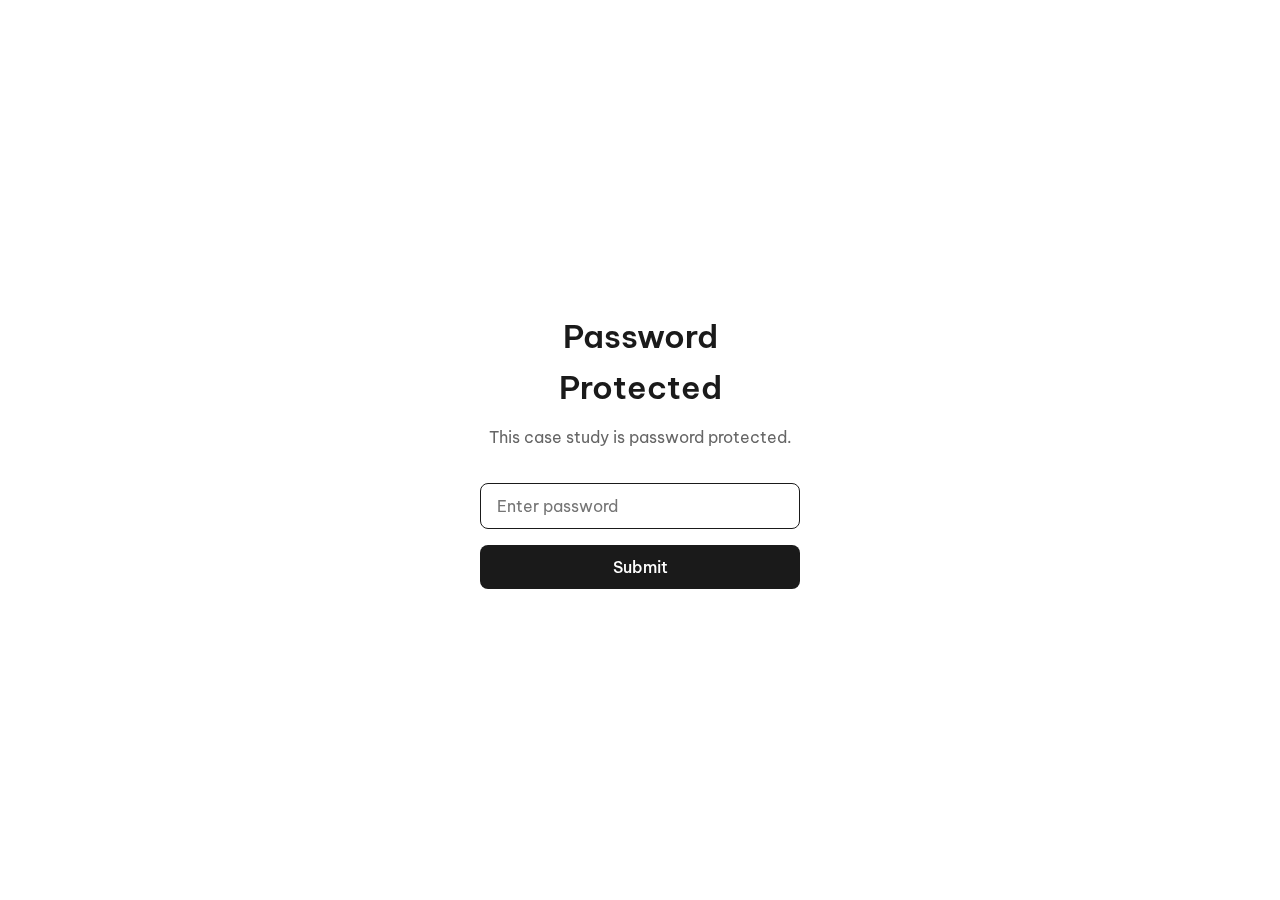
<file: branching-conditions.html>
<!DOCTYPE html>
<html lang="en">
<head>
    <meta charset="UTF-8">
    <meta name="viewport" content="width=device-width, initial-scale=1.0">
    <title>Branching conditions </title>
    <link rel="icon" type="image/png" href="ed-flavicon.png">
    <link rel="preconnect" href="https://fonts.googleapis.com">
    <link rel="preconnect" href="https://fonts.gstatic.com" crossorigin>
    <link href="https://fonts.googleapis.com/css2?family=Averia+Gruesa+Libre&family=Be+Vietnam+Pro:wght@400;500;600;700&family=Libre+Baskerville:ital,wght@1,500&family=Noto+Sans+HK:wght@300;400;500;700&display=swap" rel="stylesheet">
    <link rel="stylesheet" href="styles.css">
    <link rel="stylesheet" href="case-study.css">
</head>
<body>
    <nav class="navigation case-study-nav">
        <div class="nav-container">
            <a href="index.html" class="nav-link back-link-nav">
                <span class="back-arrow">←</span> Back
            </a>
        </div>
    </nav>

    <main class="case-study-main">
        <!-- Hero Container -->
        <div class="case-hero-container">
            <div class="case-hero-image-wrapper">
                <img src="images/Branching conditions images/triggers-hero.png" alt="Branching Conditions">
            </div>
            <div class="case-hero-content">
                <div class="case-study-meta">Outreach • 2023</div>
                <h1 class="case-study-title">Branching conditions</h1>
                <p class="case-study-body">Making automation-building more streamlined by helping admins consolidate related triggers.</p>
            </div>
        </div>

        <!-- Hero Section -->
        <section class="case-hero-section">
            <div class="case-container">
                <div class="case-overview-section">
                    <h2 class="case-section-label">Overview</h2>
                    
                    <h3 class="case-main-headline">Helping admins automate repetitive tasks more efficiently.</h3>
                    
                    <p class="case-intro-text">
                        Within sales orgs, there are many manual processes that sales reps have to juggle. Sometimes, an important step will slip through the cracks, which can have negative downstream effects for the entire sales team. Outreach.io offers a tool, called Triggers, that allows admins to automate these repetitive tasks through building automation rules. This assures that steps will not be forgotten and also allows sales reps to focus more on the important tasks that close deals.
                    </p>
                </div>
            </div>
        </section>

        <!-- Image -->
        <section class="case-image-section">
            <img src="images/Branching conditions images/triggers-background.png" alt="Triggers Background" style="width: 100%; height: auto; display: block;">
        </section>

        <!-- Problem Space Section -->
        <section class="case-problem-section">
            <div class="case-container">
                <h2 class="case-section-label">Problem space</h2>
                <h3 class="case-section-headline">Duplicative triggers</h3>
                
                <p class="case-section-text">
                    Admins have many triggers that are exact copies of each other except for one or two conditions. This results in very long lists of triggers that make it difficult for admins to track, update, or debug issues. The behavior of creating duplicative triggers is due to one-off conditions that determine segment-specific actions, such as:
                </p>
                
                <ul class="case-section-text" style="list-style: none; padding-left: 0; margin-bottom: 40px;">
                    <li style="margin-bottom: 15px;">• Tagging customer details based on a meeting's outcome</li>
                    <li style="margin-bottom: 15px;">• Putting prospective customers into language or region-specific campaigns</li>
                    <li style="margin-bottom: 15px;">• Assigning prospective customers to specific sales teams</li>
                </ul>
                
                <img src="images/Branching conditions images/triggers-background-2.png" alt="Triggers Background 2" style="width: 100%; height: auto; display: block; margin-top: 40px; border: none; border-radius: 24px;">
            </div>
        </section>

        <!-- Design Goals Section -->
        <section class="case-discovery-section">
            <div class="case-container">
                <h2 class="case-section-label">Design goals</h2>
                <h3 class="case-section-headline">Three main design goals</h3>
                
                <div class="case-insights-grid case-insights-grid-3col">
                    <div class="case-insight-item">
                        <div class="case-insight-number">1</div>
                        <div class="case-insight-text"><strong>Trigger consolidation:</strong> We want to help admins consolidate related triggers, so that they only have to manage 1 trigger rather than managing 7 different triggers.</div>
                    </div>
                    
                    <div class="case-insight-item">
                        <div class="case-insight-number">2</div>
                        <div class="case-insight-text"><strong>Make updating triggers simple:</strong> Making it easy for admins to scan information and find what they need to fix or update.</div>
                    </div>
                    
                    <div class="case-insight-item">
                        <div class="case-insight-number">3</div>
                        <div class="case-insight-text"><strong>Addition without confusion:</strong> We want the trigger-building experience to be easier manage, without conflicting with our users' current mental model of how to build triggers.</div>
                    </div>
                </div>
            </div>
        </section>

        <!-- Discovery Section -->
        <section class="case-problem-section">
            <div class="case-container">
                <h2 class="case-section-label">Discovery</h2>
                <h3 class="case-section-headline">Defining what trigger consolidation entails</h3>
                
                <p class="case-section-text">
                    Today, our trigger builder requires you to define the overarching conditions needed for automated actions to activate. Our approach for consolidating triggers was to introduce the concept of branching conditions: allowing you to define additional conditions needed for certain actions to activate.
                </p>
            </div>
        </section>

        <!-- Image -->
        <section class="case-image-section" style="margin-bottom: 28px;">
            <img src="images/Branching conditions images/triggers-background-3.png" alt="Triggers Background 3" style="width: 100%; height: auto; display: block;">
        </section>

        <!-- Discovering Mental Models Section -->
        <section class="case-problem-section">
            <div class="case-container">
                <h4 class="case-subsection-headline">Discovering admins' mental models when building automations</h4>
                
                <p class="case-section-text">
                    We did a discovery round of research with 6 of our current customers, learning about how triggers are built at their organizations today. We also walked our customers through a cognitive mapping exercise.
                </p>
                
                <img src="images/Branching conditions images/triggers-background-4.png" alt="Triggers Background 4" style="width: 100%; height: auto; display: block; margin: 40px 0; border: 1px solid #E1E1E3; border-radius: 24px;">
                
                <div class="case-question-card">
                    <div class="case-question-label">Biggest takeaway</div>
                    <div class="case-question-text">Most users expect to define conditions first, and then define the actions that result from the conditions being met.</div>
                    <p class="case-question-text" style="font-size: 16px; margin-top: 16px;">Doing it in reverse (defining actions and then defining conditions) took longer for users to work through.</p>
                </div>
                
                <p class="case-section-text">
                    However, with how our trigger builder was currently built, users would have to define the branching action first before defining the branching condition. Moving forward, we needed to understand which path would be less disruptive to users:
                </p>
                
                <ul class="case-section-text" style="list-style: none; padding-left: 0; margin-bottom: 40px;">
                    <li style="margin-bottom: 15px;">• Drastically changing the way triggers are built in order to match expectations</li>
                    <li style="margin-bottom: 15px;">• Or, adding new functionality to a familiar-but-counterintuitive way of trigger-building</li>
                </ul>
            </div>
        </section>

        <!-- Exploring Options Section -->
        <section class="case-discovery-section">
            <div class="case-container">
                <h2 class="case-section-label">Exploring options</h2>
                <h3 class="case-section-headline">First version</h3>
                
                <p class="case-section-text">
                    This exploration attempted to keep today's UI as intact as possible, which resulted in allowing users to attach conditions after they create an action.
                </p>
            </div>
        </section>

        <!-- Image -->
        <section class="case-image-section">
            <img src="images/Branching conditions images/triggers-original-1.gif" alt="First Version Exploration" style="width: 100%; height: auto; display: block;">
        </section>

        <!-- Second Version Section -->
        <section class="case-problem-section">
            <div class="case-container">
                <h3 class="case-section-headline">Second version</h3>
                
                <p class="case-section-text">
                    This exploration took into account users' trigger-building mental models by creating a clear input-output visual between Conditions and Actions. I also communicated the concept of branching via indentation and connection lines.
                </p>
            </div>
        </section>

        <!-- Image -->
        <section class="case-image-section">
            <img src="images/Branching conditions images/triggers-original-2.gif" alt="Second Version Exploration" style="width: 100%; height: auto; display: block;">
        </section>

        <!-- Merging Conditions Section -->
        <section class="case-discovery-section">
            <div class="case-container">
                <h3 class="case-section-headline">Merging all condition types underneath one list</h3>
                
                <p class="case-section-text">
                    Another issue surfaced during the first iteration: conditions were split into multiple sections by type, forcing users to scan 2–3 separate menus to find the right option. This was both time-consuming and vertically heavy—problems that would only compound when supporting multiple condition sets.
                </p>
                
                <p class="case-section-text">
                    To streamline trigger creation, we explored unifying all condition types into a single list. <strong>We ultimately moved forward with a context-menu approach, which minimizes clicks and allows users to view more options at once.</strong>
                </p>
                
                <div class="before-after-slider" style="margin-top: 40px; position: relative; width: 100%; border-radius: 24px; overflow: hidden; border: 1px solid #E1E1E3;">
                    <div class="before-after-container" style="position: relative; width: 100%;">
                        <div class="before-image-wrapper" style="position: relative; width: 100%; overflow: hidden;">
                            <img src="images/Branching conditions images/triggers-original-5.png" alt="Before" class="before-image" style="display: block; width: 100%; height: auto;">
                        </div>
                        <div class="after-image-wrapper" style="position: absolute; top: 0; left: 0; width: 50%; overflow: hidden;">
                            <img src="images/Branching conditions images/triggers-original-3.png" alt="After" class="after-image" style="position: absolute; top: 0; left: 0; width: 100%; height: auto;">
                        </div>
                        <div class="slider-handle" style="position: absolute; top: 0; bottom: 0; left: 50%; width: 4px; background: #1a1a1a; cursor: ew-resize; transform: translateX(-50%); z-index: 10;">
                            <div class="slider-handle-circle" style="position: absolute; top: 50%; left: 50%; transform: translate(-50%, -50%); width: 40px; height: 40px; background: #1a1a1a; border-radius: 50%; border: 3px solid #fff; box-shadow: 0 2px 8px rgba(0,0,0,0.3);"></div>
                        </div>
                        <div class="before-label" style="position: absolute; bottom: 20px; left: 20px; padding: 8px 16px; background: rgba(255, 255, 255, 0.8); backdrop-filter: blur(10px); border-radius: 8px; font-family: 'Be Vietnam Pro', sans-serif; font-size: 14px; font-weight: 600; color: #1a1a1a; z-index: 5; opacity: 1; transition: opacity 0.3s ease;">Before</div>
                        <div class="after-label" style="position: absolute; bottom: 20px; right: 20px; padding: 8px 16px; background: rgba(255, 255, 255, 0.8); backdrop-filter: blur(10px); border-radius: 8px; font-family: 'Be Vietnam Pro', sans-serif; font-size: 14px; font-weight: 600; color: #1a1a1a; z-index: 5; opacity: 1; transition: opacity 0.3s ease;">After</div>
                    </div>
                </div>
            </div>
        </section>

        <!-- Testing Section -->
        <section class="case-testing-section">
            <div class="case-container">
                <h2 class="case-section-label">Testing</h2>
                <h3 class="case-section-headline">Main insights from prototype testing</h3>
                
                <p class="case-section-text">
                    We conducted comparative usability testing with the same 6 customers and 2 additional customers. I was fully expecting users to find Version 1 easier to build. However…
                </p>
                
                <div class="case-findings-grid case-findings-grid-3col">
                    <div class="case-finding-item">
                        <div class="case-finding-title">6 out of 8 participants struggled with Version 1</div>
                        <div class="case-finding-description">"But I already set [overarching] conditions up above…why are there more 'add condition' buttons here?" — Customer #2</div>
                    </div>
                    
                    <div class="case-finding-item">
                        <div class="case-finding-title">2 out of 8 participants struggled with Version 2</div>
                        <div class="case-finding-description">Users appreciated seeing the direct relationship between conditions and actions. They also comprehended the concept of "branching actions" easier.</div>
                    </div>
                    
                    <div class="case-finding-item">
                        <div class="case-finding-title">The new conditions menu caused little friction</div>
                        <div class="case-finding-description">In fact, most did not notice the change. When brought to their attention, the change was unanimously viewed as an improvement.</div>
                    </div>
                </div>
            </div>
        </section>

        <!-- Implementing Feedback Section -->
        <section class="case-problem-section">
            <div class="case-container">
                <h2 class="case-section-label">Implementing feedback</h2>
                <h3 class="case-section-headline">Refining the designs</h3>
                
                <p class="case-section-text">
                    Nonetheless, Version 2, while more successful and preferred, was not perfect. We still wanted to address why some were struggling with this version and take into account the feedback we got from customers. For this reason, we wanted to:
                </p>
                
                <div class="case-insights-grid" style="margin-top: 40px;">
                    <div class="case-insight-item">
                        <h4 class="case-subsection-headline" style="margin-top: 0; margin-bottom: 15px;">Cut down on repetitive copy</h4>
                        <p class="case-section-text" style="margin-bottom: 0;">
                            In order to reduce cognitive load, I focused on removing the long explanations of conditions and actions in each section and replaced them with simple If/Then labeling.
                        </p>
                    </div>
                    
                    <div class="case-insight-item">
                        <h4 class="case-subsection-headline" style="margin-top: 0; margin-bottom: 15px;">Reduce unnecessary padding</h4>
                        <p class="case-section-text" style="margin-bottom: 0;">
                            These triggers can get quite lengthy and require a lot of scrolling. In order to make the experience tighter, I reduced the padding and tweaked the spacing between elements.
                        </p>
                    </div>
                </div>
            </div>
        </section>

        <!-- Image -->
        <section class="case-image-section" style="margin-bottom: 40px;">
            <img src="images/Branching conditions images/triggers-final-1.png" alt="Refined Design - Reduced Padding" style="width: 100%; height: auto; display: block;">
        </section>

        <!-- Duplication Feature Section -->
        <section class="case-discovery-section">
            <div class="case-container">
                <h4 class="case-subsection-headline">Allow for duplication of branching actions</h4>
                
                <p class="case-section-text">
                    We learned that some customers can have upwards of 20 branching actions with this new framework. In order to make building so many branches easier, we added the ability to duplicate. This reduces the number of clicks from 12 to 6 per branching action.
                </p>
            </div>
        </section>

        <!-- Image -->
        <section class="case-image-section" style="margin-bottom: 40px;">
            <img src="images/Branching conditions images/triggers-final-2.png" alt="Duplication Feature" style="width: 100%; height: auto; display: block;">
        </section>

        <!-- Collapsible Sections Section -->
        <section class="case-problem-section">
            <div class="case-container">
                <h4 class="case-subsection-headline">Collapsible sections</h4>
                
                <p class="case-section-text">
                    For similar reasons of allowing for duplication and wanting to reduce padding, we also introduced collapsing sections for easier scanning. Collapsing translates the inputted conditions and actions into readable sentences, so that admins can quickly find a section they need to update.
                </p>
            </div>
        </section>

        <!-- Image -->
        <section class="case-image-section">
            <img src="images/Branching conditions images/triggers-final-3.gif" alt="Collapsible Sections" style="width: 100%; height: auto; display: block;">
        </section>

        <!-- Final Design Section -->
        <section class="case-final-section">
            <div class="case-container">
                <h2 class="case-section-label">Final design</h2>
                <h3 class="case-section-headline">Streamlined trigger-building experience</h3>
                
                <p class="case-section-text">
                    The final design successfully addresses the problem of duplicative triggers by allowing admins to consolidate related triggers into a single, manageable trigger with branching conditions. The clear visual relationship between conditions and actions, combined with streamlined interactions, makes it easier for admins to build and maintain their automation rules.
                </p>
            </div>
        </section>

        <!-- Final Image -->
        <section class="case-image-section">
            <img src="images/Branching conditions images/triggers-final-4.png" alt="Final Design / Product Showcase" style="width: 100%; height: auto; display: block;">
        </section>

        <!-- Results Section -->
        <section class="case-problem-section">
            <div class="case-container">
                <h2 class="case-section-label">Results</h2>
                <h3 class="case-section-headline">What's next?</h3>
                
                <p class="case-section-text">
                    We have recently shipped a beta version of this feature. We'll be using this to gather further feedback on how to improve the experience before making it generally available. Since it is common for admins to create new triggers at the start/end of a fiscal quarter, we will be tracking the overall usage and adoption of branching actions for newly built triggers.
                </p>
            </div>
        </section>
    </main>

    <footer class="footer">
        <div class="container">
            <div class="footer-links">
                <a href="elisabeth-dunn-resume-2026.pdf" class="footer-link">Resume</a>
                <a href="https://linkedin.com/in/elisadunn" target="_blank" class="footer-link">LinkedIn</a>
                <a href="mailto:elisa.tdunn@gmail.com" class="footer-link">elisa.tdunn@gmail.com</a>
            </div>
            <p class="footer-copyright">&copy; 2024 Elisa Dunn. All rights reserved.</p>
        </div>
    </footer>

    <script src="password-protection.js"></script>
    <script src="script.js"></script>
</body>
</html>
</file>
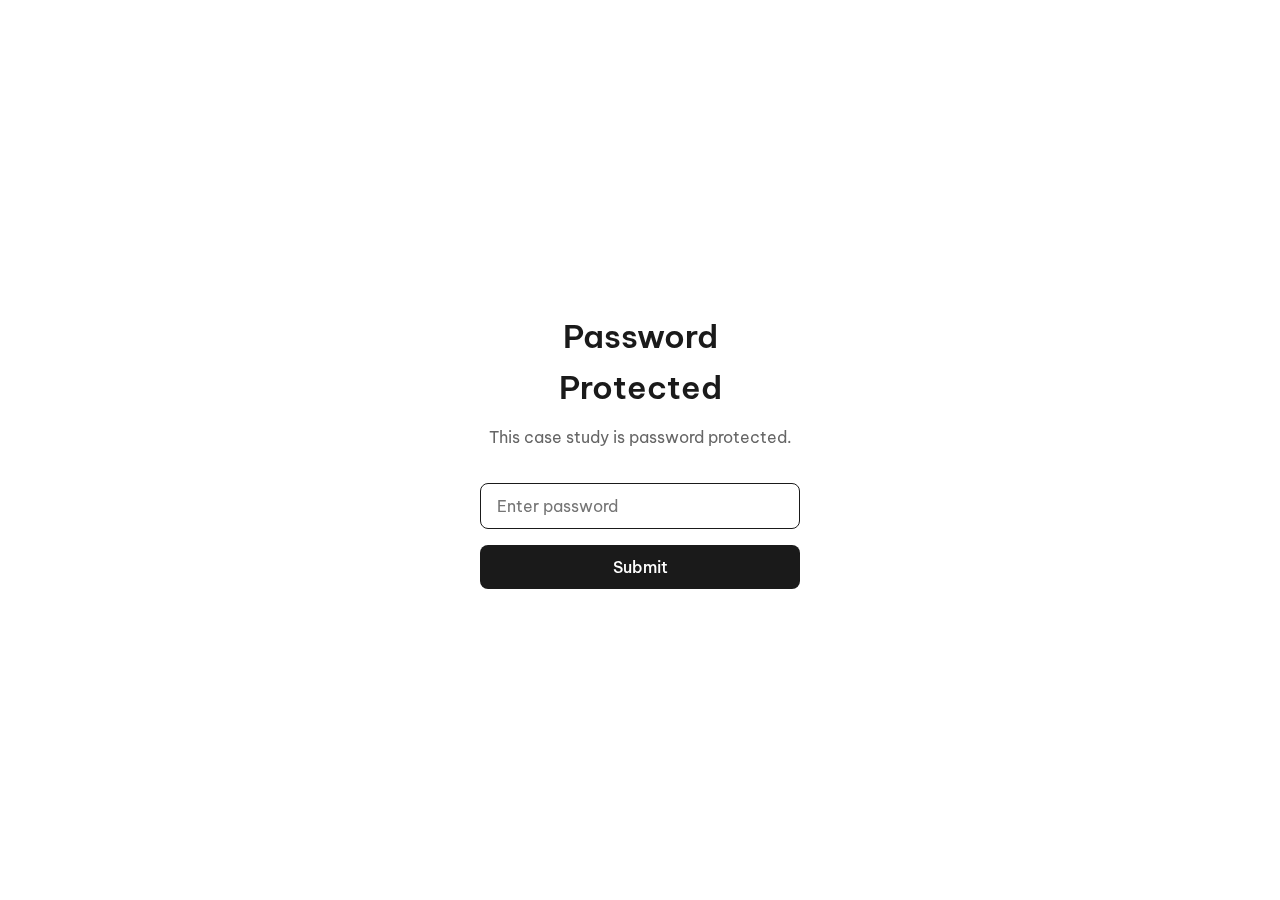
<file: case-study-1.html>
<!DOCTYPE html>
<html lang="en">
<head>
    <meta charset="UTF-8">
    <meta name="viewport" content="width=device-width, initial-scale=1.0">
    <title>Creating pay bands | Elisa Dunn</title>
    <link rel="preconnect" href="https://fonts.googleapis.com">
    <link rel="preconnect" href="https://fonts.gstatic.com" crossorigin>
    <link href="https://fonts.googleapis.com/css2?family=Averia+Gruesa+Libre&family=Be+Vietnam+Pro:wght@400;500;600;700&family=Libre+Baskerville:ital,wght@1,500&family=Noto+Sans+HK:wght@300;400;500;700&display=swap" rel="stylesheet">
    <link rel="stylesheet" href="styles.css">
    <link rel="stylesheet" href="case-study.css">
</head>
<body>
    <nav class="navigation case-study-nav">
        <div class="nav-container">
            <a href="index.html" class="nav-link back-link-nav">
                <span class="back-arrow">←</span> Back
            </a>
        </div>
    </nav>

    <main class="case-study-main">
        <!-- Hero Container -->
        <div class="case-hero-container">
            <div class="case-hero-image-wrapper">
                <div class="case-image-placeholder" style="width: 420px; height: 324px; border: 2px dashed #ddd; border-radius: 8px; display: flex; align-items: center; justify-content: center; color: #999; font-size: 16px;">
                    <span>Hero Image</span>
                </div>
            </div>
            <div class="case-hero-content">
                <div class="case-study-meta">Lattice • 2024</div>
                <h1 class="case-study-title">Creating pay bands</h1>
                <p class="case-study-body">Simplifying the creation of compensation structures for small businesses.</p>
            </div>
        </div>

        <!-- Hero Section -->
        <section class="case-hero-section">
            <div class="case-container">
                <div class="case-overview-section">
                    <h2 class="case-section-label">Overview</h2>
                    
                    <h3 class="case-main-headline">Bringing Predictive Intelligence to Sales Teams.</h3>
                    
                    <p class="case-intro-text">
                        I led the design and development of a pipeline forecasting system designed to bring data-driven insights into sales operations and support teams navigating complex deal cycles. The work helped transform how sales teams predict revenue and has received recognition by industry leaders.
                    </p>
                    
                    <p class="case-intro-text">
                        I led the design and development of a pipeline forecasting system designed to bring data-driven insights into sales operations and support teams navigating complex deal cycles. The work helped transform how sales teams predict revenue and has received recognition by industry leaders.
                    </p>
                    
                    <p class="case-intro-text">
                        I led the design and development of a pipeline forecasting system designed to bring data-driven insights into sales operations and support teams navigating complex deal cycles. The work helped transform how sales teams predict revenue and has received recognition by industry leaders.
                    </p>
                </div>
            </div>
        </section>

        <!-- Image Placeholder -->
        <section class="case-image-section">
            <div class="case-container">
                <div class="case-image-placeholder large">
                    <span>Hero Image / Project Overview</span>
                </div>
            </div>
        </section>

        <!-- Recognition Section -->
        <section class="case-recognition-section">
            <div class="case-container">
                <h2 class="case-section-label">Recognition</h2>
                <div class="case-recognition-grid">
                    <div class="case-recognition-item">Industry Awards</div>
                    <div class="case-recognition-item">Data Science Winner</div>
                    <div class="case-recognition-item">Vision Video</div>
                </div>
            </div>
        </section>

        <!-- Metrics Section -->
        <section class="case-metrics-section">
            <div class="case-container">
                <div class="case-metric-card">
                    <h4 class="case-metric-label">model accuracy</h4>
                    <h2 class="case-metric-value">85%</h2>
                    <p class="case-metric-description">of forecasts achieved target accuracy within 5% margin of error</p>
                </div>
                
                <div class="case-metric-card">
                    <h4 class="case-metric-label">time saved</h4>
                    <h2 class="case-metric-value">5+</h2>
                    <p class="case-metric-description">hours per week saved per sales team member</p>
                </div>
                
                <div class="case-metric-card">
                    <h4 class="case-metric-label">adoption rate</h4>
                    <h2 class="case-metric-value">90%</h2>
                    <p class="case-metric-description">of sales teams successfully integrated the forecasting system</p>
                </div>
                
                <div class="case-metric-card">
                    <h4 class="case-metric-label">revenue impact</h4>
                    <h2 class="case-metric-value">~35%</h2>
                    <p class="case-metric-description">improvement in forecast accuracy compared to manual methods</p>
                </div>
            </div>
        </section>

        <!-- Image Placeholder -->
        <section class="case-image-section">
            <div class="case-container">
                <div class="case-image-placeholder medium">
                    <span>Dashboard Screenshot / UI Design</span>
                </div>
            </div>
        </section>

        <!-- Problem Space -->
        <section class="case-problem-section">
            <div class="case-container">
                <h2 class="case-section-label">Problem space</h2>
                <h3 class="case-section-headline">Sales Teams and Revenue Predictions</h3>
                
                <p class="case-section-text">
                    In today's competitive markets, complex deal cycles and manual forecasting become common challenges for sales teams navigating revenue planning. In a data-driven business environment, how can sales organizations improve their forecasting accuracy? Or better yet, <strong>is it the process that should adapt to leverage modern data science capabilities.</strong>
                </p>
                
                <p class="case-section-text">
                    In today's competitive markets, complex deal cycles and manual forecasting become common challenges for sales teams navigating revenue planning. In a data-driven business environment, how can sales organizations improve their forecasting accuracy? Or better yet, <strong>is it the process that should adapt to leverage modern data science capabilities.</strong>
                </p>
                
                <p class="case-section-text">
                    Shifting my role from Data Analyst to Design Lead, I helped lead our discovery meetings, translating and communicating technical models into user-friendly interfaces.
                </p>
                
                <p class="case-section-text">
                    This stage within our process was extremely iterative, being careful to explore data science approaches while still incorporating business requirements and user feedback.
                </p>
            </div>
        </section>

        <!-- Image Placeholder -->
        <section class="case-image-section">
            <div class="case-container">
                <div class="case-image-placeholder medium">
                    <span>Research / User Interviews</span>
                </div>
            </div>
        </section>

        <!-- Discovery Section -->
        <section class="case-discovery-section">
            <div class="case-container">
                <h2 class="case-section-label">DISCOVERY</h2>
                <h3 class="case-section-headline">Data Science for Sales Teams.</h3>
                
                <p class="case-section-text">
                    We found potential in leveraging machine learning and statistical modeling to transform how sales teams approach pipeline forecasting, combining historical data patterns with real-time deal information to create accurate predictions.
                </p>
                
                <p class="case-section-text">
                    We found potential in leveraging machine learning and statistical modeling to transform how sales teams approach pipeline forecasting, combining historical data patterns with real-time deal information to create accurate predictions.
                </p>
                
                <p class="case-section-text">
                    We found potential in leveraging machine learning and statistical modeling to transform how sales teams approach pipeline forecasting, combining historical data patterns with real-time deal information to create accurate predictions.
                </p>
                
                <h4 class="case-subsection-headline">Designed for Sales Teams, <em>with</em> Sales Teams.</h4>
                
                <p class="case-section-text">
                    By <strong>collaborating with sales representatives to help ideate a data-driven solution</strong>, we better understood their workflow needs and opinions, and considered perspectives and new features we might have overlooked as data scientists.
                </p>
                
                <p class="case-section-text">
                    By <strong>collaborating with sales representatives to help ideate a data-driven solution</strong>, we better understood their workflow needs and opinions, and considered perspectives and new features we might have overlooked as data scientists.
                </p>
            </div>
        </section>

        <!-- Image Placeholder -->
        <section class="case-image-section">
            <div class="case-container">
                <div class="case-image-placeholder large">
                    <span>Design Process / Wireframes</span>
                </div>
            </div>
        </section>

        <!-- User Testing Section -->
        <section class="case-testing-section">
            <div class="case-container">
                <h2 class="case-section-label">USER TESTING</h2>
                <h3 class="case-section-headline">How we tested users by bringing Pipeline Forecasting to life.</h3>
                
                <div class="case-testing-methods">
                    <div class="case-testing-method">
                        <h4 class="case-method-title">A/B Testing</h4>
                        <p class="case-method-description">Users pilot tested our dashboard designs against different information architectures.</p>
                    </div>
                    
                    <div class="case-testing-method">
                        <h4 class="case-method-title">Prototype Simulation</h4>
                        <p class="case-method-description">Users simulated the actual workflow and experience of the system through interactive mockups.</p>
                    </div>
                    
                    <div class="case-testing-method">
                        <h4 class="case-method-title">Heuristic Survey</h4>
                        <p class="case-method-description">After experiencing our prototype, users gave honest feedback through non-moderated surveys.</p>
                    </div>
                </div>
                
                <p class="case-section-text">
                    In order to test Pipeline Forecasting's features, <strong>we simulated a 'minimal' prototype</strong> to evaluate the usability of the product's interface and workflow with user feedback.
                </p>
            </div>
        </section>

        <!-- Image Placeholder -->
        <section class="case-image-section">
            <div class="case-container">
                <div class="case-image-placeholder medium">
                    <span>Testing Results / User Feedback</span>
                </div>
            </div>
        </section>

        <!-- Final Delivery Section -->
        <section class="case-final-section">
            <div class="case-container">
                <h2 class="case-section-label">FINAL DELIVERY</h2>
                <h3 class="case-section-headline">Allowing sales teams predictive intelligence for Pipeline Forecasting.</h3>
                
                <p class="case-section-text">
                    At the end of the project timeline, we were extremely excited to wrap our solution and present it to the stakeholders and sales teams who supported us during Pipeline Forecasting's creation.
                </p>
                
                <p class="case-section-text">
                    At the end of the project timeline, we were extremely excited to wrap our solution and present it to the stakeholders and sales teams who supported us during Pipeline Forecasting's creation.
                </p>
                
                <p class="case-section-text">
                    At the end of the project timeline, we were extremely excited to wrap our solution and present it to the stakeholders and sales teams who supported us during Pipeline Forecasting's creation.
                </p>
            </div>
        </section>

        <!-- Final Image Placeholder -->
        <section class="case-image-section">
            <div class="case-container">
                <div class="case-image-placeholder large">
                    <span>Final Design / Product Showcase</span>
                </div>
            </div>
        </section>
    </main>

    <footer class="footer">
        <div class="container">
            <div class="footer-links">
                <a href="elisabeth-dunn-resume-2026.pdf" class="footer-link">Resume</a>
                <a href="https://linkedin.com/in/elisadunn" target="_blank" class="footer-link">LinkedIn</a>
                <a href="mailto:elisa.tdunn@gmail.com" class="footer-link">elisa.tdunn@gmail.com</a>
            </div>
            <p class="footer-copyright">&copy; 2024 Elisa Dunn. All rights reserved.</p>
        </div>
    </footer>

    <script src="password-protection.js"></script>
    <script src="script.js"></script>
</body>
</html>
</file>
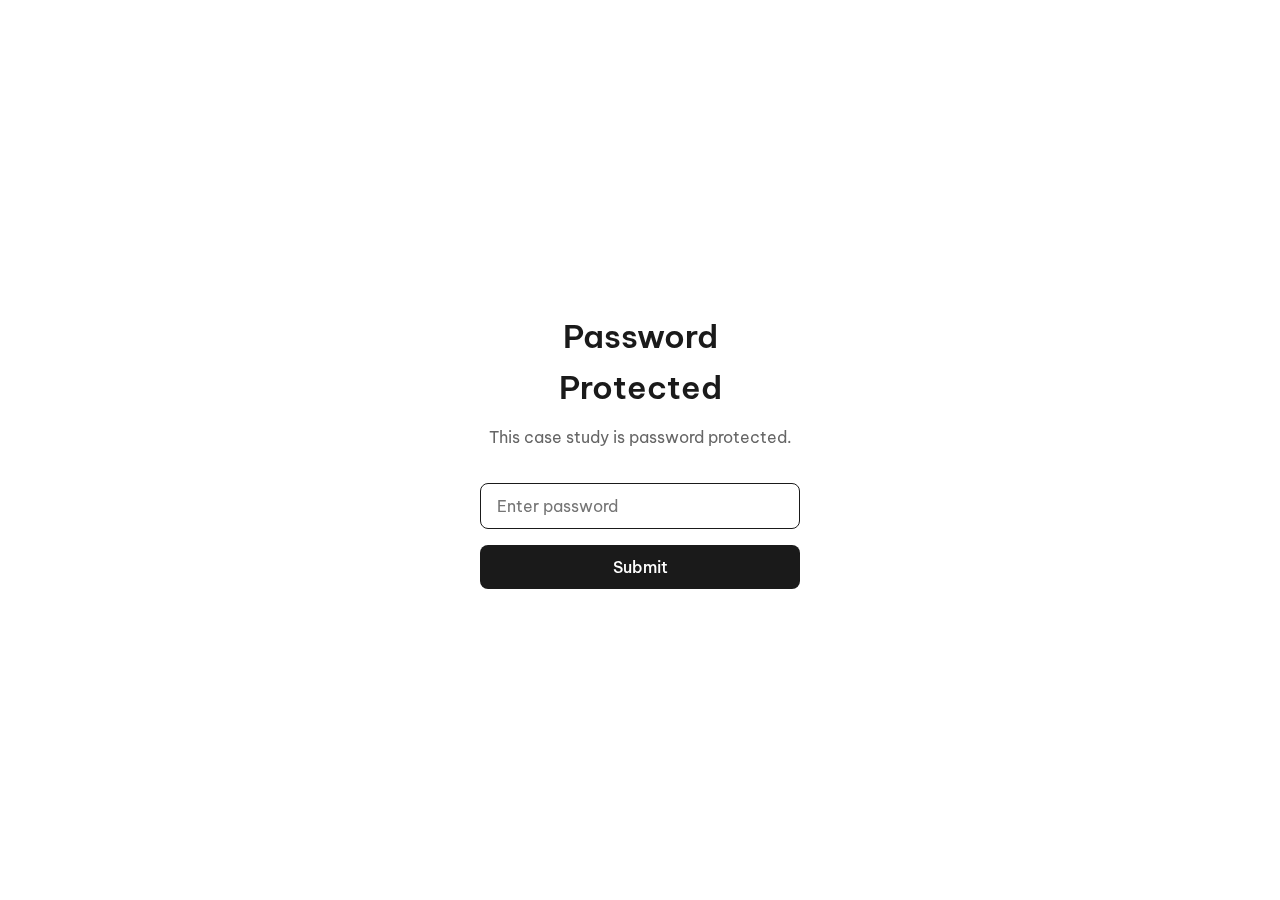
<file: case-study-3.html>
<!DOCTYPE html>
<html lang="en">
<head>
    <meta charset="UTF-8">
    <meta name="viewport" content="width=device-width, initial-scale=1.0">
    <title>Pipeline Forecasting | Elisa Dunn</title>
    <link rel="preconnect" href="https://fonts.googleapis.com">
    <link rel="preconnect" href="https://fonts.gstatic.com" crossorigin>
    <link href="https://fonts.googleapis.com/css2?family=Averia+Gruesa+Libre&family=Be+Vietnam+Pro:wght@400;500;600;700&family=Libre+Baskerville:ital,wght@1,500&family=Noto+Sans+HK:wght@300;400;500;700&display=swap" rel="stylesheet">
    <link rel="stylesheet" href="styles.css">
    <link rel="stylesheet" href="case-study.css">
</head>
<body>
    <nav class="navigation case-study-nav">
        <div class="nav-container">
            <a href="index.html" class="nav-link back-link-nav">
                <span class="back-arrow">←</span> Back
            </a>
        </div>
    </nav>

    <main class="case-study-main">
        <!-- Hero Container -->
        <div class="case-hero-container">
            <div class="case-hero-image-wrapper">
                <img src="images/pipeline-forecast-intro.png" alt="Pipeline Forecasting">
            </div>
            <div class="case-hero-content">
                <div class="case-study-meta">Lattice • 2023</div>
                <h1 class="case-study-title">Pipeline forecasting</h1>
                <p class="case-study-body">Designing an experience that gives sales leaders real-time visibility into team quotas and clear actions to help teams hit their numbers.</p>
            </div>
        </div>

        <!-- Hero Section -->
        <section class="case-hero-section">
            <div class="case-container">
                
                <div class="case-overview-section">
                    <h2 class="case-section-label">Overview</h2>
                    

                    
                    <h3 class="case-main-headline">Bridging the gap between prospecting and deal management.</h3>
                    
                    <p class="case-intro-text">
                        Outreach, a platform historically focused on sales prospecting workflows, faced a significant challenge. While the company had traditionally supported sales reps with prospecting tasks (cold calling, emailing, scheduling meetings), there was a new initiative to support deal management (prioritizing, tracking, and monitoring deals in the pipeline). However, these two critical aspects of the sales process were managed in isolation, which hindered the overall efficiency of our users.
                    </p>
                        <div class="case-question-card">
                            <div class="case-question-label">The primary question</div>
                            <div class="case-question-text">How might we inform sales teams on how to modify their prospecting efforts to reach their deal management goals?</div>
                        </div>
                </div>
            </div>
        </section>

        <!-- Selling a Vision Section -->
        <section class="case-problem-section">
            <div class="case-container">
                <h2 class="case-section-label">Selling a vision</h2>
                <h3 class="case-section-headline">Conceptual designs</h3>
                
                <p class="case-section-text">
                    Recognizing the need for a holistic solution, I collaborated with product management and other designers to envision a new feature. This feature envisioned a "sales pipeline funnel" calculator that would use historical data and AI algorithms to project the number of deals won for a given quarter. This innovation aimed to help sales managers estimate the additional prospecting efforts required to meet their sales quotas.
                </p>
                
                <p class="case-section-text">
                    These early designs were shared with the entire Product-Design-Engineering (PDE) organization and directly with the Chief Product Officer (CPO) to gather preliminary feedback and generate excitement around the concept.
                </p>
            </div>
        </section>

        <!-- Image Placeholder -->
        <section class="case-image-section">
            <img src="images/case study 4 images/pipeline-concept-car.gif" alt="Conceptual Design Mockups" style="width: 100%; height: auto; display: block;">
        </section>

        <!-- Convincing Stakeholders Section -->
        <section class="case-discovery-section">
            <div class="case-container">
                <h2 class="case-section-label">Selling a vision</h2>
                <h3 class="case-section-headline">Convincing stakeholders to spend time on discovery work</h3>
                
                <p class="case-section-text">
                    Product leadership at Outreach was enthusiastic about the project, eager to start development as soon as possible. However, little validation had been conducted to ensure the design met user expectations. Furthermore, no plans existed for integrating this feature into the existing ecosystem.
                </p>
                
                <p class="case-section-text">
                    To address these concerns, I collaborated with Product Management, Engineering, and Data Science to create a project timeline. This timeline allowed for Engineering and Data Science work to be completed a month before the annual sales conference, which was the target for beta readiness. It also incorporated time for discovery and evaluative research.
                </p>
            </div>
        </section>

        <!-- Image Placeholder -->
        <section class="case-image-section">
            <img src="images/case study 4 images/pipeline-timeline.png" alt="Project Timeline" style="width: 100%; height: auto; display: block;">
        </section>

        <!-- Cross-functional Collaboration Section -->
        <section class="case-problem-section">
            <div class="case-container">
                <h2 class="case-section-label">Cross-functional collaboration</h2>
                <h3 class="case-section-headline">Figuring out where this concept should live</h3>
                
                <p class="case-section-text">
                    In collaboration with my Product Manager, I explored synergies with another product vertical known as Deal Intelligence. This team was planning to create a Deal Insights dashboard for sales managers, which appeared to be a suitable home for our new feature. However, since my team was ahead in terms of development, we faced questions about how the new dashboard would look and function and how our feature would fit. To provide the Deal Intelligence team time to catch up, I initiated the discovery research phase.
                </p>
            </div>
        </section>

        <!-- Discovery Research Section -->
        <section class="case-discovery-section">
            <div class="case-container">
                <h2 class="case-section-label">Discovery research</h2>
                <h3 class="case-section-headline">Main insights from talking to sales managers</h3>
                
                <p class="case-section-text">
                    To gain deeper insights, I engaged with three customers and three internal sales managers. Their goal was to understand current workflows, tools, and behaviors. Four main insights emerged from this research:
                </p>
                
                <div class="case-insights-grid">
                    <div class="case-insight-item">
                        <div class="case-insight-number">1</div>
                        <div class="case-insight-text">The traditional inverted triangle-based funnel framework did not always accurately represent sales stages. Also, displaying the entire create-to-close funnel was distracting.</div>
                    </div>
                    
                    <div class="case-insight-item">
                        <div class="case-insight-number">2</div>
                        <div class="case-insight-text">"Accounts contacted" is the prospecting metric that is easiest to correlate with the creation of additional sales pipeline.</div>
                    </div>
                    
                    <div class="case-insight-item">
                        <div class="case-insight-number">3</div>
                        <div class="case-insight-text">Sales managers preferred straightforward recommendations for immediate action. Not as concerned over simulating scenarios.</div>
                    </div>
                    
                    <div class="case-insight-item">
                        <div class="case-insight-number">4</div>
                        <div class="case-insight-text">Sales managers typically plan a quarter or two ahead, with sales pipeline in one quarter primarily built during the previous quarter.</div>
                    </div>
                </div>
                
                <h4 class="case-subsection-headline">Design requirements</h4>
                
                <p class="case-section-text">
                    After defining the top takeaways from the research, I crafted the design requirements I wanted to keep in mind when designing this new experience:
                </p>
                
                <ul class="case-design-requirements">
                    <li>Move away from funnel visualization to represent sales stages more accurately.</li>
                    <li>Shift the focus towards pipeline creation rather than the full create-to-close funnel.</li>
                    <li>Highlight the relationship between work in one quarter and its impact on an upcoming quarter.</li>
                    <li>De-emphasize the calculator and focus on pipeline creation recommendations and impact.</li>
                </ul>
            </div>
        </section>

        <!-- First Iterations Section -->
        <section class="case-problem-section">
            <div class="case-container">
                <h2 class="case-section-label">First iterations</h2>
                <h3 class="case-section-headline">Large card on the dashboard</h3>
                
                <p class="case-section-text">
                    The initial design iteration made some assumptions about the upcoming Deal Insights dashboard. It featured tabs for different sales quarters, with the current quarter marked as "active." Users could view up to three quarters into the future, with a countdown to the next quarter. Recommendations for increasing pipeline via prospecting were provided.
                </p>
            </div>
        </section>

        <!-- Image Placeholder -->
        <section class="case-image-section">
            <img src="images/case study 4 images/pipeline-concepts-1.gif" alt="Initial Dashboard Design" style="width: 100%; height: auto; display: block;">
        </section>

        <!-- Drill Down Section -->
        <section class="case-discovery-section">
            <div class="case-container">
                <h3 class="case-section-headline">Drill down to reveal insights</h3>
                
                <p class="case-section-text">
                    A drilldown option allowed users to toggle between their current trajectory and the recommended trajectory, with a visual connection showing the relationship between the number of accounts contacted and pipeline created.
                </p>
            </div>
        </section>

        <!-- Image Placeholder -->
        <section class="case-image-section">
            <img src="images/case study 4 images/pipeline-concepts-2.gif" alt="Drill Down Interaction" style="width: 100%; height: auto; display: block;">
        </section>

        <!-- Calculator Section -->
        <section class="case-problem-section">
            <div class="case-container">
                <h3 class="case-section-headline">De-emphasizing the calculator functionality</h3>
                
                <p class="case-section-text">
                    I transformed the calculator functionality to be a pop-up from a button, de-emphasizing it but still remaining prominent on the screen.
                </p>
            </div>
        </section>

        <!-- Image Placeholder -->
        <section class="case-image-section">
            <img src="images/case study 4 images/pipeline-concepts-3.png" alt="Calculator Pop-up Design" style="width: 100%; height: auto; display: block;">
        </section>

        <!-- Testing Prototypes Section -->
        <section class="case-testing-section">
            <div class="case-container">
                <h2 class="case-section-label">Testing prototypes</h2>
                <h3 class="case-section-headline">Approach and insights</h3>
                
                <p class="case-section-text">
                    To validate the design, I partnered with User Experience Researchers (UXR) and conducted prototype testing with eight participants. The key questions addressed were:
                </p>
                
                <ul class="case-section-text" style="list-style: none; padding-left: 0; margin-bottom: 40px;">
                    <li style="margin-bottom: 15px;">• Are the interactions discoverable and usable?</li>
                    <li style="margin-bottom: 15px;">• Are the data and data visualizations interpretable?</li>
                    <li style="margin-bottom: 15px;">• What opportunities for improvement exist?</li>
                </ul>
                
                <p class="case-section-text">
                    Feedback from the testing revealed the following insights:
                </p>
                
                <div class="case-findings-grid">
                    <div class="case-finding-item">
                        <div class="case-finding-title">Line chart not ideal</div>
                        <div class="case-finding-description">A quarter-based line chart makes less sense when the timeline is too far into the future (i.e. if we're looking two or three quarters ahead rather than just one quarter ahead).</div>
                    </div>
                    
                    <div class="case-finding-item">
                        <div class="case-finding-title">Some information wasn't valuable</div>
                        <div class="case-finding-description">There were a lot of metrics and numbers displayed in this experience. Some were helpful to sales managers, others were more noisy than helpful.</div>
                    </div>
                    
                    <div class="case-finding-item">
                        <div class="case-finding-title">Need to improve clickability cues</div>
                        <div class="case-finding-description">The prospecting-to-pipeline conversion card seemed clickable even when it was not. This was due to divider lines making the component look like clickable sections.</div>
                    </div>
                    
                    <div class="case-finding-item">
                        <div class="case-finding-title">Desire to see team contributions</div>
                        <div class="case-finding-description">Customers voiced a desire to see a breakdown of team members' contribution to the pipeline. While this was a valuable feature, in order to stick to our deadline, we decided to have this be a post-MVP exploration.</div>
                    </div>
                </div>
            </div>
        </section>

        <!-- Iterating Section -->
        <section class="case-problem-section">
            <div class="case-container">
                <h2 class="case-section-label">Iterating</h2>
                <h3 class="case-section-headline">Fitting into the new Deal Insights Dashboard</h3>
                
                <p class="case-section-text">
                    By this time, the Deal Intelligence team had defined the main pieces of the Deal Insights Dashboard. Since they decided that the overarching content of the page needed to be grounded in one quarter, I needed to brainstorm how to include multi-quarter viewability for our specific feature.
                </p>
            </div>
        </section>

        <!-- Image Placeholder -->
        <section class="case-image-section">
            <img src="images/case study 4 images/pipeline-final-1.png" alt="Deal Insights Dashboard Integration" style="width: 100%; height: auto; display: block;">
        </section>

        <!-- Individual Cards Section -->
        <section class="case-discovery-section">
            <div class="case-container">
                <h3 class="case-section-headline">Individual cards for each future quarter</h3>
                
                <p class="case-section-text">
                    I considered creating a card that allows people to select a future quarter via a dropdown menu. However, I decided to make each future quarter a card of its own. This allows for easy scanning and less clicks to see important information.
                </p>
                
                <p class="case-section-text">
                    I placed them right beneath the current active quarter, so that the information of "quarterly pipeline" is grouped together on the dashboard.
                </p>
            </div>
        </section>

        <!-- Image Placeholder -->
        <section class="case-image-section">
            <img src="images/case study 4 images/pipeline-final-2.png" alt="Quarter Cards Design" style="width: 100%; height: auto; display: block;">
        </section>

        <!-- Progress Bar Section -->
        <section class="case-problem-section">
            <div class="case-container">
                <h3 class="case-section-headline">Switching from line chart to progress bar</h3>
                
                <p class="case-section-text">
                    Utilized a progress bar so that progress towards a goal is clear without having to deal with strange time-based x-axes. Made the legend items vertical so that the numbers are easy to scan.
                </p>
            </div>
        </section>

        <!-- Image Placeholder -->
        <section class="case-image-section">
            <img src="images/case study 4 images/pipeline-breakdown.png" alt="Progress Bar Visualization" style="width: 100%; height: auto; display: block;">
        </section>

        <!-- Recommended Prospecting Section -->
        <section class="case-discovery-section">
            <div class="case-container">
                <h3 class="case-section-headline">Recommended prospecting efforts</h3>
                
                <p class="case-section-text">
                    Each card has a static banner at the bottom that displays a high-level insight. To dig deeper, clicking the info tooltip exposes a popup that explains what prospecting efforts a team needs to close their pipeline gap.
                </p>
                
                <p class="case-section-text">
                    For sales managers that want to simulate different prospecting needs, they can access the calculator via the "View metrics" button.
                </p>
            </div>
        </section>

        <!-- Image Placeholder -->
        <section class="case-image-section">
            <img src="images/case study 4 images/pipeline-final-3.png" alt="Recommendation Banner Design" style="width: 100%; height: auto; display: block;">
        </section>

        <!-- Insight Banner States Section -->
        <section class="case-problem-section">
            <div class="case-container">
                <h3 class="case-section-headline">Designing different states for the insight banner</h3>
                
                <p class="case-section-text">
                    I defined three main types of insights: recommendation on how to improve, acknowledgment of being on track, and acknowledgement of exceeding your goal.
                </p>
                
                <p class="case-section-text">
                    The "recommendation" purposely uses a "light bulb" icon and a filled background to draw the eye to that area. Conversely, the latter two insight banners do not have a filled background. This is so that color is used deliberately for important information that needs action.
                </p>
            </div>
        </section>

        <!-- Image Placeholder -->
        <section class="case-image-section">
            <img src="images/case study 4 images/pipeline-final-4.gif" alt="Insight Banner States" style="width: 100%; height: auto; display: block;">
        </section>

        <!-- AI Signaling Section -->
        <section class="case-problem-section">
            <div class="case-container">
                <h3 class="case-section-headline">Visually signaling the existence of AI</h3>
                
                <p class="case-section-text">
                    To denote that these projections are AI-based, the projected pipeline legend item is adorned with a "magic" icon.
                </p>
            </div>
        </section>

        <!-- Image Placeholder -->
        <section class="case-image-section">
            <img src="images/case study 4 images/pipeline-final-5.png" alt="AI Icon Design" style="width: 100%; height: auto; display: block;">
        </section>

        <!-- Wrapping Up Section -->
        <section class="case-final-section">
            <div class="case-container">
                <h2 class="case-section-label">Wrapping up</h2>
                <h3 class="case-section-headline">What's next</h3>
                
                <p class="case-section-text">
                    The project's timeline was extended due to organizational changes. Thus, Data Science and Engineering were set to complete their work a month after the initial deadline. After releasing to private beta, our next step is to implement the functionality of allowing managers to see their team member's contributions to the sales pipeline. We'll also be monitoring overall usage and potentially usability issues we'll need to address.
                </p>
            </div>
        </section>
    </main>

    <footer class="footer">
        <div class="container">
            <div class="footer-links">
                <a href="elisabeth-dunn-resume-2026.pdf" class="footer-link">Resume</a>
                <a href="https://linkedin.com/in/elisadunn" target="_blank" class="footer-link">LinkedIn</a>
                <a href="mailto:elisa.tdunn@gmail.com" class="footer-link">elisa.tdunn@gmail.com</a>
            </div>
            <p class="footer-copyright">&copy; 2024 Elisa Dunn. All rights reserved.</p>
        </div>
    </footer>

    <script src="password-protection.js"></script>
    <script src="script.js"></script>
</body>
</html>
</file>
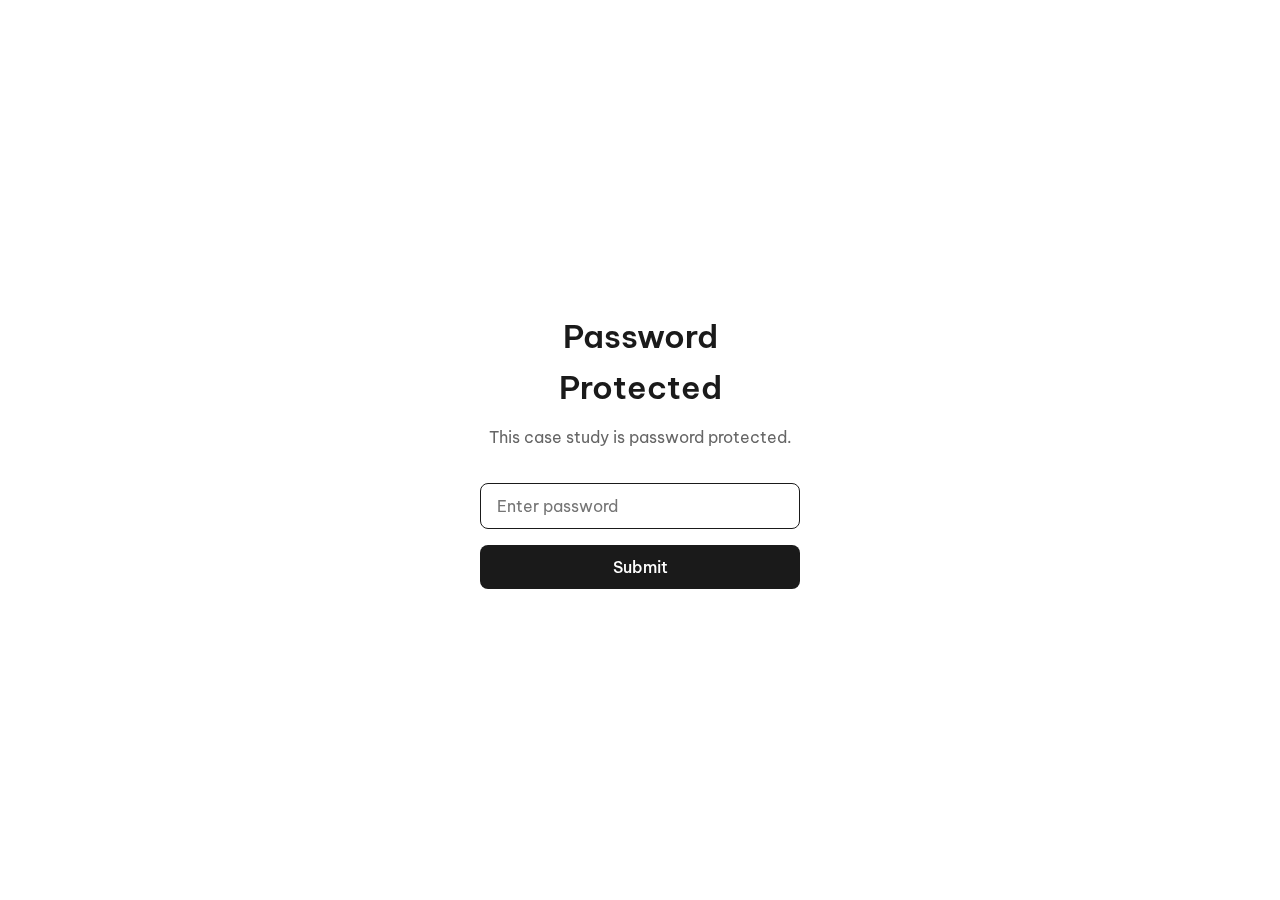
<file: case-study-4.html>
<!DOCTYPE html>
<html lang="en">
<head>
    <meta charset="UTF-8">
    <meta name="viewport" content="width=device-width, initial-scale=1.0">
    <title>Branching conditions | Elisa Dunn</title>
    <link rel="preconnect" href="https://fonts.googleapis.com">
    <link rel="preconnect" href="https://fonts.gstatic.com" crossorigin>
    <link href="https://fonts.googleapis.com/css2?family=Averia+Gruesa+Libre&family=Be+Vietnam+Pro:wght@400;500;600;700&family=Libre+Baskerville:ital,wght@1,500&family=Noto+Sans+HK:wght@300;400;500;700&display=swap" rel="stylesheet">
    <link rel="stylesheet" href="styles.css">
    <link rel="stylesheet" href="case-study.css">
</head>
<body>
    <nav class="navigation case-study-nav">
        <div class="nav-container">
            <a href="index.html" class="nav-link back-link-nav">
                <span class="back-arrow">←</span> Back
            </a>
        </div>
    </nav>

    <main class="case-study-main">
        <!-- Hero Container -->
        <div class="case-hero-container">
            <div class="case-hero-image-wrapper">
                <img src="images/Branching conditions images/triggers-hero.png" alt="Branching Conditions">
            </div>
            <div class="case-hero-content">
                <div class="case-study-meta">Outreach • 2023</div>
                <h1 class="case-study-title">Branching conditions</h1>
                <p class="case-study-body">Making automation-building more streamlined by helping admins consolidate related triggers.</p>
            </div>
        </div>

        <!-- Hero Section -->
        <section class="case-hero-section">
            <div class="case-container">
                <div class="case-overview-section">
                    <h2 class="case-section-label">Overview</h2>
                    
                    <h3 class="case-main-headline">Helping admins automate repetitive tasks more efficiently.</h3>
                    
                    <p class="case-intro-text">
                        Within sales orgs, there are many manual processes that sales reps have to juggle. Sometimes, an important step will slip through the cracks, which can have negative downstream effects for the entire sales team. Outreach.io offers a tool, called Triggers, that allows admins to automate these repetitive tasks through building automation rules. This assures that steps will not be forgotten and also allows sales reps to focus more on the important tasks that close deals.
                    </p>
                </div>
            </div>
        </section>

        <!-- Image -->
        <section class="case-image-section">
            <img src="images/Branching conditions images/triggers-background.png" alt="Triggers Background" style="width: 100%; height: auto; display: block;">
        </section>

        <!-- Problem Space Section -->
        <section class="case-problem-section">
            <div class="case-container">
                <h2 class="case-section-label">Problem space</h2>
                <h3 class="case-section-headline">Duplicative triggers</h3>
                
                <p class="case-section-text">
                    Admins have many triggers that are exact copies of each other except for one or two conditions. This results in very long lists of triggers that make it difficult for admins to track, update, or debug issues. The behavior of creating duplicative triggers is due to one-off conditions that determine segment-specific actions, such as:
                </p>
                
                <ul class="case-section-text" style="list-style: none; padding-left: 0; margin-bottom: 40px;">
                    <li style="margin-bottom: 15px;">• Tagging customer details based on a meeting's outcome</li>
                    <li style="margin-bottom: 15px;">• Putting prospective customers into language or region-specific campaigns</li>
                    <li style="margin-bottom: 15px;">• Assigning prospective customers to specific sales teams</li>
                </ul>
                
                <img src="images/Branching conditions images/triggers-background-2.png" alt="Triggers Background 2" style="width: 100%; height: auto; display: block; margin-top: 40px; border: none; border-radius: 24px;">
            </div>
        </section>

        <!-- Design Goals Section -->
        <section class="case-discovery-section">
            <div class="case-container">
                <h2 class="case-section-label">Design goals</h2>
                <h3 class="case-section-headline">Three main design goals</h3>
                
                <div class="case-insights-grid case-insights-grid-3col">
                    <div class="case-insight-item">
                        <div class="case-insight-number">1</div>
                        <div class="case-insight-text"><strong>Trigger consolidation:</strong> We want to help admins consolidate related triggers, so that they only have to manage 1 trigger rather than managing 7 different triggers.</div>
                    </div>
                    
                    <div class="case-insight-item">
                        <div class="case-insight-number">2</div>
                        <div class="case-insight-text"><strong>Make updating triggers simple:</strong> Making it easy for admins to scan information and find what they need to fix or update.</div>
                    </div>
                    
                    <div class="case-insight-item">
                        <div class="case-insight-number">3</div>
                        <div class="case-insight-text"><strong>Addition without confusion:</strong> We want the trigger-building experience to be easier manage, without conflicting with our users' current mental model of how to build triggers.</div>
                    </div>
                </div>
            </div>
        </section>

        <!-- Discovery Section -->
        <section class="case-problem-section">
            <div class="case-container">
                <h2 class="case-section-label">Discovery</h2>
                <h3 class="case-section-headline">Defining what trigger consolidation entails</h3>
                
                <p class="case-section-text">
                    Today, our trigger builder requires you to define the overarching conditions needed for automated actions to activate. Our approach for consolidating triggers was to introduce the concept of branching conditions: allowing you to define additional conditions needed for certain actions to activate.
                </p>
            </div>
        </section>

        <!-- Image -->
        <section class="case-image-section" style="margin-bottom: 28px;">
            <img src="images/Branching conditions images/triggers-background-3.png" alt="Triggers Background 3" style="width: 100%; height: auto; display: block;">
        </section>

        <!-- Discovering Mental Models Section -->
        <section class="case-problem-section">
            <div class="case-container">
                <h4 class="case-subsection-headline">Discovering admins' mental models when building automations</h4>
                
                <p class="case-section-text">
                    We did a discovery round of research with 6 of our current customers, learning about how triggers are built at their organizations today. We also walked our customers through a cognitive mapping exercise.
                </p>
                
                <img src="images/Branching conditions images/triggers-background-4.png" alt="Triggers Background 4" style="width: 100%; height: auto; display: block; margin: 40px 0; border: 1px solid #E1E1E3; border-radius: 24px;">
                
                <div class="case-question-card">
                    <div class="case-question-label">Biggest takeaway</div>
                    <div class="case-question-text">Most users expect to define conditions first, and then define the actions that result from the conditions being met.</div>
                    <p class="case-question-text" style="font-size: 16px; margin-top: 16px;">Doing it in reverse (defining actions and then defining conditions) took longer for users to work through.</p>
                </div>
                
                <p class="case-section-text">
                    However, with how our trigger builder was currently built, users would have to define the branching action first before defining the branching condition. Moving forward, we needed to understand which path would be less disruptive to users:
                </p>
                
                <ul class="case-section-text" style="list-style: none; padding-left: 0; margin-bottom: 40px;">
                    <li style="margin-bottom: 15px;">• Drastically changing the way triggers are built in order to match expectations</li>
                    <li style="margin-bottom: 15px;">• Or, adding new functionality to a familiar-but-counterintuitive way of trigger-building</li>
                </ul>
            </div>
        </section>

        <!-- Exploring Options Section -->
        <section class="case-discovery-section">
            <div class="case-container">
                <h2 class="case-section-label">Exploring options</h2>
                <h3 class="case-section-headline">First version</h3>
                
                <p class="case-section-text">
                    This exploration attempted to keep today's UI as intact as possible, which resulted in allowing users to attach conditions after they create an action.
                </p>
            </div>
        </section>

        <!-- Image -->
        <section class="case-image-section">
            <img src="images/Branching conditions images/triggers-original-1.gif" alt="First Version Exploration" style="width: 100%; height: auto; display: block;">
        </section>

        <!-- Second Version Section -->
        <section class="case-problem-section">
            <div class="case-container">
                <h3 class="case-section-headline">Second version</h3>
                
                <p class="case-section-text">
                    This exploration took into account users' trigger-building mental models by creating a clear input-output visual between Conditions and Actions. I also communicated the concept of branching via indentation and connection lines.
                </p>
            </div>
        </section>

        <!-- Image -->
        <section class="case-image-section">
            <img src="images/Branching conditions images/triggers-original-2.gif" alt="Second Version Exploration" style="width: 100%; height: auto; display: block;">
        </section>

        <!-- Merging Conditions Section -->
        <section class="case-discovery-section">
            <div class="case-container">
                <h3 class="case-section-headline">Merging all condition types underneath one list</h3>
                
                <p class="case-section-text">
                    Another issue surfaced during the first iteration: conditions were split into multiple sections by type, forcing users to scan 2–3 separate menus to find the right option. This was both time-consuming and vertically heavy—problems that would only compound when supporting multiple condition sets.
                </p>
                
                <p class="case-section-text">
                    To streamline trigger creation, we explored unifying all condition types into a single list. <strong>We ultimately moved forward with a context-menu approach, which minimizes clicks and allows users to view more options at once.</strong>
                </p>
                
                <div class="before-after-slider" style="margin-top: 40px; position: relative; width: 100%; border-radius: 24px; overflow: hidden; border: 1px solid #E1E1E3;">
                    <div class="before-after-container" style="position: relative; width: 100%;">
                        <div class="before-image-wrapper" style="position: relative; width: 100%; overflow: hidden;">
                            <img src="images/Branching conditions images/triggers-original-5.png" alt="Before" class="before-image" style="display: block; width: 100%; height: auto;">
                        </div>
                        <div class="after-image-wrapper" style="position: absolute; top: 0; left: 0; width: 50%; overflow: hidden;">
                            <img src="images/Branching conditions images/triggers-original-3.png" alt="After" class="after-image" style="position: absolute; top: 0; left: 0; width: 100%; height: auto;">
                        </div>
                        <div class="slider-handle" style="position: absolute; top: 0; bottom: 0; left: 50%; width: 4px; background: #1a1a1a; cursor: ew-resize; transform: translateX(-50%); z-index: 10;">
                            <div class="slider-handle-circle" style="position: absolute; top: 50%; left: 50%; transform: translate(-50%, -50%); width: 40px; height: 40px; background: #1a1a1a; border-radius: 50%; border: 3px solid #fff; box-shadow: 0 2px 8px rgba(0,0,0,0.3);"></div>
                        </div>
                        <div class="before-label" style="position: absolute; bottom: 20px; left: 20px; padding: 8px 16px; background: rgba(255, 255, 255, 0.8); backdrop-filter: blur(10px); border-radius: 8px; font-family: 'Be Vietnam Pro', sans-serif; font-size: 14px; font-weight: 600; color: #1a1a1a; z-index: 5; opacity: 1; transition: opacity 0.3s ease;">Before</div>
                        <div class="after-label" style="position: absolute; bottom: 20px; right: 20px; padding: 8px 16px; background: rgba(255, 255, 255, 0.8); backdrop-filter: blur(10px); border-radius: 8px; font-family: 'Be Vietnam Pro', sans-serif; font-size: 14px; font-weight: 600; color: #1a1a1a; z-index: 5; opacity: 1; transition: opacity 0.3s ease;">After</div>
                    </div>
                </div>
            </div>
        </section>

        <!-- Testing Section -->
        <section class="case-testing-section">
            <div class="case-container">
                <h2 class="case-section-label">Testing</h2>
                <h3 class="case-section-headline">Main insights from prototype testing</h3>
                
                <p class="case-section-text">
                    We conducted comparative usability testing with the same 6 customers and 2 additional customers. I was fully expecting users to find Version 1 easier to build. However…
                </p>
                
                <div class="case-findings-grid case-findings-grid-3col">
                    <div class="case-finding-item">
                        <div class="case-finding-title">6 out of 8 participants struggled with Version 1</div>
                        <div class="case-finding-description">"But I already set [overarching] conditions up above…why are there more 'add condition' buttons here?" — Customer #2</div>
                    </div>
                    
                    <div class="case-finding-item">
                        <div class="case-finding-title">2 out of 8 participants struggled with Version 2</div>
                        <div class="case-finding-description">Users appreciated seeing the direct relationship between conditions and actions. They also comprehended the concept of "branching actions" easier.</div>
                    </div>
                    
                    <div class="case-finding-item">
                        <div class="case-finding-title">The new conditions menu caused little friction</div>
                        <div class="case-finding-description">In fact, most did not notice the change. When brought to their attention, the change was unanimously viewed as an improvement.</div>
                    </div>
                </div>
            </div>
        </section>

        <!-- Implementing Feedback Section -->
        <section class="case-problem-section">
            <div class="case-container">
                <h2 class="case-section-label">Implementing feedback</h2>
                <h3 class="case-section-headline">Refining the designs</h3>
                
                <p class="case-section-text">
                    Nonetheless, Version 2, while more successful and preferred, was not perfect. We still wanted to address why some were struggling with this version and take into account the feedback we got from customers. For this reason, we wanted to:
                </p>
                
                <div class="case-insights-grid" style="margin-top: 40px;">
                    <div class="case-insight-item">
                        <h4 class="case-subsection-headline" style="margin-top: 0; margin-bottom: 15px;">Cut down on repetitive copy</h4>
                        <p class="case-section-text" style="margin-bottom: 0;">
                            In order to reduce cognitive load, I focused on removing the long explanations of conditions and actions in each section and replaced them with simple If/Then labeling.
                        </p>
                    </div>
                    
                    <div class="case-insight-item">
                        <h4 class="case-subsection-headline" style="margin-top: 0; margin-bottom: 15px;">Reduce unnecessary padding</h4>
                        <p class="case-section-text" style="margin-bottom: 0;">
                            These triggers can get quite lengthy and require a lot of scrolling. In order to make the experience tighter, I reduced the padding and tweaked the spacing between elements.
                        </p>
                    </div>
                </div>
            </div>
        </section>

        <!-- Image -->
        <section class="case-image-section" style="margin-bottom: 40px;">
            <img src="images/Branching conditions images/triggers-final-1.png" alt="Refined Design - Reduced Padding" style="width: 100%; height: auto; display: block;">
        </section>

        <!-- Duplication Feature Section -->
        <section class="case-discovery-section">
            <div class="case-container">
                <h4 class="case-subsection-headline">Allow for duplication of branching actions</h4>
                
                <p class="case-section-text">
                    We learned that some customers can have upwards of 20 branching actions with this new framework. In order to make building so many branches easier, we added the ability to duplicate. This reduces the number of clicks from 12 to 6 per branching action.
                </p>
            </div>
        </section>

        <!-- Image -->
        <section class="case-image-section" style="margin-bottom: 40px;">
            <img src="images/Branching conditions images/triggers-final-2.png" alt="Duplication Feature" style="width: 100%; height: auto; display: block;">
        </section>

        <!-- Collapsible Sections Section -->
        <section class="case-problem-section">
            <div class="case-container">
                <h4 class="case-subsection-headline">Collapsible sections</h4>
                
                <p class="case-section-text">
                    For similar reasons of allowing for duplication and wanting to reduce padding, we also introduced collapsing sections for easier scanning. Collapsing translates the inputted conditions and actions into readable sentences, so that admins can quickly find a section they need to update.
                </p>
            </div>
        </section>

        <!-- Image -->
        <section class="case-image-section">
            <img src="images/Branching conditions images/triggers-final-3.gif" alt="Collapsible Sections" style="width: 100%; height: auto; display: block;">
        </section>

        <!-- Final Design Section -->
        <section class="case-final-section">
            <div class="case-container">
                <h2 class="case-section-label">Final design</h2>
                <h3 class="case-section-headline">Streamlined trigger-building experience</h3>
                
                <p class="case-section-text">
                    The final design successfully addresses the problem of duplicative triggers by allowing admins to consolidate related triggers into a single, manageable trigger with branching conditions. The clear visual relationship between conditions and actions, combined with streamlined interactions, makes it easier for admins to build and maintain their automation rules.
                </p>
            </div>
        </section>

        <!-- Final Image -->
        <section class="case-image-section">
            <img src="images/Branching conditions images/triggers-final-4.png" alt="Final Design / Product Showcase" style="width: 100%; height: auto; display: block;">
        </section>

        <!-- Results Section -->
        <section class="case-problem-section">
            <div class="case-container">
                <h2 class="case-section-label">Results</h2>
                <h3 class="case-section-headline">What's next?</h3>
                
                <p class="case-section-text">
                    We have recently shipped a beta version of this feature. We'll be using this to gather further feedback on how to improve the experience before making it generally available. Since it is common for admins to create new triggers at the start/end of a fiscal quarter, we will be tracking the overall usage and adoption of branching actions for newly built triggers.
                </p>
            </div>
        </section>
    </main>

    <footer class="footer">
        <div class="container">
            <div class="footer-links">
                <a href="elisabeth-dunn-resume-2026.pdf" class="footer-link">Resume</a>
                <a href="https://linkedin.com/in/elisadunn" target="_blank" class="footer-link">LinkedIn</a>
                <a href="mailto:elisa.tdunn@gmail.com" class="footer-link">elisa.tdunn@gmail.com</a>
            </div>
            <p class="footer-copyright">&copy; 2024 Elisa Dunn. All rights reserved.</p>
        </div>
    </footer>

    <script src="password-protection.js"></script>
    <script src="script.js"></script>
</body>
</html>
</file>
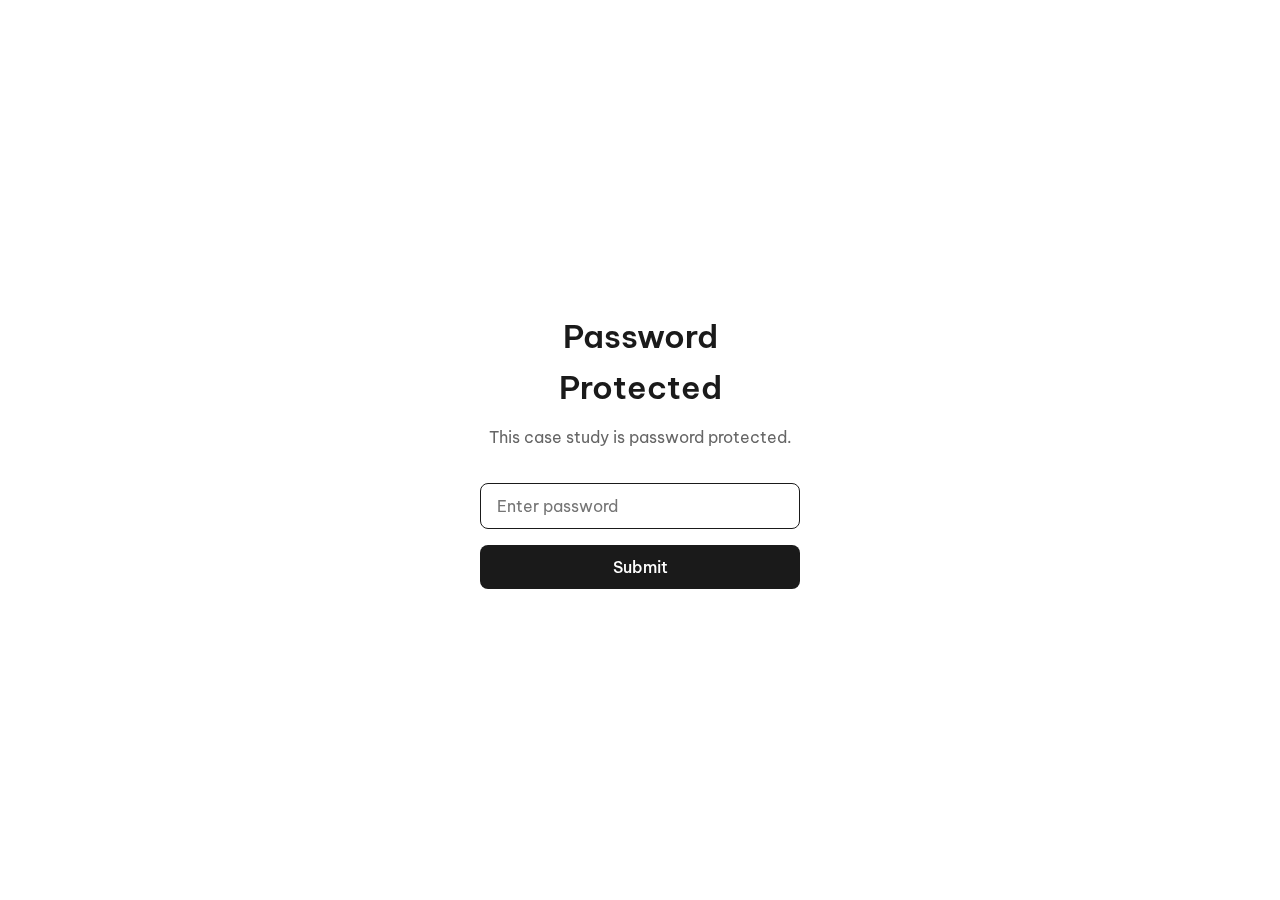
<file: case-study-5.html>
<!DOCTYPE html>
<html lang="en">
<head>
    <meta charset="UTF-8">
    <meta name="viewport" content="width=device-width, initial-scale=1.0">
    <title>SMS Migration | Elisa Dunn</title>
    <link rel="preconnect" href="https://fonts.googleapis.com">
    <link rel="preconnect" href="https://fonts.gstatic.com" crossorigin>
    <link href="https://fonts.googleapis.com/css2?family=Averia+Gruesa+Libre&family=Be+Vietnam+Pro:wght@400;500;600;700&family=Libre+Baskerville:ital,wght@1,500&family=Noto+Sans+HK:wght@300;400;500;700&display=swap" rel="stylesheet">
    <link rel="stylesheet" href="styles.css">
    <link rel="stylesheet" href="case-study.css">
</head>
<body>
    <nav class="navigation case-study-nav">
        <div class="nav-container">
            <a href="index.html" class="nav-link back-link-nav">
                <span class="back-arrow">←</span> Back
            </a>
        </div>
    </nav>

    <main class="case-study-main">
        <!-- Hero Container -->
        <div class="case-hero-container">
            <div class="case-hero-image-wrapper">
                <div class="case-image-placeholder" style="width: 420px; height: 324px; border: 2px dashed #ddd; border-radius: 8px; display: flex; align-items: center; justify-content: center; color: #999; font-size: 16px;">
                    <span>Hero Image</span>
                </div>
            </div>
            <div class="case-hero-content">
                <div class="case-study-meta">Outreach • 2022</div>
                <h1 class="case-study-title">SMS migration</h1>
                <p class="case-study-body">Updating features to match new visual direction while fixing usability issues in the flagship version.</p>
            </div>
        </div>

        <!-- Hero Section -->
        <section class="case-hero-section">
            <div class="case-container">
                <div class="case-overview-section">
                    <h2 class="case-section-label">Overview</h2>
                    
                    <h3 class="case-main-headline">Need to update features to match new visual direction</h3>
                    
                    <p class="case-intro-text">
                        Outreach's Design Systems team completed a complete visual rehaul of the product's components in order to move into a more modern look. Designers were tasked with updating their surfaces with the new "restyled" components. My work spanned multiple surfaces, one of which was the SMS feature. Since we were already in the mindset of "update and improve", this project was focused both on 1:1 migration and fixing any usability issues that lingered in the flagship version.
                    </p>
                </div>
            </div>
        </section>

        <!-- Auditing Section -->
        <section class="case-problem-section">
            <div class="case-container">
                <h2 class="case-section-label">Auditing the platform</h2>
                <h3 class="case-section-headline">Three surfaces to migrate</h3>
                
                <div class="case-insights-grid">
                    <div class="case-insight-item">
                        <div class="case-insight-number">1</div>
                        <div class="case-insight-text"><strong>The main SMS page:</strong> This is where users can see all of their previous text exchanges and create new text exchanges.</div>
                    </div>
                    
                    <div class="case-insight-item">
                        <div class="case-insight-number">2</div>
                        <div class="case-insight-text"><strong>A one-off SMS experience:</strong> This is for users who want to send a quick message while they are elsewhere in the product.</div>
                    </div>
                    
                    <div class="case-insight-item">
                        <div class="case-insight-number">3</div>
                        <div class="case-insight-text"><strong>SMS tasks:</strong> An experience where users can create and schedule a task to send an SMS message to their customers. Outreach's tasks can be pulled up anywhere throughout the product and outside the product via our Google Chrome extension.</div>
                    </div>
                </div>
            </div>
        </section>

        <!-- Identifying Issues Section -->
        <section class="case-discovery-section">
            <div class="case-container">
                <h2 class="case-section-label">Auditing the platform</h2>
                <h3 class="case-section-headline">Identifying issues with our SMS offering</h3>
                
                <div class="case-findings-grid">
                    <div class="case-finding-item">
                        <div class="case-finding-title">Issue 1: Search bar spacing</div>
                        <div class="case-finding-description">The search bar on the main SMS page lacked proper padding and spacing.</div>
                    </div>
                    
                    <div class="case-finding-item">
                        <div class="case-finding-title">Issue 2: Subject line requires memorization</div>
                        <div class="case-finding-description">Subject line requires users to memorize customer's phone numbers in order to remember who the text exchange is with.</div>
                    </div>
                    
                    <div class="case-finding-item">
                        <div class="case-finding-title">Issue 3: Visual differentiation</div>
                        <div class="case-finding-description">Now that our new design system had rounded buttons, the rounded text bubbles do not have any visual differentiation from our buttons.</div>
                    </div>
                    
                    <div class="case-finding-item">
                        <div class="case-finding-title">Issue 4: Avatar component</div>
                        <div class="case-finding-description">The avatar component next to the sender's messages added no additional information or clarity to the user's experience. It also wasted horizontal space, particularly in SMS tasks.</div>
                    </div>
                    
                    <div class="case-finding-item">
                        <div class="case-finding-title">Issue 5: Send button copy</div>
                        <div class="case-finding-description">The send button explicitly said "Send," taking up valuable typing space for users. This was especially problematic for SMS tasks with limited horizontal space.</div>
                    </div>
                    
                    <div class="case-finding-item">
                        <div class="case-finding-title">Issue 6: Color palette</div>
                        <div class="case-finding-description">The flagship version of the one-off SMS dialog used improper color palettes. We needed to correct this by using an off-white background color for the dialog.</div>
                    </div>
                    
                    <div class="case-finding-item">
                        <div class="case-finding-title">Issue 7: Scrolling to typing interface</div>
                        <div class="case-finding-description">Users had to scroll down to the bottom of the text exchange to access the typing interface while using SMS tasks. This could be disorienting for first-time users and frustrating for those wanting to quickly respond to a message they already saw on another surface.</div>
                    </div>
                </div>
            </div>
        </section>

        <!-- First Iteration Section -->
        <section class="case-problem-section">
            <div class="case-container">
                <h2 class="case-section-label">First iteration</h2>
                <h3 class="case-section-headline">Tackling how to update text bubbles</h3>
                
                <p class="case-section-text">
                    The first iteration resulted in us creating text bubbles that an 8px rounded corner, so that they look more like rectangles rather than full ovals. We also made the sender's text bubble color a dark gray and the receiver's text bubble white, so that there would be no overlap from the colors used for buttons or interactive objects. To synergize with this change, I changed the texting background be a light shade of gray supported by our new design system.
                </p>
                
                <p class="case-section-text">
                    However, there was also concerns from the Design Systems team that the usage of such dark colors for a prominent, recurring component would not match the new visual style of the product.
                </p>
            </div>
        </section>

        <!-- Image Placeholder -->
        <section class="case-image-section">
            <div class="case-image-placeholder large">
                <span>First Iteration - Text Bubbles</span>
            </div>
        </section>

        <!-- Final Iteration Section -->
        <section class="case-discovery-section">
            <div class="case-container">
                <h2 class="case-section-label">Final iteration</h2>
                <h3 class="case-section-headline">Adjusting the designs of text bubbles</h3>
                
                <p class="case-section-text">
                    Thus, we moved forward with a different version where the sender's text bubble was a shade of purple that was more complimentary to our product's new look. With our new colors for the text bubbles, we needed a white background in order to be compliant with color contrast standards. To solve for this issue in the one-off SMS dialog, I opted for a border around the texting interface.
                </p>
            </div>
        </section>

        <!-- Image Placeholder -->
        <section class="case-image-section">
            <div class="case-image-placeholder large">
                <span>Final Iteration - Text Bubbles</span>
            </div>
        </section>

        <!-- Subject Line Section -->
        <section class="case-problem-section">
            <div class="case-container">
                <h3 class="case-section-headline">Subject line</h3>
                
                <p class="case-section-text">
                    Updated the subject line so that once the first message has been sent, the subject line changes the receiver's phone number into their contact name.
                </p>
            </div>
        </section>

        <!-- Optimizing Section -->
        <section class="case-discovery-section">
            <div class="case-container">
                <h3 class="case-section-headline">Optimizing for typing space and reading space</h3>
                
                <p class="case-section-text">
                    We removed the avatar component for the sender. We also stickied the typing interface to the bottom of the screen, so that users always have access to it.
                </p>
            </div>
        </section>

        <!-- Send Button Section -->
        <section class="case-problem-section">
            <div class="case-container">
                <h3 class="case-section-headline">Updating the Send button</h3>
                
                <p class="case-section-text">
                    Replaced the "Send" copy with an icon, with the ability to see the title of the button on hover for additional context and accessibility purposes.
                </p>
            </div>
        </section>

        <!-- Text Bubble Resizing Section -->
        <section class="case-discovery-section">
            <div class="case-container">
                <h3 class="case-section-headline">Defining how text bubbles should be resized</h3>
                
                <p class="case-section-text">
                    The flagship version of the SMS platform also had the issue of line lengths spanning way past the point of optimal readability. Therefore, I defined when text bubbles should wrap across the 3 different widths we supported.
                </p>
                
                <ul class="case-section-text" style="list-style: none; padding-left: 0; margin-bottom: 40px;">
                    <li style="margin-bottom: 15px;">• For surfaces with narrower widths (640px and narrower), the max line length was 45 characters</li>
                    <li style="margin-bottom: 15px;">• For surfaces with wider widths (641px and higher), text bubbles wrapped after 75 characters.</li>
                </ul>
            </div>
        </section>

        <!-- Results Section -->
        <section class="case-final-section">
            <div class="case-container">
                <h2 class="case-section-label">Results</h2>
                <h3 class="case-section-headline">What's next?</h3>
                
                <p class="case-section-text">
                    The updates to SMS were shipped to our customers in March 2023. Through some of our customer feedback channels, we've heard about customer appreciating the new SMS experience especially in the Tasks surface, due to giving them more space to both view and type messages. The design of the "Send" button has also been utilized in different parts of the product, such as our new AI Assist feature.
                </p>
                
                <p class="case-section-text">
                    Next, we'll be testing if we should incorporate a "Scroll-away" functionality for the Subject Line in Tasks, to further increase the amount of reading space for our users.
                </p>
            </div>
        </section>
    </main>

    <footer class="footer">
        <div class="container">
            <div class="footer-links">
                <a href="elisabeth-dunn-resume-2026.pdf" class="footer-link">Resume</a>
                <a href="https://linkedin.com/in/elisadunn" target="_blank" class="footer-link">LinkedIn</a>
                <a href="mailto:elisa.tdunn@gmail.com" class="footer-link">elisa.tdunn@gmail.com</a>
            </div>
            <p class="footer-copyright">&copy; 2024 Elisa Dunn. All rights reserved.</p>
        </div>
    </footer>

    <script src="password-protection.js"></script>
    <script src="script.js"></script>
</body>
</html>
</file>
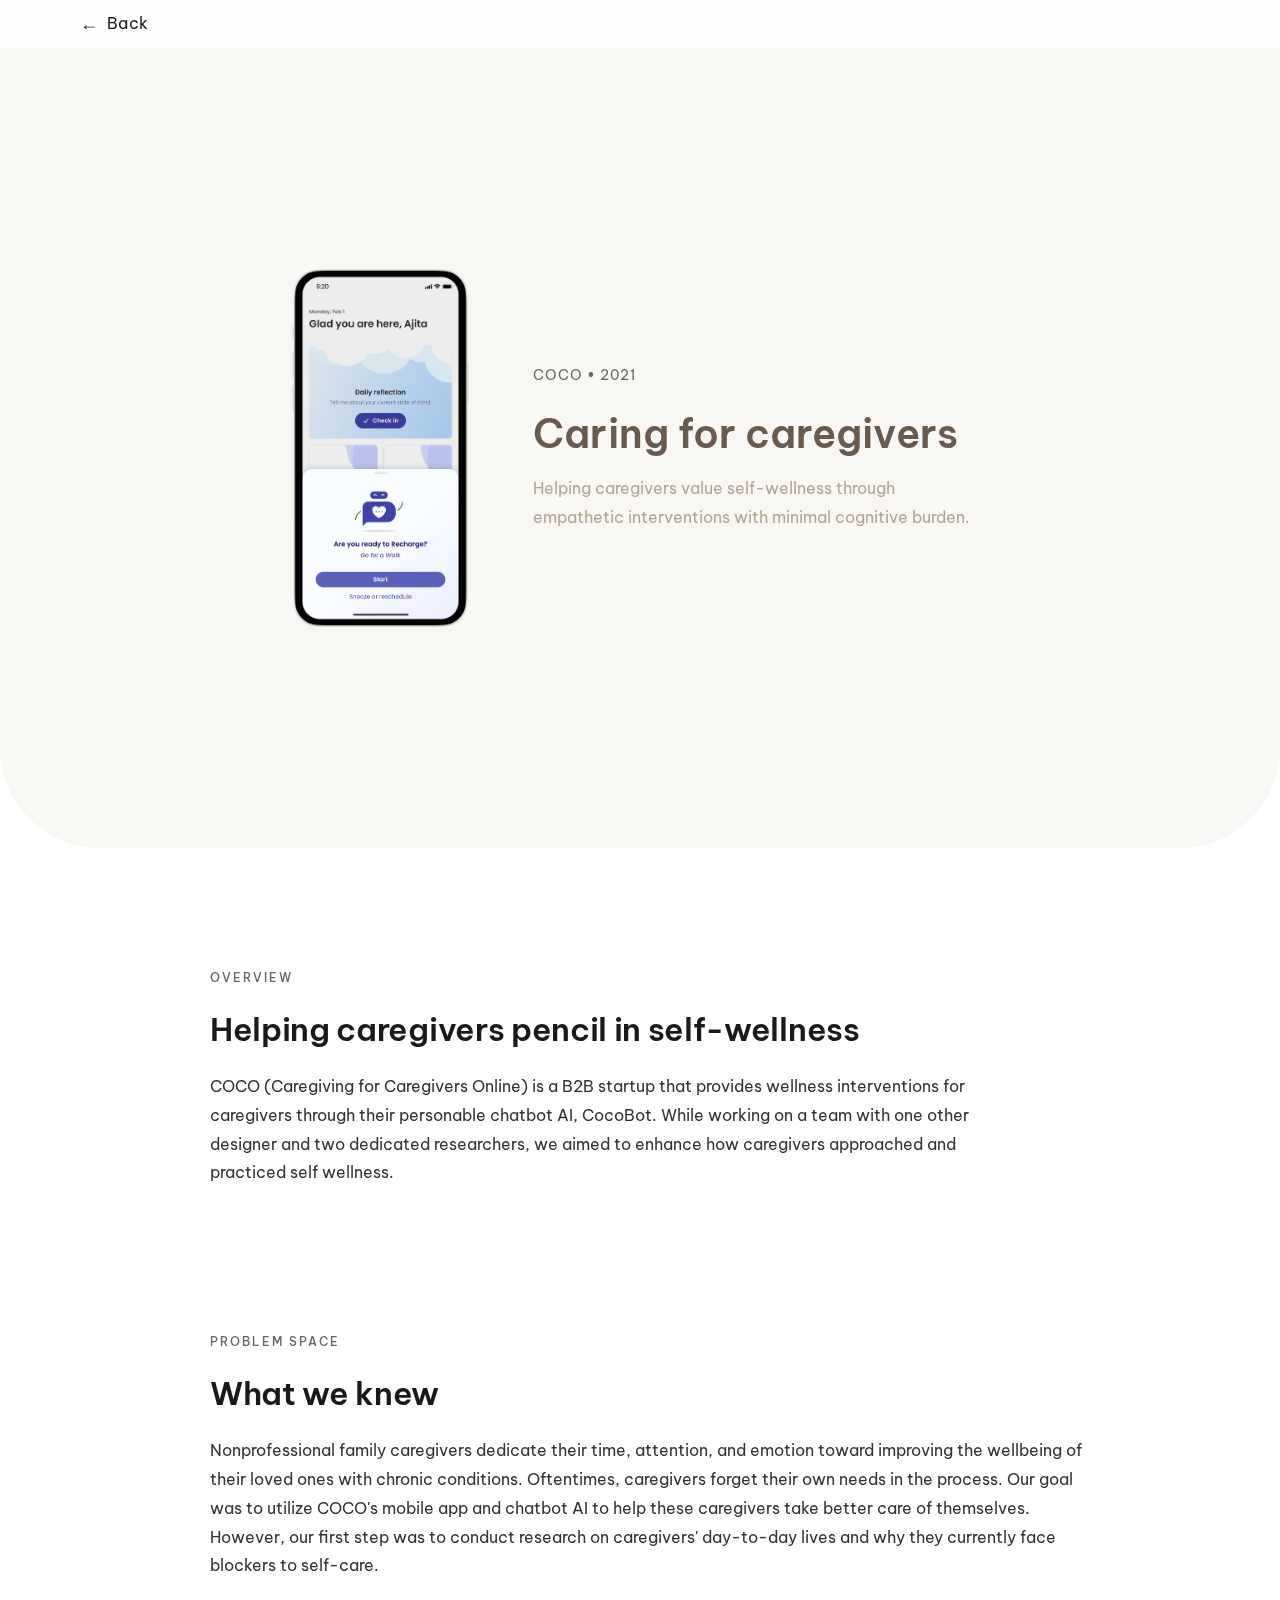
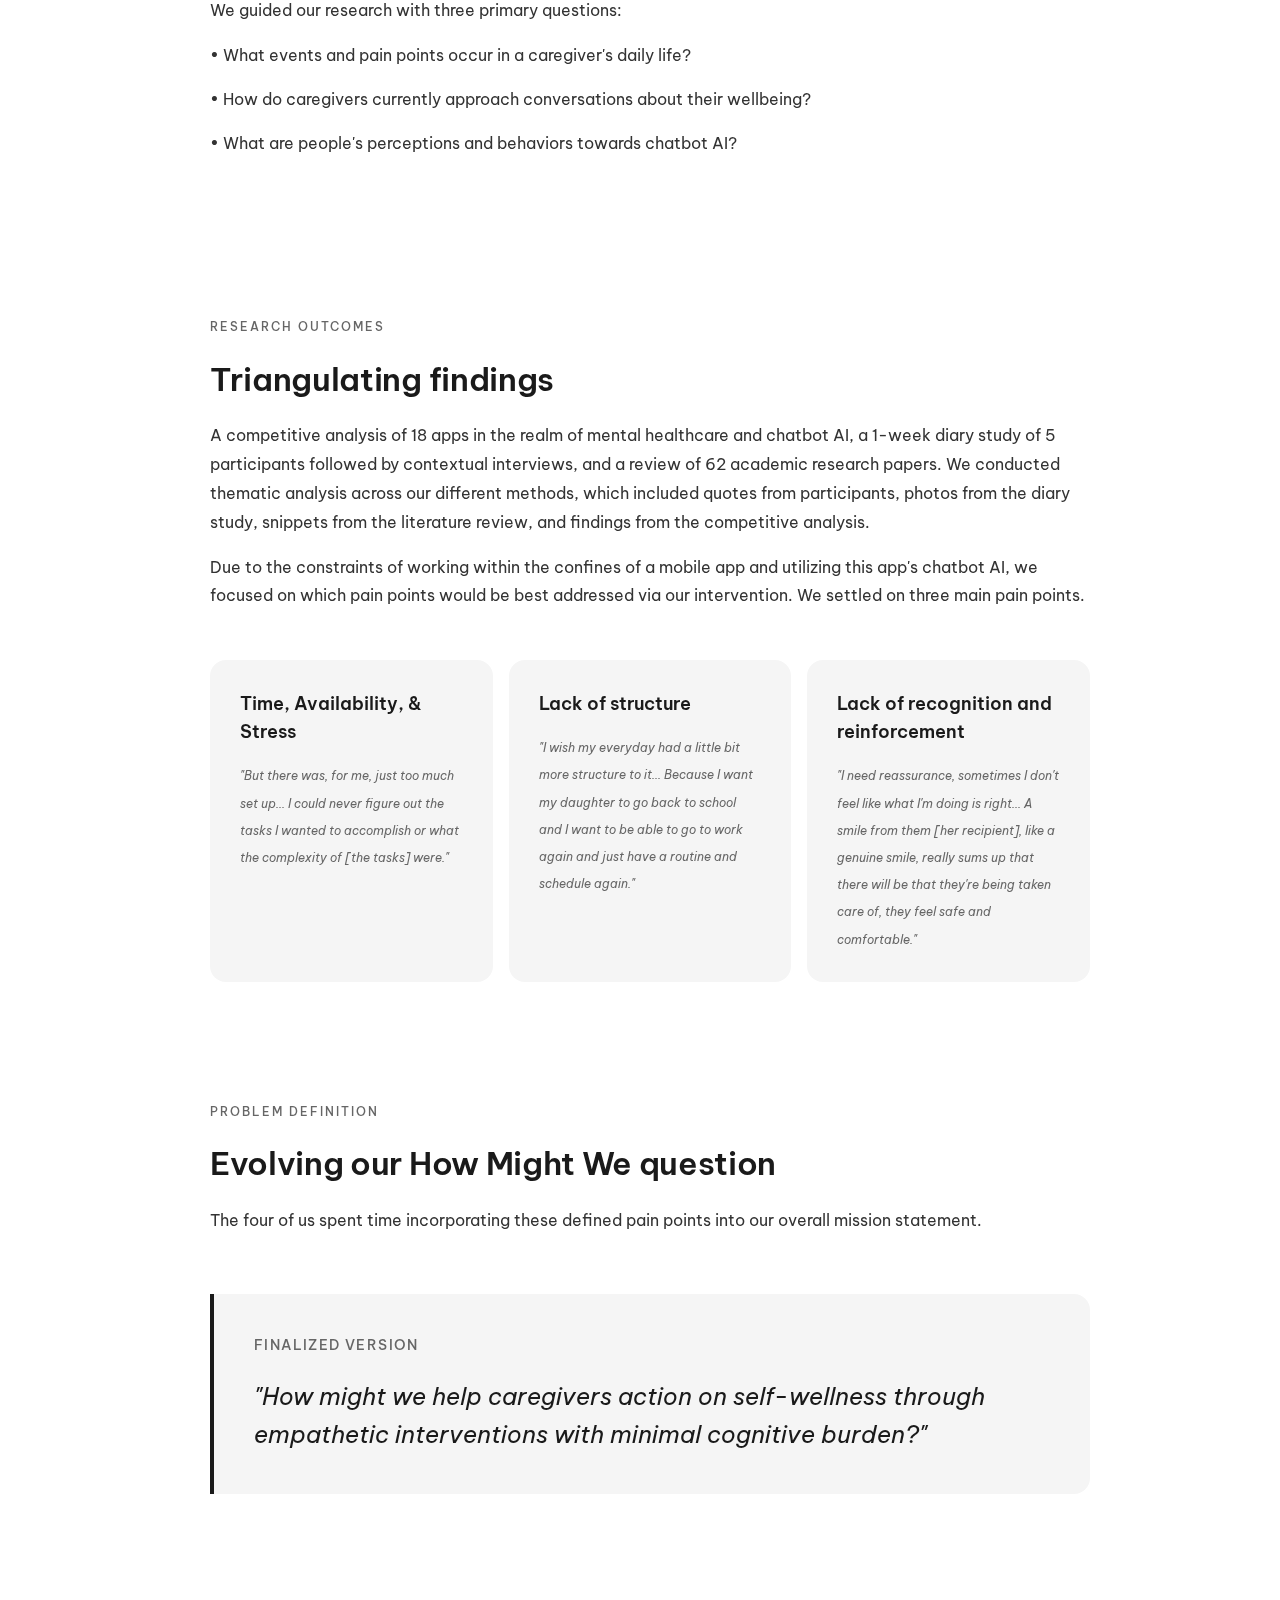
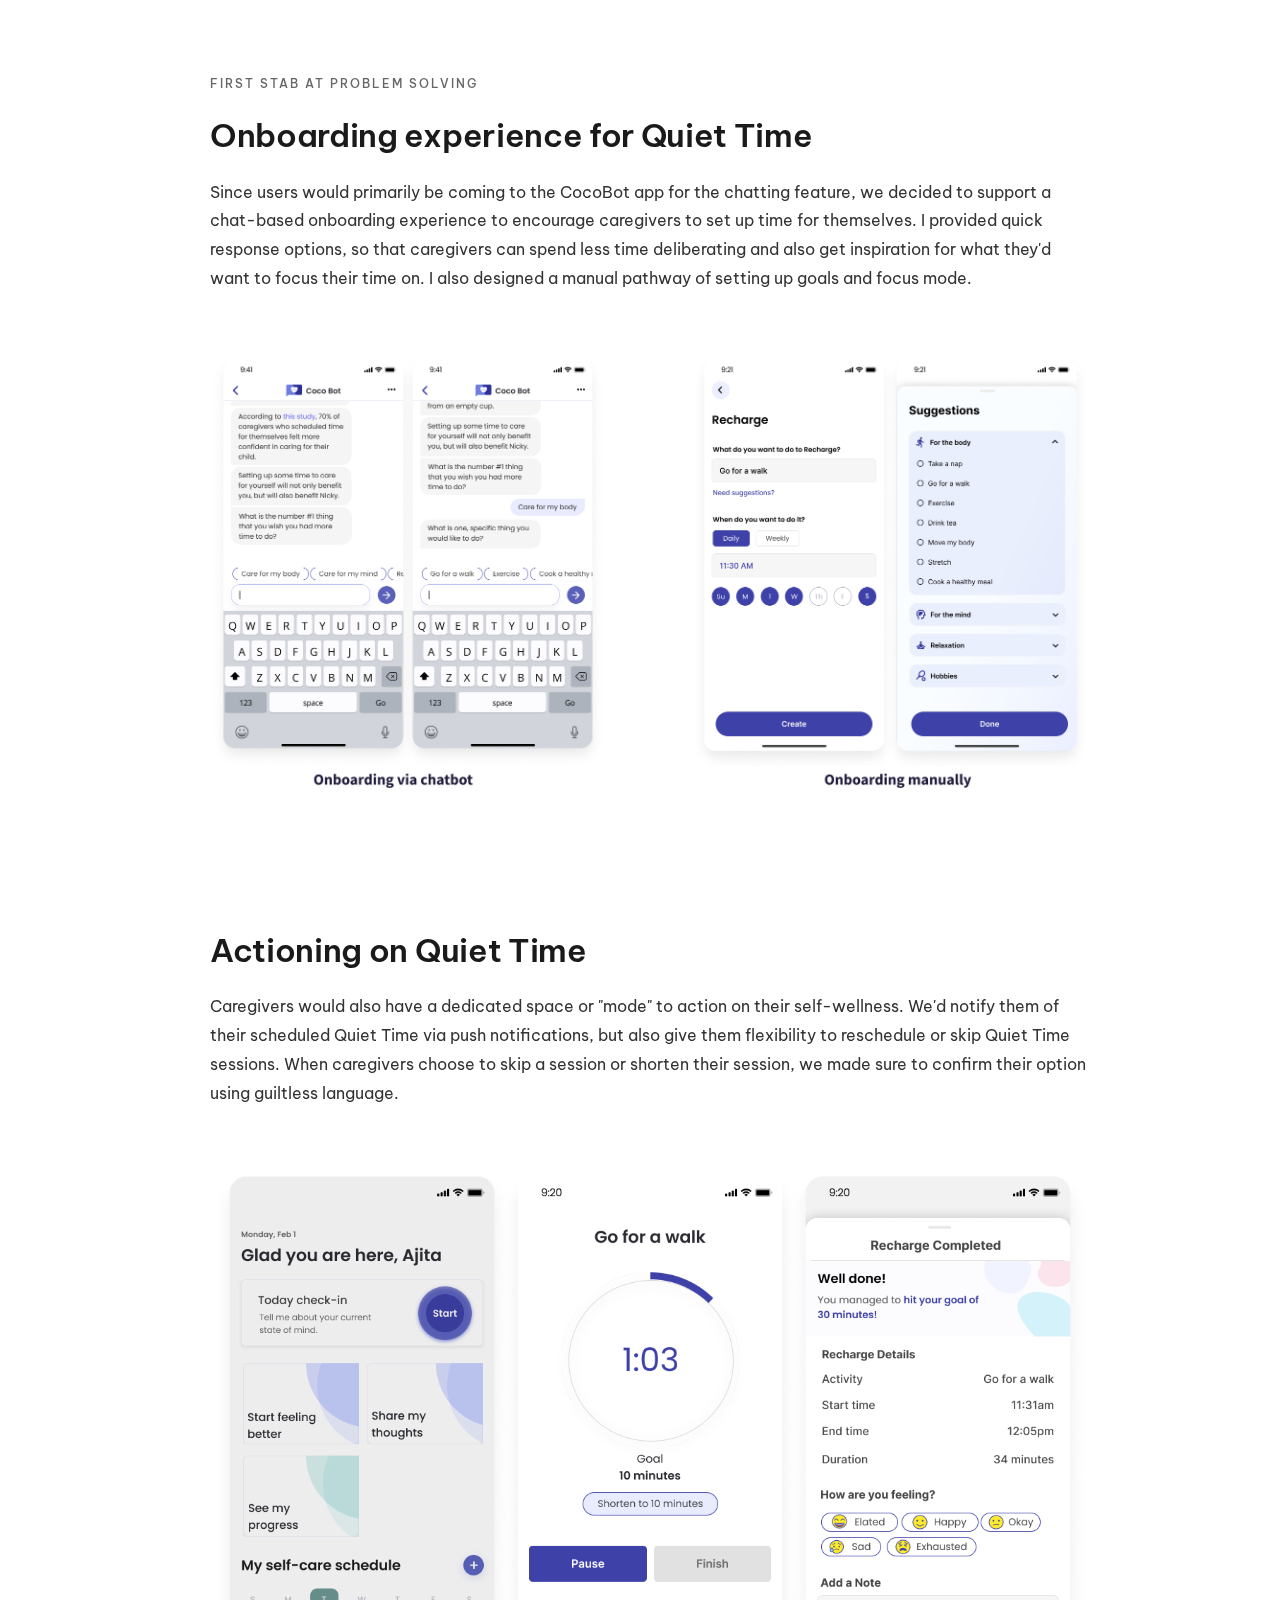
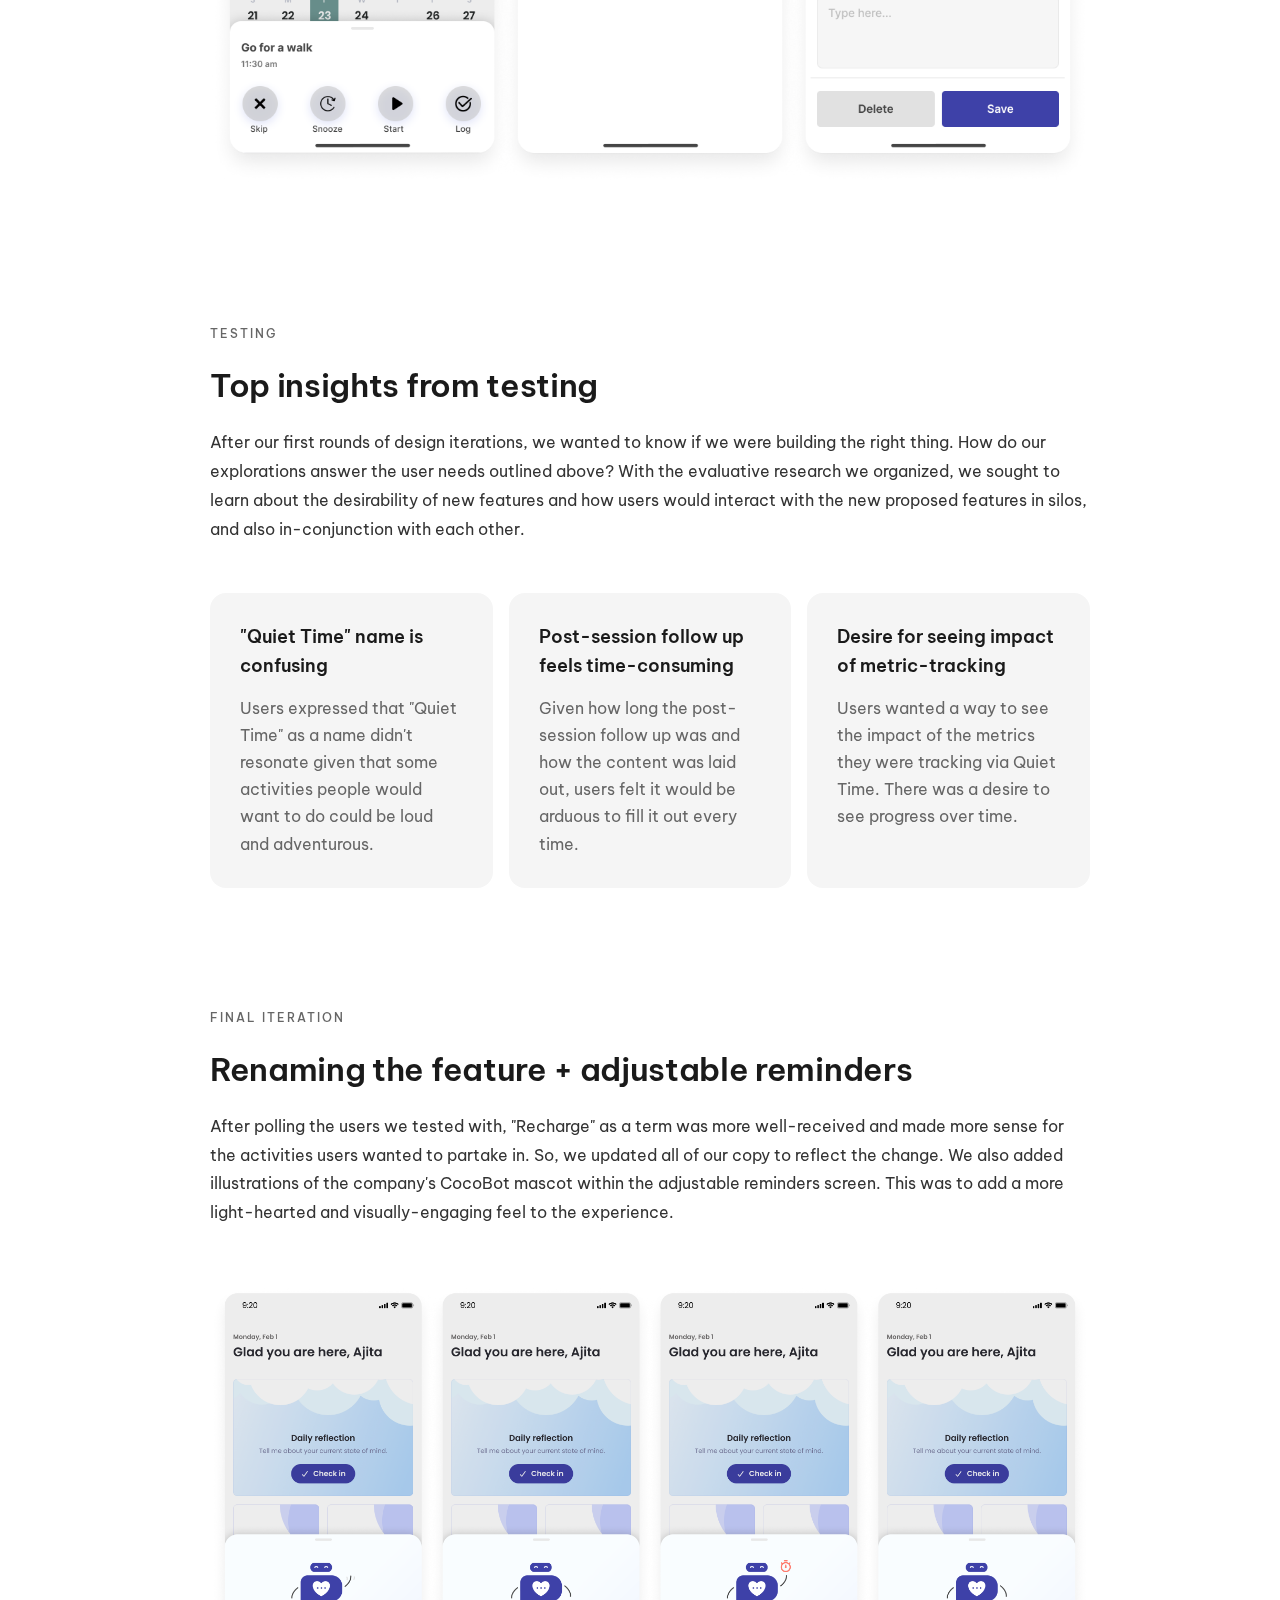
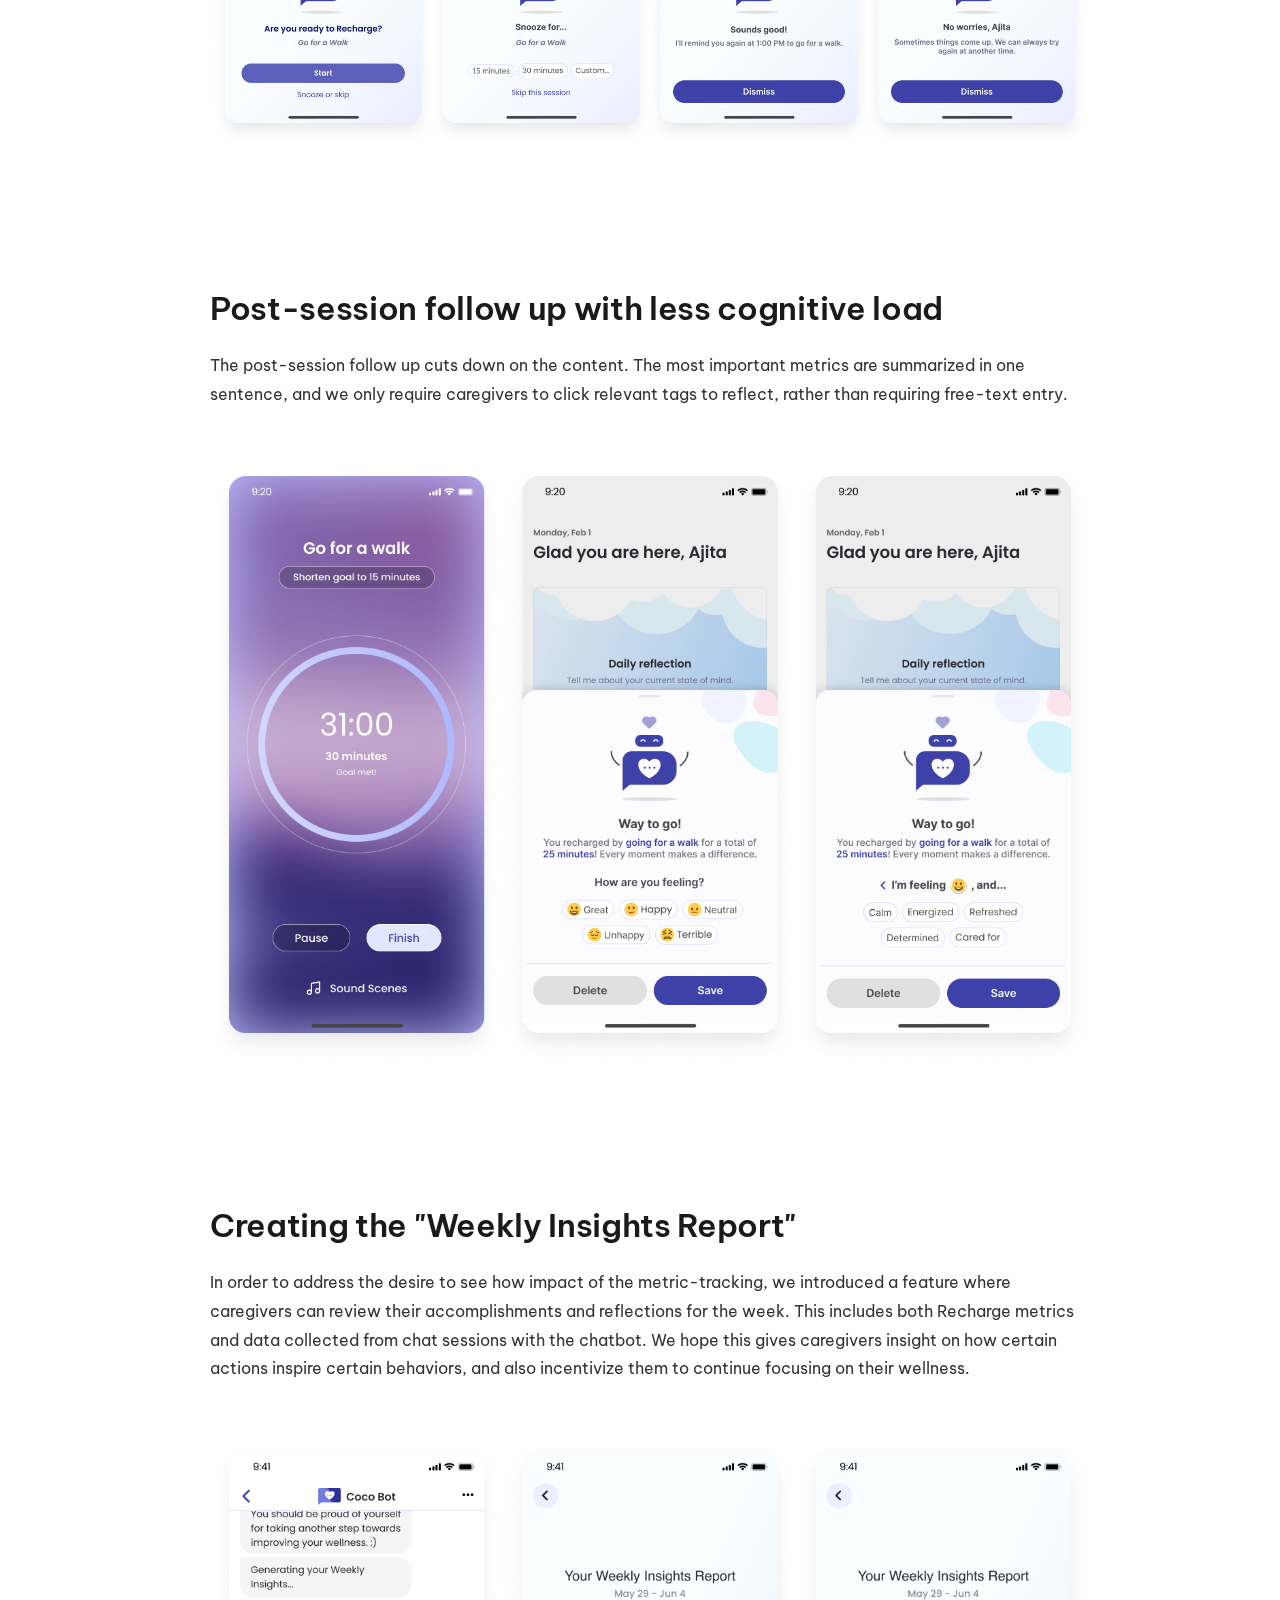
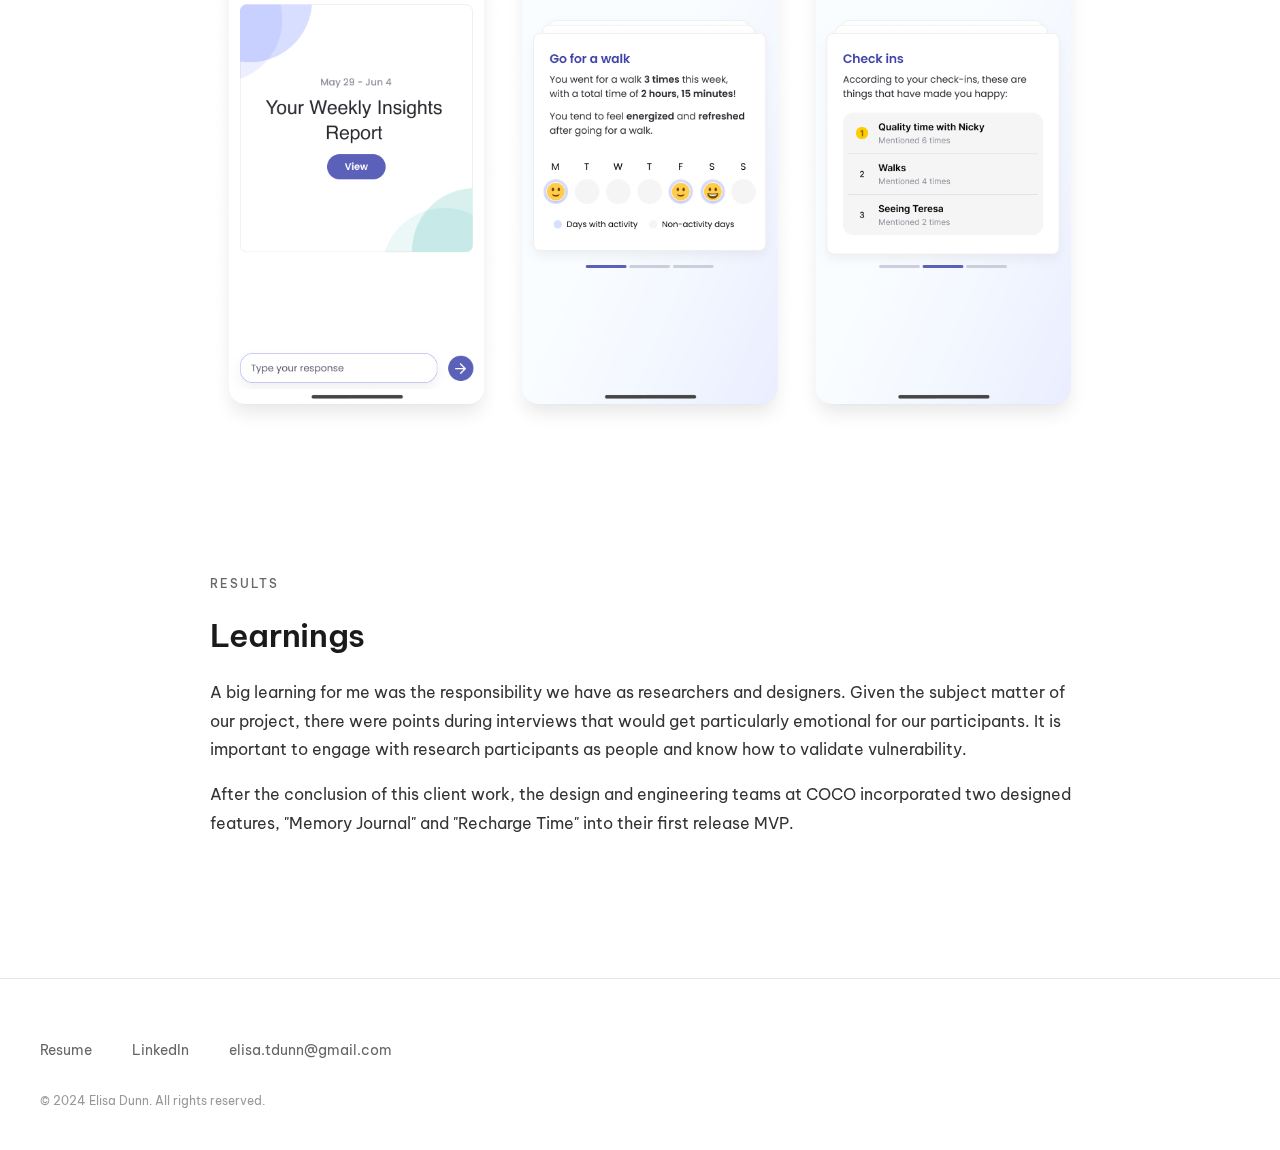
<file: case-study-6.html>
<!DOCTYPE html>
<html lang="en">
<head>
    <meta charset="UTF-8">
    <meta name="viewport" content="width=device-width, initial-scale=1.0">
    <title>Caring for caregivers | Elisa Dunn</title>
    <link rel="preconnect" href="https://fonts.googleapis.com">
    <link rel="preconnect" href="https://fonts.gstatic.com" crossorigin>
    <link href="https://fonts.googleapis.com/css2?family=Averia+Gruesa+Libre&family=Be+Vietnam+Pro:wght@400;500;600;700&family=Libre+Baskerville:ital,wght@1,500&family=Noto+Sans+HK:wght@300;400;500;700&display=swap" rel="stylesheet">
    <link rel="stylesheet" href="styles.css">
    <link rel="stylesheet" href="case-study.css">
</head>
<body>
    <nav class="navigation case-study-nav">
        <div class="nav-container">
            <a href="index.html" class="nav-link back-link-nav">
                <span class="back-arrow">←</span> Back
            </a>
        </div>
    </nav>

    <main class="case-study-main">
        <!-- Hero Container -->
        <div class="case-hero-container">
            <div class="case-hero-image-wrapper">
                <img src="images/coco-home-2026.png" alt="Caring for Caregivers">
            </div>
            <div class="case-hero-content">
                <div class="case-study-meta">COCO • 2021</div>
                <h1 class="case-study-title">Caring for caregivers</h1>
                <p class="case-study-body">Helping caregivers value self-wellness through empathetic interventions with minimal cognitive burden.</p>
            </div>
        </div>

        <!-- Hero Section -->
        <section class="case-hero-section">
            <div class="case-container">
                <div class="case-overview-section">
                    <h2 class="case-section-label">Overview</h2>
                    
                    <h3 class="case-main-headline">Helping caregivers pencil in self-wellness</h3>
                    
                    <p class="case-intro-text">
                        COCO (Caregiving for Caregivers Online) is a B2B startup that provides wellness interventions for caregivers through their personable chatbot AI, CocoBot. While working on a team with one other designer and two dedicated researchers, we aimed to enhance how caregivers approached and practiced self wellness.
                    </p>
                </div>
            </div>
        </section>

        <!-- Problem Space Section -->
        <section class="case-problem-section">
            <div class="case-container">
                <h2 class="case-section-label">Problem space</h2>
                <h3 class="case-section-headline">What we knew</h3>
                
                <p class="case-section-text">
                    Nonprofessional family caregivers dedicate their time, attention, and emotion toward improving the wellbeing of their loved ones with chronic conditions. Oftentimes, caregivers forget their own needs in the process. Our goal was to utilize COCO's mobile app and chatbot AI to help these caregivers take better care of themselves. However, our first step was to conduct research on caregivers' day-to-day lives and why they currently face blockers to self-care.
                </p>
                
                <p class="case-section-text">
                    We guided our research with three primary questions:
                </p>
                
                <ul class="case-section-text" style="list-style: none; padding-left: 0; margin-bottom: 40px;">
                    <li style="margin-bottom: 15px;">• What events and pain points occur in a caregiver's daily life?</li>
                    <li style="margin-bottom: 15px;">• How do caregivers currently approach conversations about their wellbeing?</li>
                    <li style="margin-bottom: 15px;">• What are people's perceptions and behaviors towards chatbot AI?</li>
                </ul>
            </div>
        </section>

        <!-- Research Outcomes Section -->
        <section class="case-discovery-section">
            <div class="case-container">
                <h2 class="case-section-label">Research outcomes</h2>
                <h3 class="case-section-headline">Triangulating findings</h3>
                
                <p class="case-section-text">
                    A competitive analysis of 18 apps in the realm of mental healthcare and chatbot AI, a 1-week diary study of 5 participants followed by contextual interviews, and a review of 62 academic research papers. We conducted thematic analysis across our different methods, which included quotes from participants, photos from the diary study, snippets from the literature review, and findings from the competitive analysis.
                </p>
                
                <p class="case-section-text">
                    Due to the constraints of working within the confines of a mobile app and utilizing this app's chatbot AI, we focused on which pain points would be best addressed via our intervention. We settled on three main pain points.
                </p>
                
                <div class="case-findings-grid case-findings-grid-3col">
                    <div class="case-finding-item">
                        <div class="case-finding-title">Time, Availability, & Stress</div>
                        <div class="case-finding-description"><span class="quote-text">"But there was, for me, just too much set up... I could never figure out the tasks I wanted to accomplish or what the complexity of [the tasks] were."</span></div>
                    </div>
                    
                    <div class="case-finding-item">
                        <div class="case-finding-title">Lack of structure</div>
                        <div class="case-finding-description"><span class="quote-text">"I wish my everyday had a little bit more structure to it... Because I want my daughter to go back to school and I want to be able to go to work again and just have a routine and schedule again."</span></div>
                    </div>
                    
                    <div class="case-finding-item">
                        <div class="case-finding-title">Lack of recognition and reinforcement</div>
                        <div class="case-finding-description"><span class="quote-text">"I need reassurance, sometimes I don't feel like what I'm doing is right... A smile from them [her recipient], like a genuine smile, really sums up that there will be that they're being taken care of, they feel safe and comfortable."</span></div>
                    </div>
                </div>
            </div>
        </section>

        <!-- Problem Definition Section -->
        <section class="case-discovery-section">
            <div class="case-container">
                <h2 class="case-section-label">Problem definition</h2>
                <h3 class="case-section-headline">Evolving our How Might We question</h3>
                
                <p class="case-section-text">
                    The four of us spent time incorporating these defined pain points into our overall mission statement.
                </p>
                
                <div class="case-question-card">
                    <div class="case-question-label">Finalized version</div>
                    <div class="case-question-text">"How might we help caregivers action on self-wellness through empathetic interventions with minimal cognitive burden?"</div>
                </div>
            </div>
        </section>

        <!-- First Iteration Section -->
        <section class="case-problem-section">
            <div class="case-container">
                <h2 class="case-section-label">First stab at problem solving</h2>
                <h3 class="case-section-headline">Onboarding experience for Quiet Time</h3>
                
                <p class="case-section-text">
                    Since users would primarily be coming to the CocoBot app for the chatting feature, we decided to support a chat-based onboarding experience to encourage caregivers to set up time for themselves. I provided quick response options, so that caregivers can spend less time deliberating and also get inspiration for what they'd want to focus their time on. I also designed a manual pathway of setting up goals and focus mode.
                </p>
            </div>
        </section>

        <!-- Image -->
        <section class="case-image-section">
            <img src="images/coco images/coco-original-1.png" alt="Onboarding Experience Design" style="width: 100%; height: auto; display: block;">
        </section>

        <!-- Actioning on Quiet Time Section -->
        <section class="case-discovery-section">
            <div class="case-container">
                <h3 class="case-section-headline">Actioning on Quiet Time</h3>
                
                <p class="case-section-text">
                    Caregivers would also have a dedicated space or "mode" to action on their self-wellness. We'd notify them of their scheduled Quiet Time via push notifications, but also give them flexibility to reschedule or skip Quiet Time sessions. When caregivers choose to skip a session or shorten their session, we made sure to confirm their option using guiltless language.
                </p>
            </div>
        </section>

        <!-- Image -->
        <section class="case-image-section">
            <img src="images/coco images/coco-original-2.png" alt="Quiet Time Action Interface" style="width: 100%; height: auto; display: block;">
        </section>

        <!-- Testing Section -->
        <section class="case-testing-section">
            <div class="case-container">
                <h2 class="case-section-label">Testing</h2>
                <h3 class="case-section-headline">Top insights from testing</h3>
                
                <p class="case-section-text">
                    After our first rounds of design iterations, we wanted to know if we were building the right thing. How do our explorations answer the user needs outlined above? With the evaluative research we organized, we sought to learn about the desirability of new features and how users would interact with the new proposed features in silos, and also in-conjunction with each other.
                </p>
                
                <div class="case-findings-grid case-findings-grid-3col">
                    <div class="case-finding-item">
                        <div class="case-finding-title">"Quiet Time" name is confusing</div>
                        <div class="case-finding-description">Users expressed that "Quiet Time" as a name didn't resonate given that some activities people would want to do could be loud and adventurous.</div>
                    </div>
                    
                    <div class="case-finding-item">
                        <div class="case-finding-title">Post-session follow up feels time-consuming</div>
                        <div class="case-finding-description">Given how long the post-session follow up was and how the content was laid out, users felt it would be arduous to fill it out every time.</div>
                    </div>
                    
                    <div class="case-finding-item">
                        <div class="case-finding-title">Desire for seeing impact of metric-tracking</div>
                        <div class="case-finding-description">Users wanted a way to see the impact of the metrics they were tracking via Quiet Time. There was a desire to see progress over time.</div>
                    </div>
                </div>
            </div>
        </section>

        <!-- Final Iteration Section -->
        <section class="case-problem-section">
            <div class="case-container">
                <h2 class="case-section-label">Final iteration</h2>
                <h3 class="case-section-headline">Renaming the feature + adjustable reminders</h3>
                
                <p class="case-section-text">
                    After polling the users we tested with, "Recharge" as a term was more well-received and made more sense for the activities users wanted to partake in. So, we updated all of our copy to reflect the change. We also added illustrations of the company's CocoBot mascot within the adjustable reminders screen. This was to add a more light-hearted and visually-engaging feel to the experience.
                </p>
            </div>
        </section>

        <!-- Image -->
        <section class="case-image-section">
            <img src="images/coco images/coco-final-1.png" alt="Recharge Feature with Adjustable Reminders" style="width: 100%; height: auto; display: block;">
        </section>

        <!-- Post-Session Follow Up Section -->
        <section class="case-discovery-section">
            <div class="case-container">
                <h3 class="case-section-headline">Post-session follow up with less cognitive load</h3>
                
                <p class="case-section-text">
                    The post-session follow up cuts down on the content. The most important metrics are summarized in one sentence, and we only require caregivers to click relevant tags to reflect, rather than requiring free-text entry.
                </p>
            </div>
        </section>

        <!-- Image -->
        <section class="case-image-section">
            <img src="images/coco images/coco-final-2.png" alt="Post-Session Follow Up Design" style="width: 100%; height: auto; display: block;">
        </section>

        <!-- Weekly Insights Section -->
        <section class="case-problem-section">
            <div class="case-container">
                <h3 class="case-section-headline">Creating the "Weekly Insights Report"</h3>
                
                <p class="case-section-text">
                    In order to address the desire to see how impact of the metric-tracking, we introduced a feature where caregivers can review their accomplishments and reflections for the week. This includes both Recharge metrics and data collected from chat sessions with the chatbot. We hope this gives caregivers insight on how certain actions inspire certain behaviors, and also incentivize them to continue focusing on their wellness.
                </p>
            </div>
        </section>

        <!-- Image -->
        <section class="case-image-section">
            <img src="images/coco images/coco-final-3.png" alt="Weekly Insights Report" style="width: 100%; height: auto; display: block;">
        </section>

        <!-- Results Section -->
        <section class="case-final-section">
            <div class="case-container">
                <h2 class="case-section-label">Results</h2>
                <h3 class="case-section-headline">Learnings</h3>
                
                <p class="case-section-text">
                    A big learning for me was the responsibility we have as researchers and designers. Given the subject matter of our project, there were points during interviews that would get particularly emotional for our participants. It is important to engage with research participants as people and know how to validate vulnerability.
                </p>
                
                <p class="case-section-text">
                    After the conclusion of this client work, the design and engineering teams at COCO incorporated two designed features, "Memory Journal" and "Recharge Time" into their first release MVP.
                </p>
            </div>
        </section>
    </main>

    <footer class="footer">
        <div class="container">
            <div class="footer-links">
                <a href="elisabeth-dunn-resume-2026.pdf" class="footer-link">Resume</a>
                <a href="https://linkedin.com/in/elisadunn" target="_blank" class="footer-link">LinkedIn</a>
                <a href="mailto:elisa.tdunn@gmail.com" class="footer-link">elisa.tdunn@gmail.com</a>
            </div>
            <p class="footer-copyright">&copy; 2024 Elisa Dunn. All rights reserved.</p>
        </div>
    </footer>

    <script src="script.js"></script>
</body>
</html>
</file>
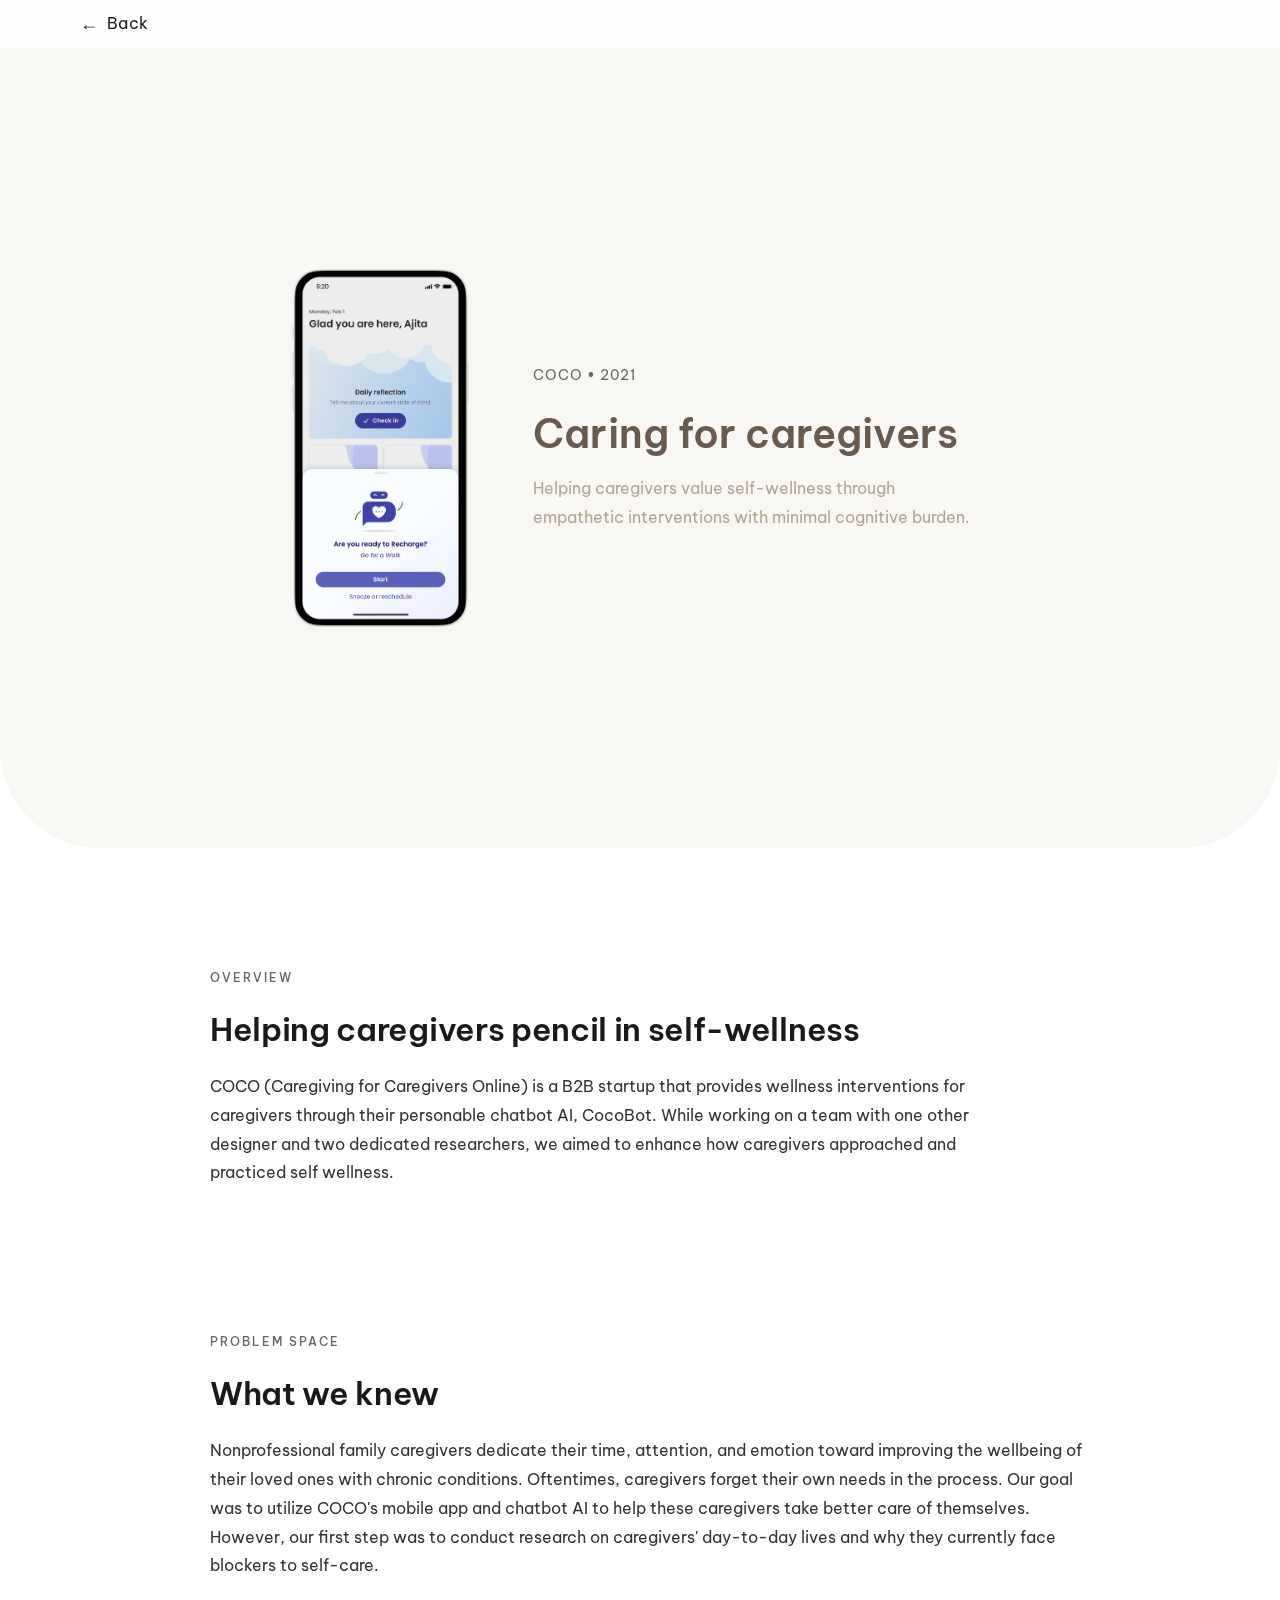
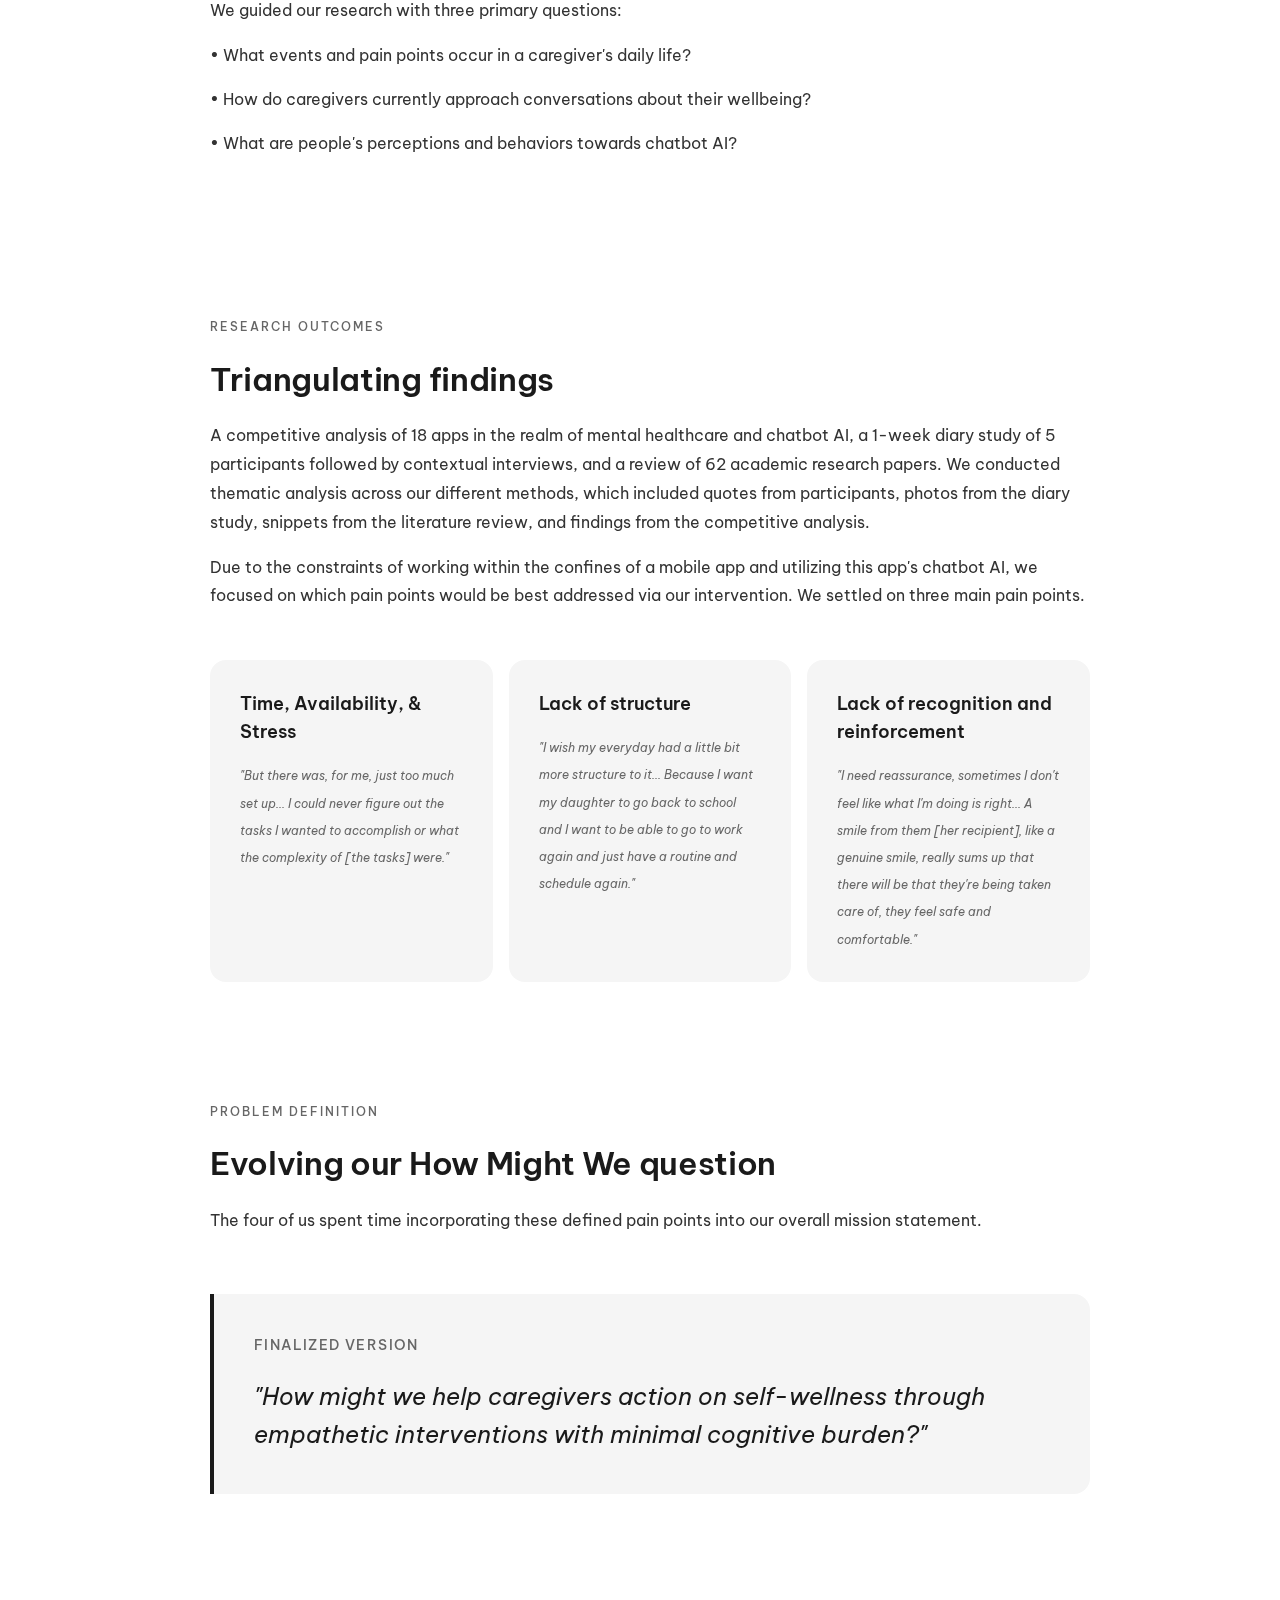
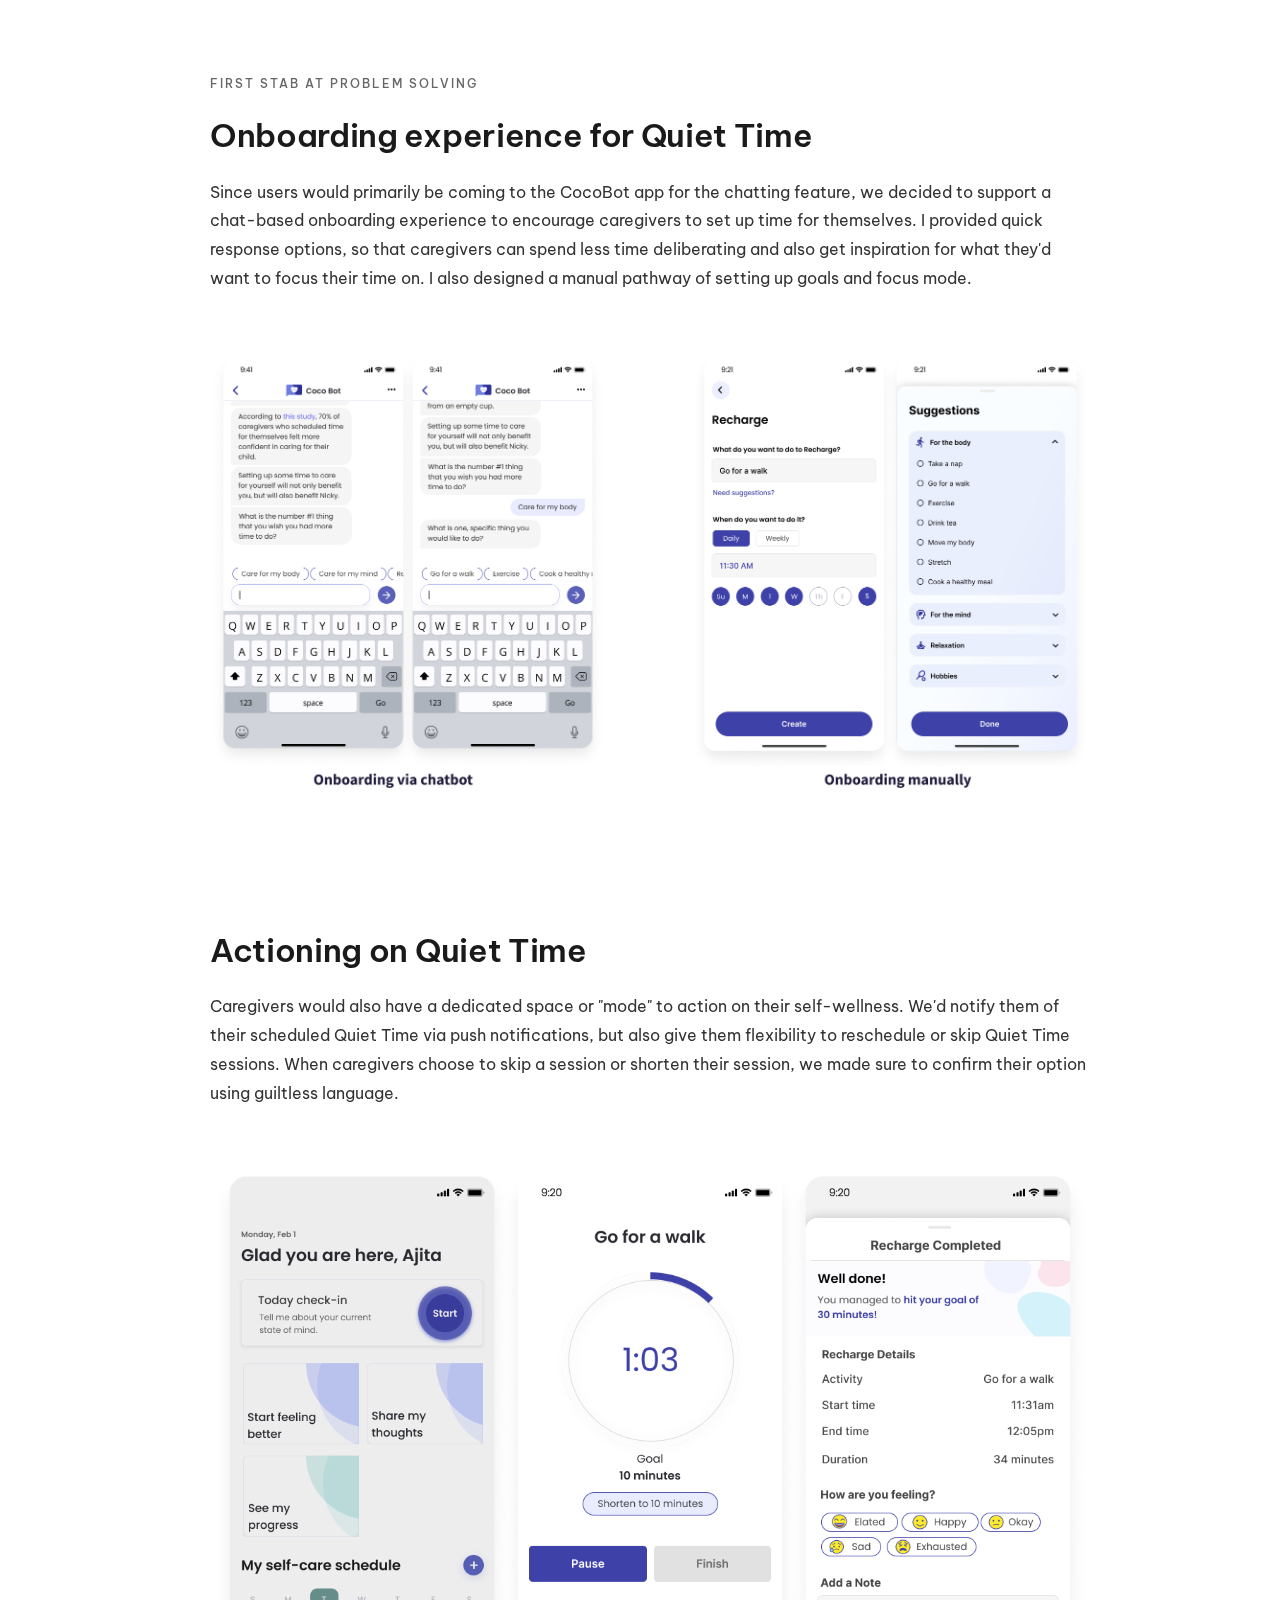
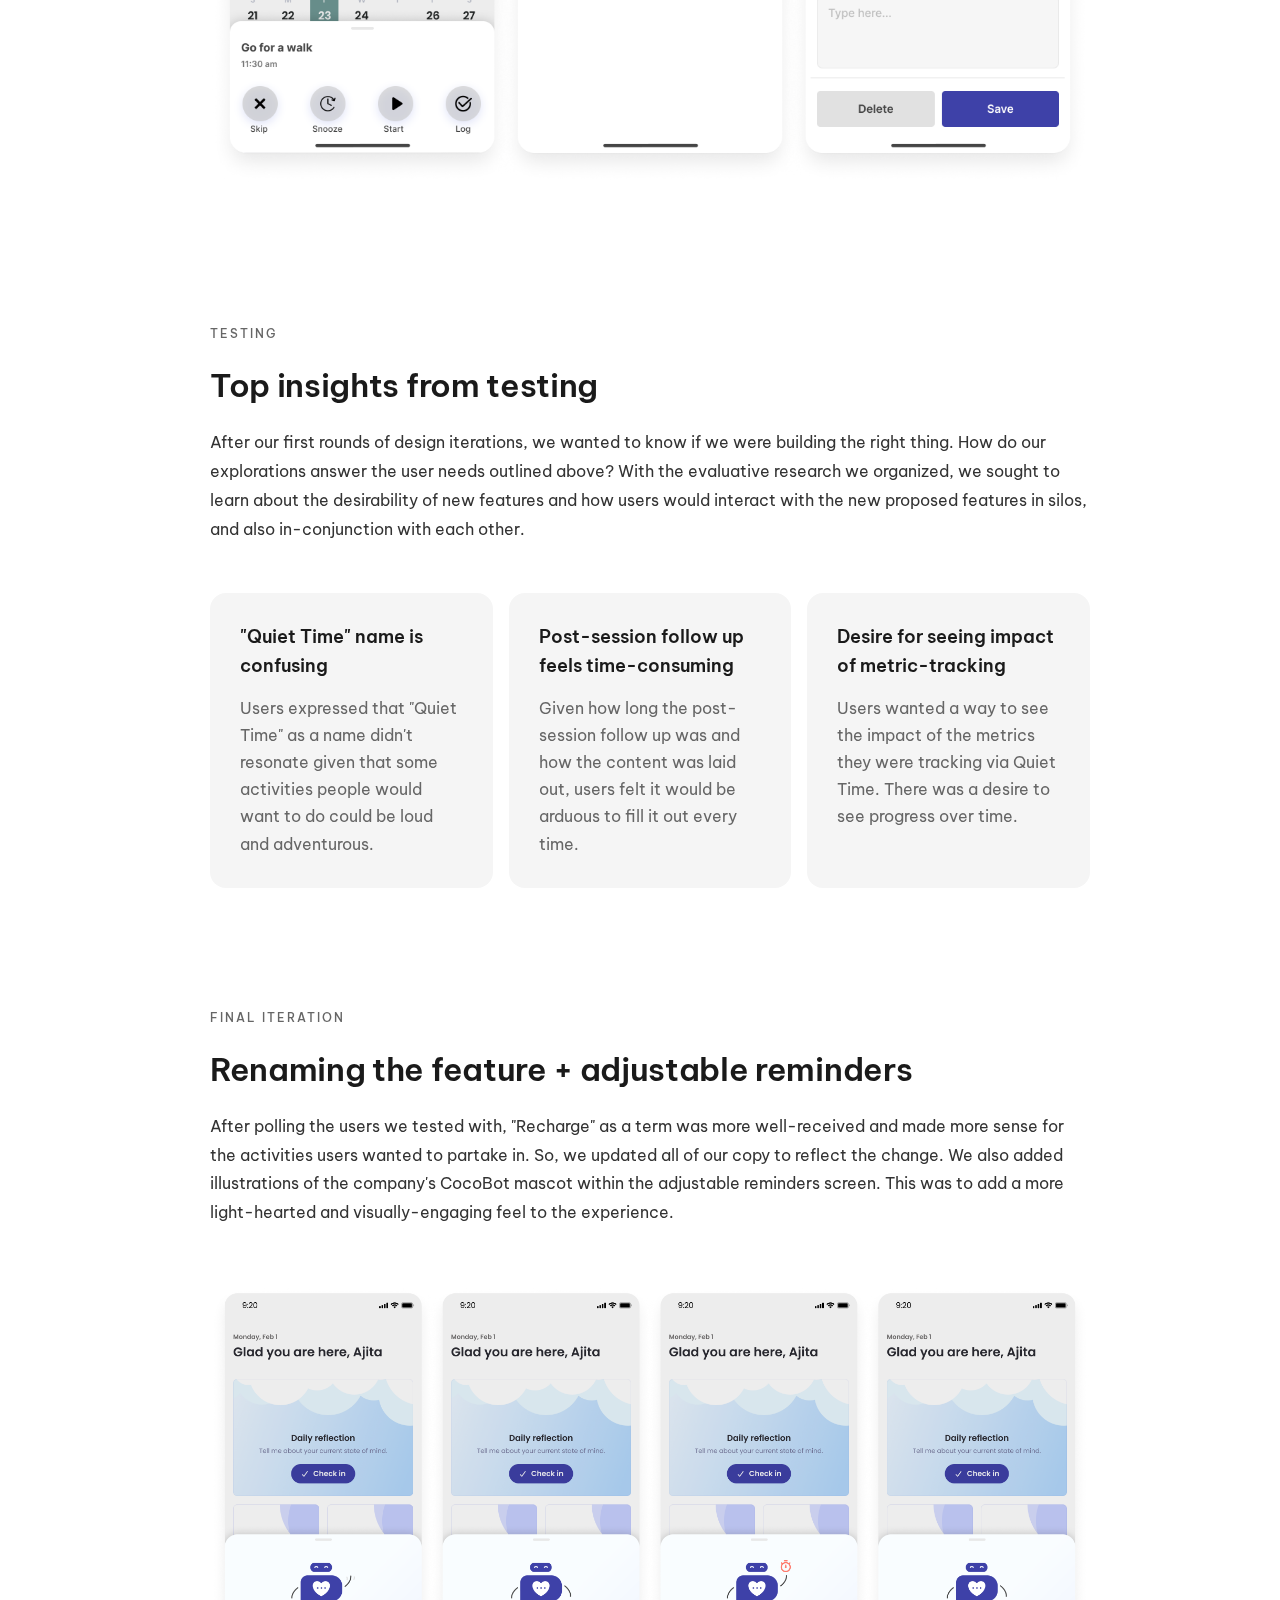
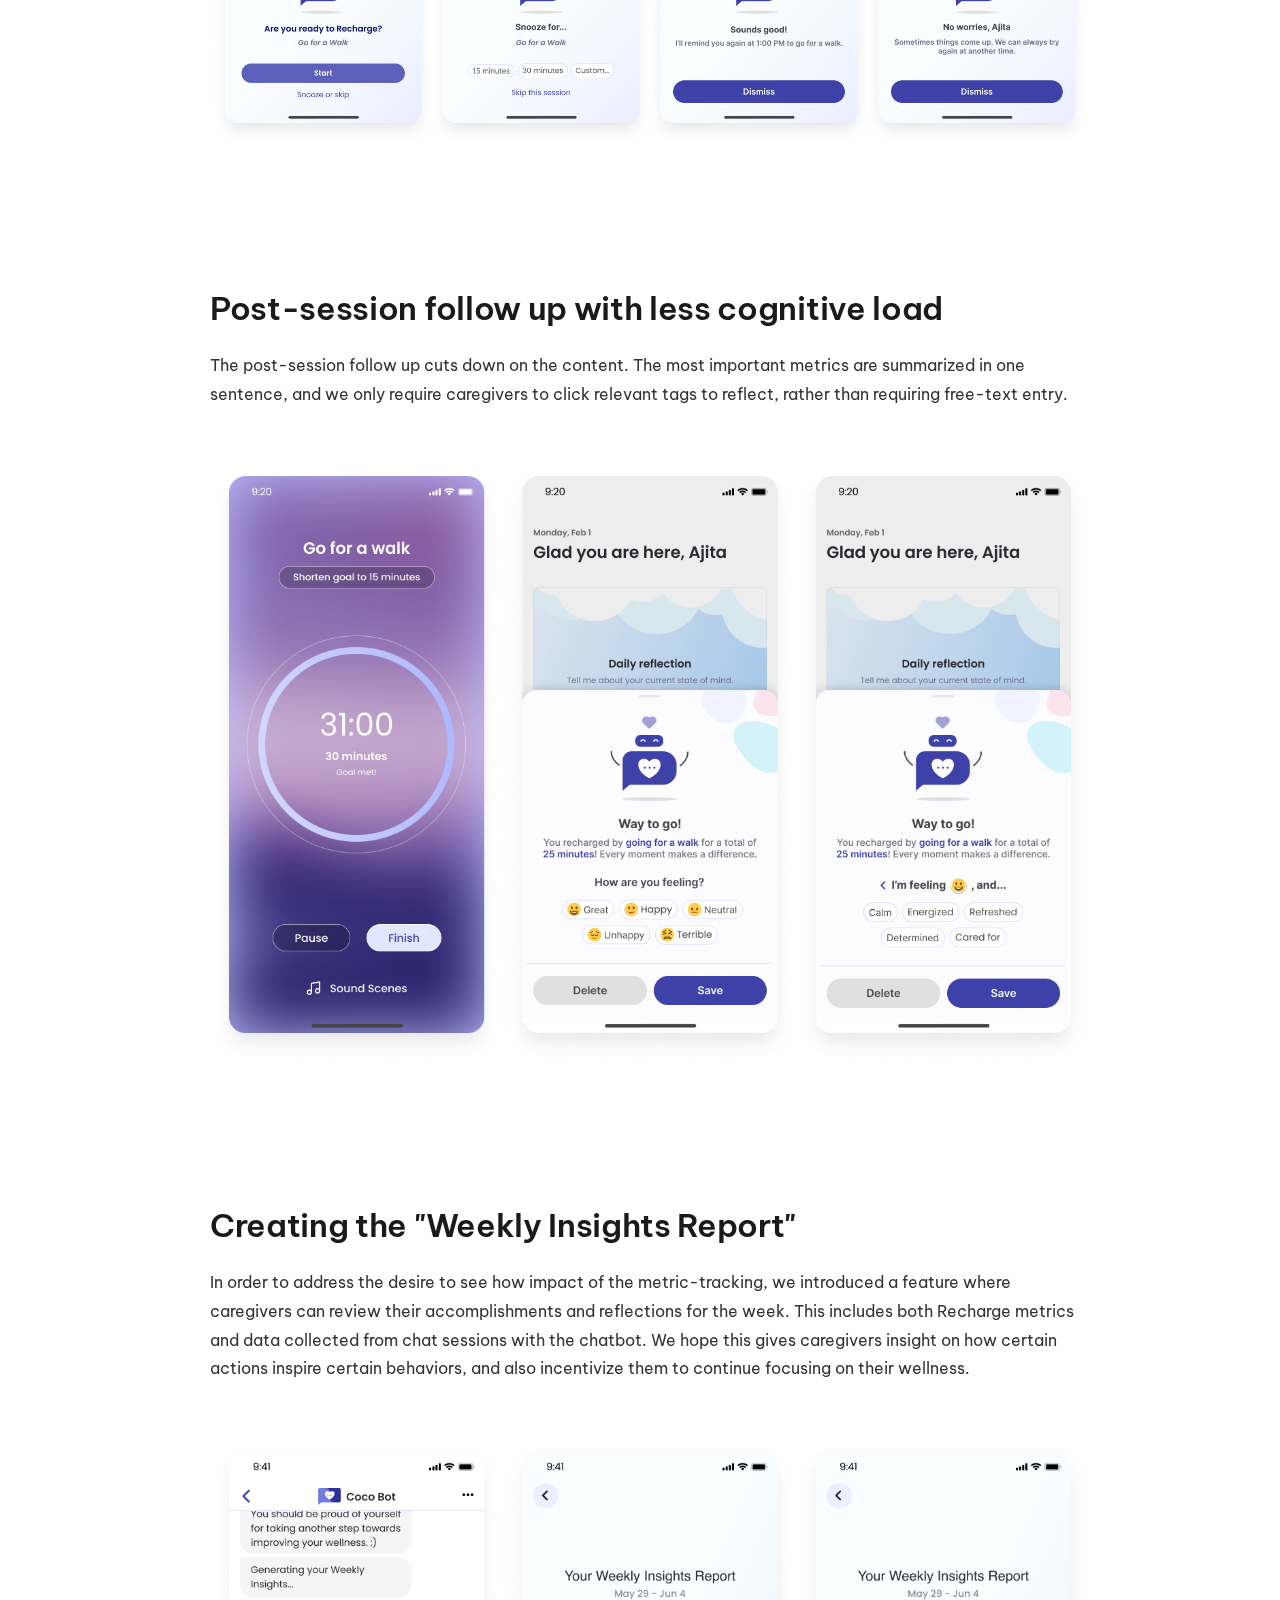
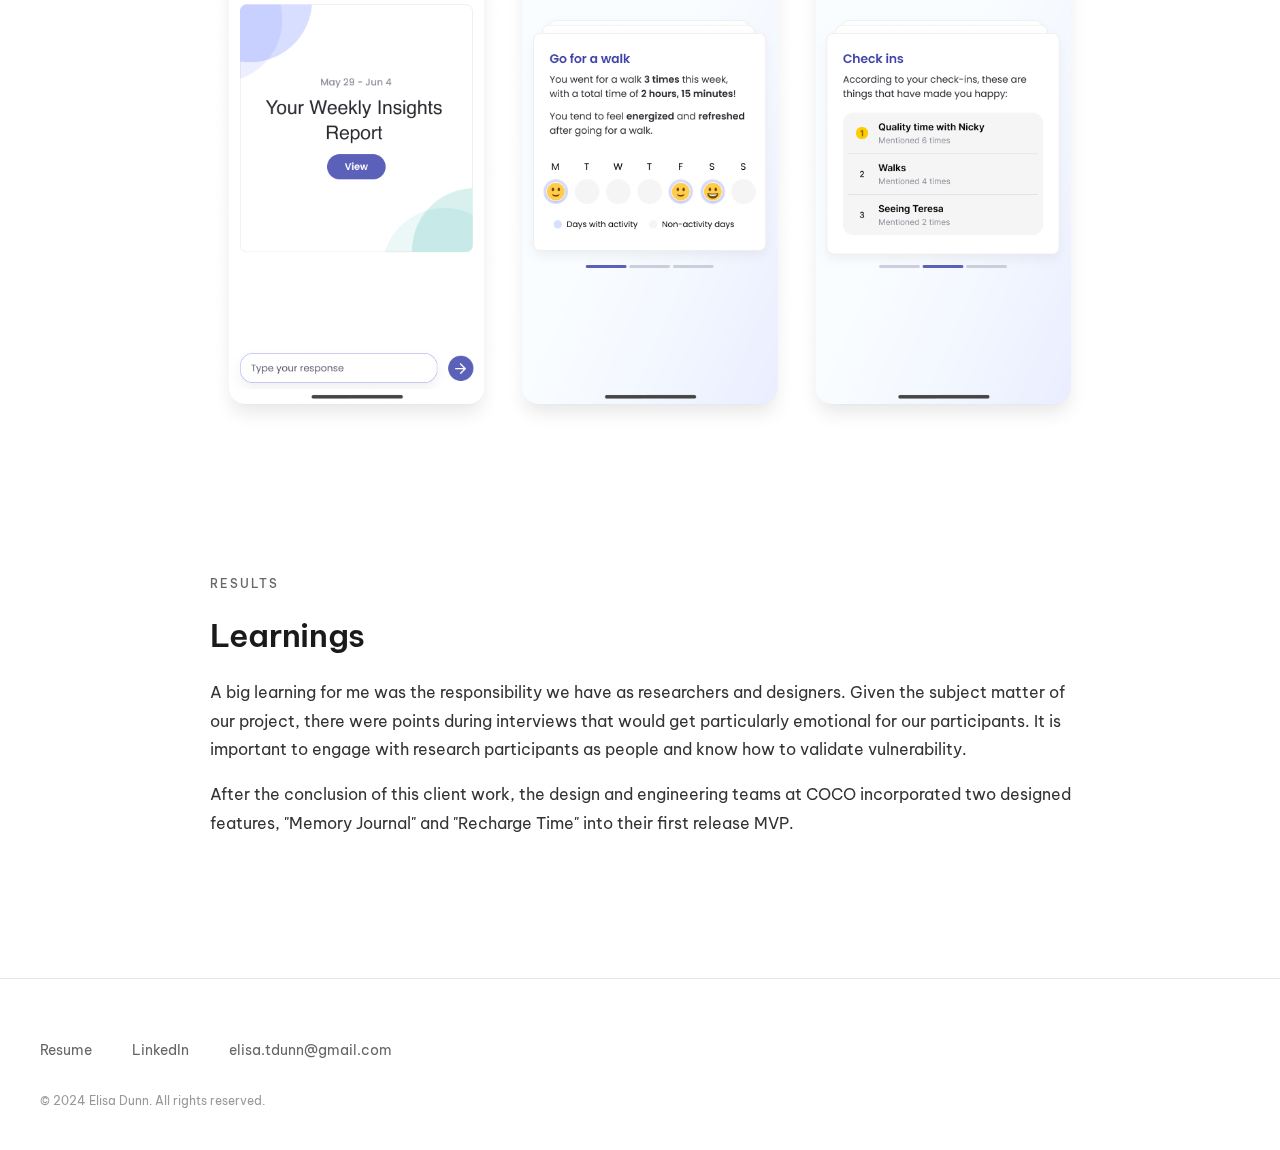
<file: coco.html>
<!DOCTYPE html>
<html lang="en">
<head>
    <meta charset="UTF-8">
    <meta name="viewport" content="width=device-width, initial-scale=1.0">
    <title>Caring for caregivers </title>
    <link rel="icon" type="image/png" href="ed-flavicon.png">
    <link rel="preconnect" href="https://fonts.googleapis.com">
    <link rel="preconnect" href="https://fonts.gstatic.com" crossorigin>
    <link href="https://fonts.googleapis.com/css2?family=Averia+Gruesa+Libre&family=Be+Vietnam+Pro:wght@400;500;600;700&family=Libre+Baskerville:ital,wght@1,500&family=Noto+Sans+HK:wght@300;400;500;700&display=swap" rel="stylesheet">
    <link rel="stylesheet" href="styles.css">
    <link rel="stylesheet" href="case-study.css">
</head>
<body>
    <nav class="navigation case-study-nav">
        <div class="nav-container">
            <a href="index.html" class="nav-link back-link-nav">
                <span class="back-arrow">←</span> Back
            </a>
        </div>
    </nav>

    <main class="case-study-main">
        <!-- Hero Container -->
        <div class="case-hero-container">
            <div class="case-hero-image-wrapper">
                <img src="images/coco-home-2026.png" alt="Caring for Caregivers">
            </div>
            <div class="case-hero-content">
                <div class="case-study-meta">COCO • 2021</div>
                <h1 class="case-study-title">Caring for caregivers</h1>
                <p class="case-study-body">Helping caregivers value self-wellness through empathetic interventions with minimal cognitive burden.</p>
            </div>
        </div>

        <!-- Hero Section -->
        <section class="case-hero-section">
            <div class="case-container">
                <div class="case-overview-section">
                    <h2 class="case-section-label">Overview</h2>
                    
                    <h3 class="case-main-headline">Helping caregivers pencil in self-wellness</h3>
                    
                    <p class="case-intro-text">
                        COCO (Caregiving for Caregivers Online) is a B2B startup that provides wellness interventions for caregivers through their personable chatbot AI, CocoBot. While working on a team with one other designer and two dedicated researchers, we aimed to enhance how caregivers approached and practiced self wellness.
                    </p>
                </div>
            </div>
        </section>

        <!-- Problem Space Section -->
        <section class="case-problem-section">
            <div class="case-container">
                <h2 class="case-section-label">Problem space</h2>
                <h3 class="case-section-headline">What we knew</h3>
                
                <p class="case-section-text">
                    Nonprofessional family caregivers dedicate their time, attention, and emotion toward improving the wellbeing of their loved ones with chronic conditions. Oftentimes, caregivers forget their own needs in the process. Our goal was to utilize COCO's mobile app and chatbot AI to help these caregivers take better care of themselves. However, our first step was to conduct research on caregivers' day-to-day lives and why they currently face blockers to self-care.
                </p>
                
                <p class="case-section-text">
                    We guided our research with three primary questions:
                </p>
                
                <ul class="case-section-text" style="list-style: none; padding-left: 0; margin-bottom: 40px;">
                    <li style="margin-bottom: 15px;">• What events and pain points occur in a caregiver's daily life?</li>
                    <li style="margin-bottom: 15px;">• How do caregivers currently approach conversations about their wellbeing?</li>
                    <li style="margin-bottom: 15px;">• What are people's perceptions and behaviors towards chatbot AI?</li>
                </ul>
            </div>
        </section>

        <!-- Research Outcomes Section -->
        <section class="case-discovery-section">
            <div class="case-container">
                <h2 class="case-section-label">Research outcomes</h2>
                <h3 class="case-section-headline">Triangulating findings</h3>
                
                <p class="case-section-text">
                    A competitive analysis of 18 apps in the realm of mental healthcare and chatbot AI, a 1-week diary study of 5 participants followed by contextual interviews, and a review of 62 academic research papers. We conducted thematic analysis across our different methods, which included quotes from participants, photos from the diary study, snippets from the literature review, and findings from the competitive analysis.
                </p>
                
                <p class="case-section-text">
                    Due to the constraints of working within the confines of a mobile app and utilizing this app's chatbot AI, we focused on which pain points would be best addressed via our intervention. We settled on three main pain points.
                </p>
                
                <div class="case-findings-grid case-findings-grid-3col">
                    <div class="case-finding-item">
                        <div class="case-finding-title">Time, Availability, & Stress</div>
                        <div class="case-finding-description"><span class="quote-text">"But there was, for me, just too much set up... I could never figure out the tasks I wanted to accomplish or what the complexity of [the tasks] were."</span></div>
                    </div>
                    
                    <div class="case-finding-item">
                        <div class="case-finding-title">Lack of structure</div>
                        <div class="case-finding-description"><span class="quote-text">"I wish my everyday had a little bit more structure to it... Because I want my daughter to go back to school and I want to be able to go to work again and just have a routine and schedule again."</span></div>
                    </div>
                    
                    <div class="case-finding-item">
                        <div class="case-finding-title">Lack of recognition and reinforcement</div>
                        <div class="case-finding-description"><span class="quote-text">"I need reassurance, sometimes I don't feel like what I'm doing is right... A smile from them [her recipient], like a genuine smile, really sums up that there will be that they're being taken care of, they feel safe and comfortable."</span></div>
                    </div>
                </div>
            </div>
        </section>

        <!-- Problem Definition Section -->
        <section class="case-discovery-section">
            <div class="case-container">
                <h2 class="case-section-label">Problem definition</h2>
                <h3 class="case-section-headline">Evolving our How Might We question</h3>
                
                <p class="case-section-text">
                    The four of us spent time incorporating these defined pain points into our overall mission statement.
                </p>
                
                <div class="case-question-card">
                    <div class="case-question-label">Finalized version</div>
                    <div class="case-question-text">"How might we help caregivers action on self-wellness through empathetic interventions with minimal cognitive burden?"</div>
                </div>
            </div>
        </section>

        <!-- First Iteration Section -->
        <section class="case-problem-section">
            <div class="case-container">
                <h2 class="case-section-label">First stab at problem solving</h2>
                <h3 class="case-section-headline">Onboarding experience for Quiet Time</h3>
                
                <p class="case-section-text">
                    Since users would primarily be coming to the CocoBot app for the chatting feature, we decided to support a chat-based onboarding experience to encourage caregivers to set up time for themselves. I provided quick response options, so that caregivers can spend less time deliberating and also get inspiration for what they'd want to focus their time on. I also designed a manual pathway of setting up goals and focus mode.
                </p>
            </div>
        </section>

        <!-- Image -->
        <section class="case-image-section">
            <img src="images/coco images/coco-original-1.png" alt="Onboarding Experience Design" style="width: 100%; height: auto; display: block;">
        </section>

        <!-- Actioning on Quiet Time Section -->
        <section class="case-discovery-section">
            <div class="case-container">
                <h3 class="case-section-headline">Actioning on Quiet Time</h3>
                
                <p class="case-section-text">
                    Caregivers would also have a dedicated space or "mode" to action on their self-wellness. We'd notify them of their scheduled Quiet Time via push notifications, but also give them flexibility to reschedule or skip Quiet Time sessions. When caregivers choose to skip a session or shorten their session, we made sure to confirm their option using guiltless language.
                </p>
            </div>
        </section>

        <!-- Image -->
        <section class="case-image-section">
            <img src="images/coco images/coco-original-2.png" alt="Quiet Time Action Interface" style="width: 100%; height: auto; display: block;">
        </section>

        <!-- Testing Section -->
        <section class="case-testing-section">
            <div class="case-container">
                <h2 class="case-section-label">Testing</h2>
                <h3 class="case-section-headline">Top insights from testing</h3>
                
                <p class="case-section-text">
                    After our first rounds of design iterations, we wanted to know if we were building the right thing. How do our explorations answer the user needs outlined above? With the evaluative research we organized, we sought to learn about the desirability of new features and how users would interact with the new proposed features in silos, and also in-conjunction with each other.
                </p>
                
                <div class="case-findings-grid case-findings-grid-3col">
                    <div class="case-finding-item">
                        <div class="case-finding-title">"Quiet Time" name is confusing</div>
                        <div class="case-finding-description">Users expressed that "Quiet Time" as a name didn't resonate given that some activities people would want to do could be loud and adventurous.</div>
                    </div>
                    
                    <div class="case-finding-item">
                        <div class="case-finding-title">Post-session follow up feels time-consuming</div>
                        <div class="case-finding-description">Given how long the post-session follow up was and how the content was laid out, users felt it would be arduous to fill it out every time.</div>
                    </div>
                    
                    <div class="case-finding-item">
                        <div class="case-finding-title">Desire for seeing impact of metric-tracking</div>
                        <div class="case-finding-description">Users wanted a way to see the impact of the metrics they were tracking via Quiet Time. There was a desire to see progress over time.</div>
                    </div>
                </div>
            </div>
        </section>

        <!-- Final Iteration Section -->
        <section class="case-problem-section">
            <div class="case-container">
                <h2 class="case-section-label">Final iteration</h2>
                <h3 class="case-section-headline">Renaming the feature + adjustable reminders</h3>
                
                <p class="case-section-text">
                    After polling the users we tested with, "Recharge" as a term was more well-received and made more sense for the activities users wanted to partake in. So, we updated all of our copy to reflect the change. We also added illustrations of the company's CocoBot mascot within the adjustable reminders screen. This was to add a more light-hearted and visually-engaging feel to the experience.
                </p>
            </div>
        </section>

        <!-- Image -->
        <section class="case-image-section">
            <img src="images/coco images/coco-final-1.png" alt="Recharge Feature with Adjustable Reminders" style="width: 100%; height: auto; display: block;">
        </section>

        <!-- Post-Session Follow Up Section -->
        <section class="case-discovery-section">
            <div class="case-container">
                <h3 class="case-section-headline">Post-session follow up with less cognitive load</h3>
                
                <p class="case-section-text">
                    The post-session follow up cuts down on the content. The most important metrics are summarized in one sentence, and we only require caregivers to click relevant tags to reflect, rather than requiring free-text entry.
                </p>
            </div>
        </section>

        <!-- Image -->
        <section class="case-image-section">
            <img src="images/coco images/coco-final-2.png" alt="Post-Session Follow Up Design" style="width: 100%; height: auto; display: block;">
        </section>

        <!-- Weekly Insights Section -->
        <section class="case-problem-section">
            <div class="case-container">
                <h3 class="case-section-headline">Creating the "Weekly Insights Report"</h3>
                
                <p class="case-section-text">
                    In order to address the desire to see how impact of the metric-tracking, we introduced a feature where caregivers can review their accomplishments and reflections for the week. This includes both Recharge metrics and data collected from chat sessions with the chatbot. We hope this gives caregivers insight on how certain actions inspire certain behaviors, and also incentivize them to continue focusing on their wellness.
                </p>
            </div>
        </section>

        <!-- Image -->
        <section class="case-image-section">
            <img src="images/coco images/coco-final-3.png" alt="Weekly Insights Report" style="width: 100%; height: auto; display: block;">
        </section>

        <!-- Results Section -->
        <section class="case-final-section">
            <div class="case-container">
                <h2 class="case-section-label">Results</h2>
                <h3 class="case-section-headline">Learnings</h3>
                
                <p class="case-section-text">
                    A big learning for me was the responsibility we have as researchers and designers. Given the subject matter of our project, there were points during interviews that would get particularly emotional for our participants. It is important to engage with research participants as people and know how to validate vulnerability.
                </p>
                
                <p class="case-section-text">
                    After the conclusion of this client work, the design and engineering teams at COCO incorporated two designed features, "Memory Journal" and "Recharge Time" into their first release MVP.
                </p>
            </div>
        </section>
    </main>

    <footer class="footer">
        <div class="container">
            <div class="footer-links">
                <a href="elisabeth-dunn-resume-2026.pdf" class="footer-link">Resume</a>
                <a href="https://linkedin.com/in/elisadunn" target="_blank" class="footer-link">LinkedIn</a>
                <a href="mailto:elisa.tdunn@gmail.com" class="footer-link">elisa.tdunn@gmail.com</a>
            </div>
            <p class="footer-copyright">&copy; 2024 Elisa Dunn. All rights reserved.</p>
        </div>
    </footer>

    <script src="script.js"></script>
</body>
</html>
</file>
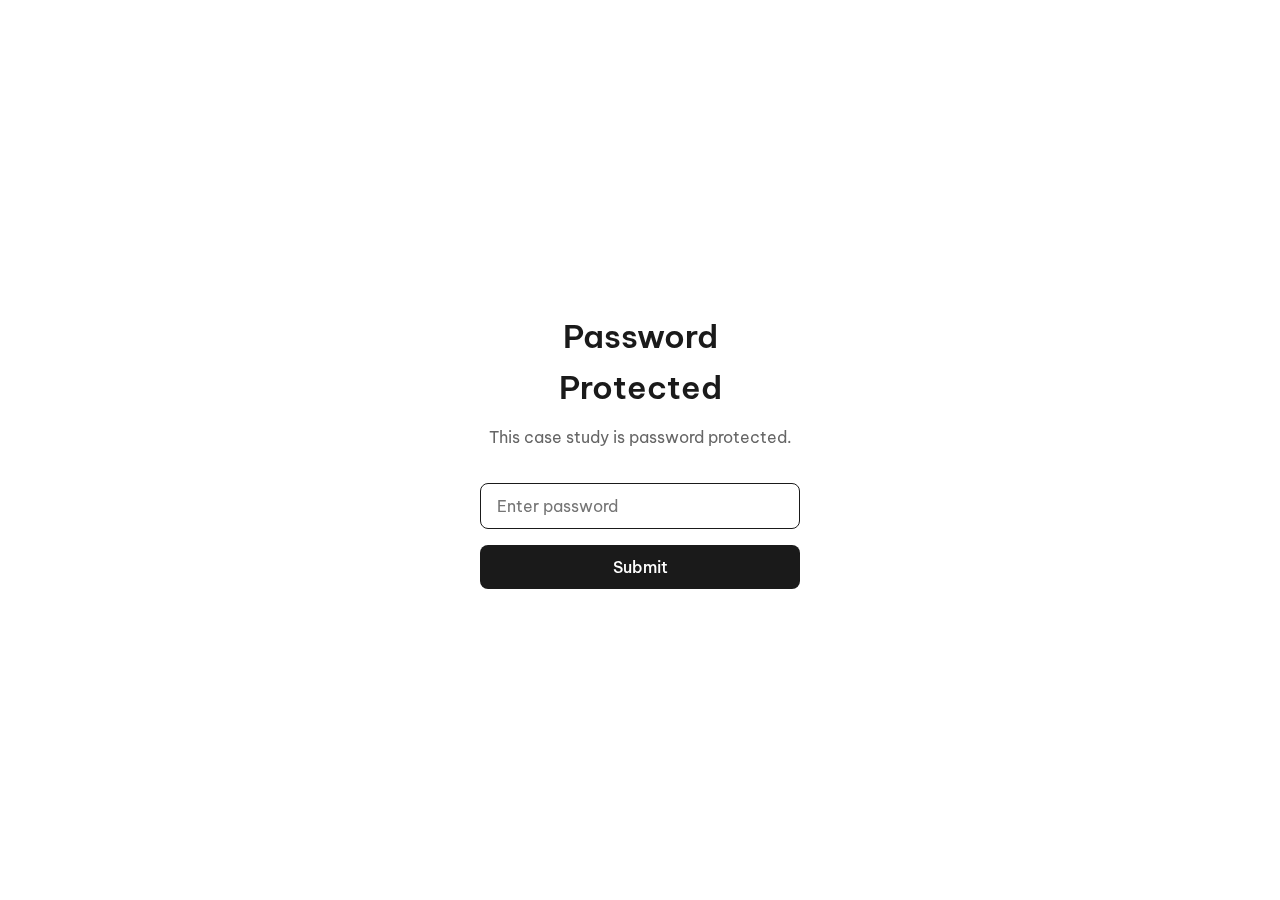
<file: comp-bands.html>
<!DOCTYPE html>
<html lang="en">
<head>
    <meta charset="UTF-8">
    <meta name="viewport" content="width=device-width, initial-scale=1.0">
    <title>Creating pay bands</title>
    <link rel="icon" type="image/png" href="ed-flavicon.png">
    <link rel="preconnect" href="https://fonts.googleapis.com">
    <link rel="preconnect" href="https://fonts.gstatic.com" crossorigin>
    <link href="https://fonts.googleapis.com/css2?family=Averia+Gruesa+Libre&family=Be+Vietnam+Pro:wght@400;500;600;700&family=Libre+Baskerville:ital,wght@1,500&family=Noto+Sans+HK:wght@300;400;500;700&display=swap" rel="stylesheet">
    <link rel="stylesheet" href="styles.css">
    <link rel="stylesheet" href="case-study.css">
</head>
<body>
    <nav class="navigation case-study-nav">
        <div class="nav-container">
            <a href="index.html" class="nav-link back-link-nav">
                <span class="back-arrow">←</span> Back
            </a>
        </div>
    </nav>

    <main class="case-study-main">
        <!-- Hero Container -->
        <div class="case-hero-container">
            <div class="case-hero-image-wrapper">
                <div class="case-image-placeholder" style="width: 420px; height: 324px; border: 2px dashed #ddd; border-radius: 8px; display: flex; align-items: center; justify-content: center; color: #999; font-size: 16px;">
                    <span>Hero Image</span>
                </div>
            </div>
            <div class="case-hero-content">
                <div class="case-study-meta">Lattice • 2024</div>
                <h1 class="case-study-title">Creating pay bands</h1>
                <p class="case-study-body">Simplifying the creation of compensation structures for small businesses.</p>
            </div>
        </div>

        <!-- Hero Section -->
        <section class="case-hero-section">
            <div class="case-container">
                <div class="case-overview-section">
                    <h2 class="case-section-label">Overview</h2>
                    
                    <h3 class="case-main-headline">Bringing Predictive Intelligence to Sales Teams.</h3>
                    
                    <p class="case-intro-text">
                        I led the design and development of a pipeline forecasting system designed to bring data-driven insights into sales operations and support teams navigating complex deal cycles. The work helped transform how sales teams predict revenue and has received recognition by industry leaders.
                    </p>
                    
                    <p class="case-intro-text">
                        I led the design and development of a pipeline forecasting system designed to bring data-driven insights into sales operations and support teams navigating complex deal cycles. The work helped transform how sales teams predict revenue and has received recognition by industry leaders.
                    </p>
                    
                    <p class="case-intro-text">
                        I led the design and development of a pipeline forecasting system designed to bring data-driven insights into sales operations and support teams navigating complex deal cycles. The work helped transform how sales teams predict revenue and has received recognition by industry leaders.
                    </p>
                </div>
            </div>
        </section>

        <!-- Image Placeholder -->
        <section class="case-image-section">
            <div class="case-container">
                <div class="case-image-placeholder large">
                    <span>Hero Image / Project Overview</span>
                </div>
            </div>
        </section>

        <!-- Recognition Section -->
        <section class="case-recognition-section">
            <div class="case-container">
                <h2 class="case-section-label">Recognition</h2>
                <div class="case-recognition-grid">
                    <div class="case-recognition-item">Industry Awards</div>
                    <div class="case-recognition-item">Data Science Winner</div>
                    <div class="case-recognition-item">Vision Video</div>
                </div>
            </div>
        </section>

        <!-- Metrics Section -->
        <section class="case-metrics-section">
            <div class="case-container">
                <div class="case-metric-card">
                    <h4 class="case-metric-label">model accuracy</h4>
                    <h2 class="case-metric-value">85%</h2>
                    <p class="case-metric-description">of forecasts achieved target accuracy within 5% margin of error</p>
                </div>
                
                <div class="case-metric-card">
                    <h4 class="case-metric-label">time saved</h4>
                    <h2 class="case-metric-value">5+</h2>
                    <p class="case-metric-description">hours per week saved per sales team member</p>
                </div>
                
                <div class="case-metric-card">
                    <h4 class="case-metric-label">adoption rate</h4>
                    <h2 class="case-metric-value">90%</h2>
                    <p class="case-metric-description">of sales teams successfully integrated the forecasting system</p>
                </div>
                
                <div class="case-metric-card">
                    <h4 class="case-metric-label">revenue impact</h4>
                    <h2 class="case-metric-value">~35%</h2>
                    <p class="case-metric-description">improvement in forecast accuracy compared to manual methods</p>
                </div>
            </div>
        </section>

        <!-- Image Placeholder -->
        <section class="case-image-section">
            <div class="case-container">
                <div class="case-image-placeholder medium">
                    <span>Dashboard Screenshot / UI Design</span>
                </div>
            </div>
        </section>

        <!-- Problem Space -->
        <section class="case-problem-section">
            <div class="case-container">
                <h2 class="case-section-label">Problem space</h2>
                <h3 class="case-section-headline">Sales Teams and Revenue Predictions</h3>
                
                <p class="case-section-text">
                    In today's competitive markets, complex deal cycles and manual forecasting become common challenges for sales teams navigating revenue planning. In a data-driven business environment, how can sales organizations improve their forecasting accuracy? Or better yet, <strong>is it the process that should adapt to leverage modern data science capabilities.</strong>
                </p>
                
                <p class="case-section-text">
                    In today's competitive markets, complex deal cycles and manual forecasting become common challenges for sales teams navigating revenue planning. In a data-driven business environment, how can sales organizations improve their forecasting accuracy? Or better yet, <strong>is it the process that should adapt to leverage modern data science capabilities.</strong>
                </p>
                
                <p class="case-section-text">
                    Shifting my role from Data Analyst to Design Lead, I helped lead our discovery meetings, translating and communicating technical models into user-friendly interfaces.
                </p>
                
                <p class="case-section-text">
                    This stage within our process was extremely iterative, being careful to explore data science approaches while still incorporating business requirements and user feedback.
                </p>
            </div>
        </section>

        <!-- Image Placeholder -->
        <section class="case-image-section">
            <div class="case-container">
                <div class="case-image-placeholder medium">
                    <span>Research / User Interviews</span>
                </div>
            </div>
        </section>

        <!-- Discovery Section -->
        <section class="case-discovery-section">
            <div class="case-container">
                <h2 class="case-section-label">DISCOVERY</h2>
                <h3 class="case-section-headline">Data Science for Sales Teams.</h3>
                
                <p class="case-section-text">
                    We found potential in leveraging machine learning and statistical modeling to transform how sales teams approach pipeline forecasting, combining historical data patterns with real-time deal information to create accurate predictions.
                </p>
                
                <p class="case-section-text">
                    We found potential in leveraging machine learning and statistical modeling to transform how sales teams approach pipeline forecasting, combining historical data patterns with real-time deal information to create accurate predictions.
                </p>
                
                <p class="case-section-text">
                    We found potential in leveraging machine learning and statistical modeling to transform how sales teams approach pipeline forecasting, combining historical data patterns with real-time deal information to create accurate predictions.
                </p>
                
                <h4 class="case-subsection-headline">Designed for Sales Teams, <em>with</em> Sales Teams.</h4>
                
                <p class="case-section-text">
                    By <strong>collaborating with sales representatives to help ideate a data-driven solution</strong>, we better understood their workflow needs and opinions, and considered perspectives and new features we might have overlooked as data scientists.
                </p>
                
                <p class="case-section-text">
                    By <strong>collaborating with sales representatives to help ideate a data-driven solution</strong>, we better understood their workflow needs and opinions, and considered perspectives and new features we might have overlooked as data scientists.
                </p>
            </div>
        </section>

        <!-- Image Placeholder -->
        <section class="case-image-section">
            <div class="case-container">
                <div class="case-image-placeholder large">
                    <span>Design Process / Wireframes</span>
                </div>
            </div>
        </section>

        <!-- User Testing Section -->
        <section class="case-testing-section">
            <div class="case-container">
                <h2 class="case-section-label">USER TESTING</h2>
                <h3 class="case-section-headline">How we tested users by bringing Pipeline Forecasting to life.</h3>
                
                <div class="case-testing-methods">
                    <div class="case-testing-method">
                        <h4 class="case-method-title">A/B Testing</h4>
                        <p class="case-method-description">Users pilot tested our dashboard designs against different information architectures.</p>
                    </div>
                    
                    <div class="case-testing-method">
                        <h4 class="case-method-title">Prototype Simulation</h4>
                        <p class="case-method-description">Users simulated the actual workflow and experience of the system through interactive mockups.</p>
                    </div>
                    
                    <div class="case-testing-method">
                        <h4 class="case-method-title">Heuristic Survey</h4>
                        <p class="case-method-description">After experiencing our prototype, users gave honest feedback through non-moderated surveys.</p>
                    </div>
                </div>
                
                <p class="case-section-text">
                    In order to test Pipeline Forecasting's features, <strong>we simulated a 'minimal' prototype</strong> to evaluate the usability of the product's interface and workflow with user feedback.
                </p>
            </div>
        </section>

        <!-- Image Placeholder -->
        <section class="case-image-section">
            <div class="case-container">
                <div class="case-image-placeholder medium">
                    <span>Testing Results / User Feedback</span>
                </div>
            </div>
        </section>

        <!-- Final Delivery Section -->
        <section class="case-final-section">
            <div class="case-container">
                <h2 class="case-section-label">FINAL DELIVERY</h2>
                <h3 class="case-section-headline">Allowing sales teams predictive intelligence for Pipeline Forecasting.</h3>
                
                <p class="case-section-text">
                    At the end of the project timeline, we were extremely excited to wrap our solution and present it to the stakeholders and sales teams who supported us during Pipeline Forecasting's creation.
                </p>
                
                <p class="case-section-text">
                    At the end of the project timeline, we were extremely excited to wrap our solution and present it to the stakeholders and sales teams who supported us during Pipeline Forecasting's creation.
                </p>
                
                <p class="case-section-text">
                    At the end of the project timeline, we were extremely excited to wrap our solution and present it to the stakeholders and sales teams who supported us during Pipeline Forecasting's creation.
                </p>
            </div>
        </section>

        <!-- Final Image Placeholder -->
        <section class="case-image-section">
            <div class="case-container">
                <div class="case-image-placeholder large">
                    <span>Final Design / Product Showcase</span>
                </div>
            </div>
        </section>
    </main>

    <footer class="footer">
        <div class="container">
            <div class="footer-links">
                <a href="elisabeth-dunn-resume-2026.pdf" class="footer-link">Resume</a>
                <a href="https://linkedin.com/in/elisadunn" target="_blank" class="footer-link">LinkedIn</a>
                <a href="mailto:elisa.tdunn@gmail.com" class="footer-link">elisa.tdunn@gmail.com</a>
            </div>
            <p class="footer-copyright">&copy; 2024 Elisa Dunn. All rights reserved.</p>
        </div>
    </footer>

    <script src="password-protection.js"></script>
    <script src="script.js"></script>
</body>
</html>
</file>
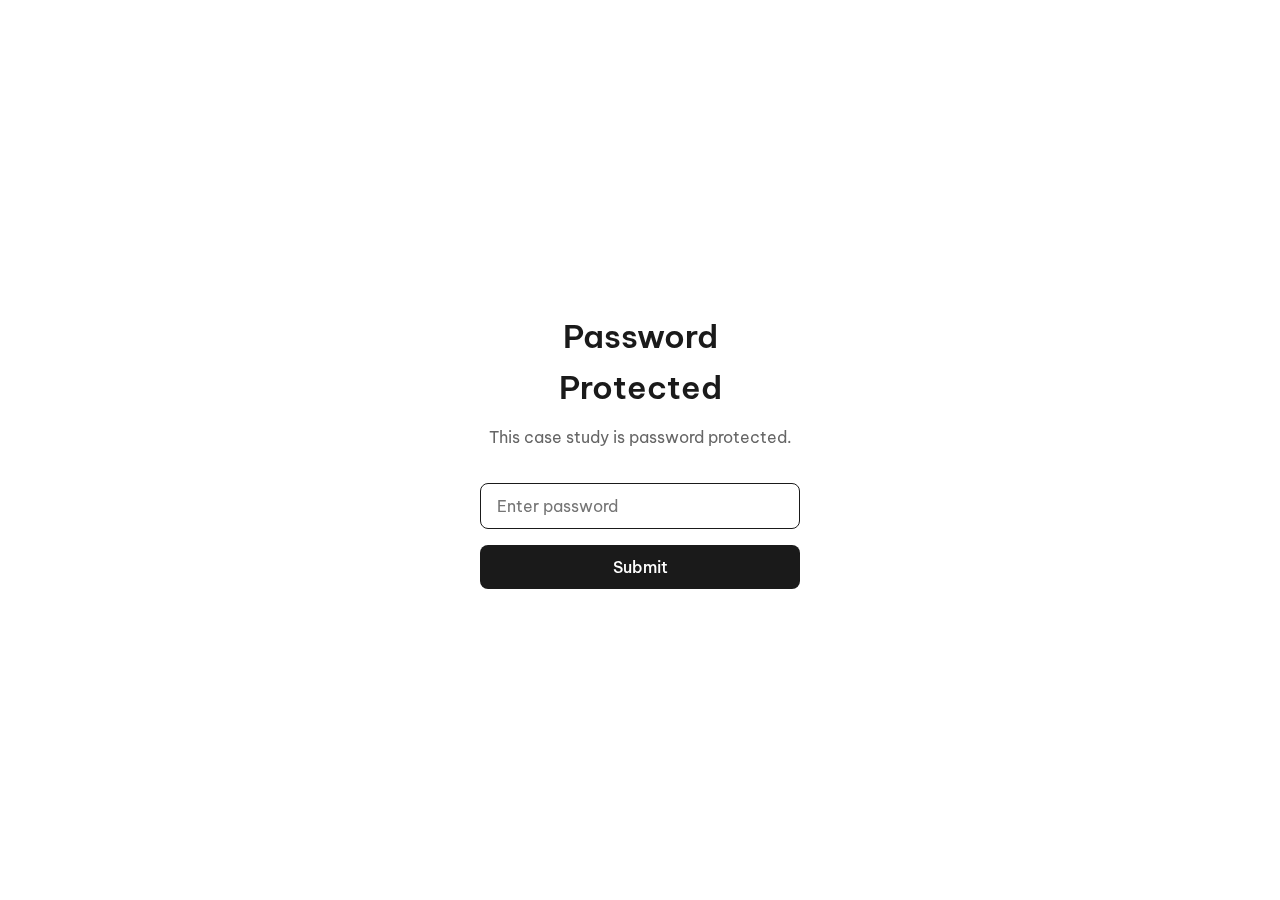
<file: pipeline-forecasts.html>
<!DOCTYPE html>
<html lang="en">
<head>
    <meta charset="UTF-8">
    <meta name="viewport" content="width=device-width, initial-scale=1.0">
    <title>Pipeline Forecasting </title>
    <link rel="icon" type="image/png" href="ed-flavicon.png">
    <link rel="preconnect" href="https://fonts.googleapis.com">
    <link rel="preconnect" href="https://fonts.gstatic.com" crossorigin>
    <link href="https://fonts.googleapis.com/css2?family=Averia+Gruesa+Libre&family=Be+Vietnam+Pro:wght@400;500;600;700&family=Libre+Baskerville:ital,wght@1,500&family=Noto+Sans+HK:wght@300;400;500;700&display=swap" rel="stylesheet">
    <link rel="stylesheet" href="styles.css">
    <link rel="stylesheet" href="case-study.css">
</head>
<body>
    <nav class="navigation case-study-nav">
        <div class="nav-container">
            <a href="index.html" class="nav-link back-link-nav">
                <span class="back-arrow">←</span> Back
            </a>
        </div>
    </nav>

    <main class="case-study-main">
        <!-- Hero Container -->
        <div class="case-hero-container">
            <div class="case-hero-image-wrapper">
                <img src="images/pipeline-forecast-intro.png" alt="Pipeline Forecasting">
            </div>
            <div class="case-hero-content">
                <div class="case-study-meta">Lattice • 2023</div>
                <h1 class="case-study-title">Pipeline forecasting</h1>
                <p class="case-study-body">Designing an experience that gives sales leaders real-time visibility into team quotas and clear actions to help teams hit their numbers.</p>
            </div>
        </div>

        <!-- Hero Section -->
        <section class="case-hero-section">
            <div class="case-container">
                
                <div class="case-overview-section">
                    <h2 class="case-section-label">Overview</h2>
                    

                    
                    <h3 class="case-main-headline">Bridging the gap between prospecting and deal management.</h3>
                    
                    <p class="case-intro-text">
                        Outreach, a platform historically focused on sales prospecting workflows, faced a significant challenge. While the company had traditionally supported sales reps with prospecting tasks (cold calling, emailing, scheduling meetings), there was a new initiative to support deal management (prioritizing, tracking, and monitoring deals in the pipeline). However, these two critical aspects of the sales process were managed in isolation, which hindered the overall efficiency of our users.
                    </p>
                        <div class="case-question-card">
                            <div class="case-question-label">The primary question</div>
                            <div class="case-question-text">How might we inform sales teams on how to modify their prospecting efforts to reach their deal management goals?</div>
                        </div>
                </div>
            </div>
        </section>

        <!-- Selling a Vision Section -->
        <section class="case-problem-section">
            <div class="case-container">
                <h2 class="case-section-label">Selling a vision</h2>
                <h3 class="case-section-headline">Conceptual designs</h3>
                
                <p class="case-section-text">
                    Recognizing the need for a holistic solution, I collaborated with product management and other designers to envision a new feature. This feature envisioned a "sales pipeline funnel" calculator that would use historical data and AI algorithms to project the number of deals won for a given quarter. This innovation aimed to help sales managers estimate the additional prospecting efforts required to meet their sales quotas.
                </p>
                
                <p class="case-section-text">
                    These early designs were shared with the entire Product-Design-Engineering (PDE) organization and directly with the Chief Product Officer (CPO) to gather preliminary feedback and generate excitement around the concept.
                </p>
            </div>
        </section>

        <!-- Image Placeholder -->
        <section class="case-image-section">
            <img src="images/case study 4 images/pipeline-concept-car.gif" alt="Conceptual Design Mockups" style="width: 100%; height: auto; display: block;">
        </section>

        <!-- Convincing Stakeholders Section -->
        <section class="case-discovery-section">
            <div class="case-container">
                <h2 class="case-section-label">Selling a vision</h2>
                <h3 class="case-section-headline">Convincing stakeholders to spend time on discovery work</h3>
                
                <p class="case-section-text">
                    Product leadership at Outreach was enthusiastic about the project, eager to start development as soon as possible. However, little validation had been conducted to ensure the design met user expectations. Furthermore, no plans existed for integrating this feature into the existing ecosystem.
                </p>
                
                <p class="case-section-text">
                    To address these concerns, I collaborated with Product Management, Engineering, and Data Science to create a project timeline. This timeline allowed for Engineering and Data Science work to be completed a month before the annual sales conference, which was the target for beta readiness. It also incorporated time for discovery and evaluative research.
                </p>
            </div>
        </section>

        <!-- Image Placeholder -->
        <section class="case-image-section">
            <img src="images/case study 4 images/pipeline-timeline.png" alt="Project Timeline" style="width: 100%; height: auto; display: block;">
        </section>

        <!-- Cross-functional Collaboration Section -->
        <section class="case-problem-section">
            <div class="case-container">
                <h2 class="case-section-label">Cross-functional collaboration</h2>
                <h3 class="case-section-headline">Figuring out where this concept should live</h3>
                
                <p class="case-section-text">
                    In collaboration with my Product Manager, I explored synergies with another product vertical known as Deal Intelligence. This team was planning to create a Deal Insights dashboard for sales managers, which appeared to be a suitable home for our new feature. However, since my team was ahead in terms of development, we faced questions about how the new dashboard would look and function and how our feature would fit. To provide the Deal Intelligence team time to catch up, I initiated the discovery research phase.
                </p>
            </div>
        </section>

        <!-- Discovery Research Section -->
        <section class="case-discovery-section">
            <div class="case-container">
                <h2 class="case-section-label">Discovery research</h2>
                <h3 class="case-section-headline">Main insights from talking to sales managers</h3>
                
                <p class="case-section-text">
                    To gain deeper insights, I engaged with three customers and three internal sales managers. Their goal was to understand current workflows, tools, and behaviors. Four main insights emerged from this research:
                </p>
                
                <div class="case-insights-grid">
                    <div class="case-insight-item">
                        <div class="case-insight-number">1</div>
                        <div class="case-insight-text">The traditional inverted triangle-based funnel framework did not always accurately represent sales stages. Also, displaying the entire create-to-close funnel was distracting.</div>
                    </div>
                    
                    <div class="case-insight-item">
                        <div class="case-insight-number">2</div>
                        <div class="case-insight-text">"Accounts contacted" is the prospecting metric that is easiest to correlate with the creation of additional sales pipeline.</div>
                    </div>
                    
                    <div class="case-insight-item">
                        <div class="case-insight-number">3</div>
                        <div class="case-insight-text">Sales managers preferred straightforward recommendations for immediate action. Not as concerned over simulating scenarios.</div>
                    </div>
                    
                    <div class="case-insight-item">
                        <div class="case-insight-number">4</div>
                        <div class="case-insight-text">Sales managers typically plan a quarter or two ahead, with sales pipeline in one quarter primarily built during the previous quarter.</div>
                    </div>
                </div>
                
                <h4 class="case-subsection-headline">Design requirements</h4>
                
                <p class="case-section-text">
                    After defining the top takeaways from the research, I crafted the design requirements I wanted to keep in mind when designing this new experience:
                </p>
                
                <ul class="case-design-requirements">
                    <li>Move away from funnel visualization to represent sales stages more accurately.</li>
                    <li>Shift the focus towards pipeline creation rather than the full create-to-close funnel.</li>
                    <li>Highlight the relationship between work in one quarter and its impact on an upcoming quarter.</li>
                    <li>De-emphasize the calculator and focus on pipeline creation recommendations and impact.</li>
                </ul>
            </div>
        </section>

        <!-- First Iterations Section -->
        <section class="case-problem-section">
            <div class="case-container">
                <h2 class="case-section-label">First iterations</h2>
                <h3 class="case-section-headline">Large card on the dashboard</h3>
                
                <p class="case-section-text">
                    The initial design iteration made some assumptions about the upcoming Deal Insights dashboard. It featured tabs for different sales quarters, with the current quarter marked as "active." Users could view up to three quarters into the future, with a countdown to the next quarter. Recommendations for increasing pipeline via prospecting were provided.
                </p>
            </div>
        </section>

        <!-- Image Placeholder -->
        <section class="case-image-section">
            <img src="images/case study 4 images/pipeline-concepts-1.gif" alt="Initial Dashboard Design" style="width: 100%; height: auto; display: block;">
        </section>

        <!-- Drill Down Section -->
        <section class="case-discovery-section">
            <div class="case-container">
                <h3 class="case-section-headline">Drill down to reveal insights</h3>
                
                <p class="case-section-text">
                    A drilldown option allowed users to toggle between their current trajectory and the recommended trajectory, with a visual connection showing the relationship between the number of accounts contacted and pipeline created.
                </p>
            </div>
        </section>

        <!-- Image Placeholder -->
        <section class="case-image-section">
            <img src="images/case study 4 images/pipeline-concepts-2.gif" alt="Drill Down Interaction" style="width: 100%; height: auto; display: block;">
        </section>

        <!-- Calculator Section -->
        <section class="case-problem-section">
            <div class="case-container">
                <h3 class="case-section-headline">De-emphasizing the calculator functionality</h3>
                
                <p class="case-section-text">
                    I transformed the calculator functionality to be a pop-up from a button, de-emphasizing it but still remaining prominent on the screen.
                </p>
            </div>
        </section>

        <!-- Image Placeholder -->
        <section class="case-image-section">
            <img src="images/case study 4 images/pipeline-concepts-3.png" alt="Calculator Pop-up Design" style="width: 100%; height: auto; display: block;">
        </section>

        <!-- Testing Prototypes Section -->
        <section class="case-testing-section">
            <div class="case-container">
                <h2 class="case-section-label">Testing prototypes</h2>
                <h3 class="case-section-headline">Approach and insights</h3>
                
                <p class="case-section-text">
                    To validate the design, I partnered with User Experience Researchers (UXR) and conducted prototype testing with eight participants. The key questions addressed were:
                </p>
                
                <ul class="case-section-text" style="list-style: none; padding-left: 0; margin-bottom: 40px;">
                    <li style="margin-bottom: 15px;">• Are the interactions discoverable and usable?</li>
                    <li style="margin-bottom: 15px;">• Are the data and data visualizations interpretable?</li>
                    <li style="margin-bottom: 15px;">• What opportunities for improvement exist?</li>
                </ul>
                
                <p class="case-section-text">
                    Feedback from the testing revealed the following insights:
                </p>
                
                <div class="case-findings-grid">
                    <div class="case-finding-item">
                        <div class="case-finding-title">Line chart not ideal</div>
                        <div class="case-finding-description">A quarter-based line chart makes less sense when the timeline is too far into the future (i.e. if we're looking two or three quarters ahead rather than just one quarter ahead).</div>
                    </div>
                    
                    <div class="case-finding-item">
                        <div class="case-finding-title">Some information wasn't valuable</div>
                        <div class="case-finding-description">There were a lot of metrics and numbers displayed in this experience. Some were helpful to sales managers, others were more noisy than helpful.</div>
                    </div>
                    
                    <div class="case-finding-item">
                        <div class="case-finding-title">Need to improve clickability cues</div>
                        <div class="case-finding-description">The prospecting-to-pipeline conversion card seemed clickable even when it was not. This was due to divider lines making the component look like clickable sections.</div>
                    </div>
                    
                    <div class="case-finding-item">
                        <div class="case-finding-title">Desire to see team contributions</div>
                        <div class="case-finding-description">Customers voiced a desire to see a breakdown of team members' contribution to the pipeline. While this was a valuable feature, in order to stick to our deadline, we decided to have this be a post-MVP exploration.</div>
                    </div>
                </div>
            </div>
        </section>

        <!-- Iterating Section -->
        <section class="case-problem-section">
            <div class="case-container">
                <h2 class="case-section-label">Iterating</h2>
                <h3 class="case-section-headline">Fitting into the new Deal Insights Dashboard</h3>
                
                <p class="case-section-text">
                    By this time, the Deal Intelligence team had defined the main pieces of the Deal Insights Dashboard. Since they decided that the overarching content of the page needed to be grounded in one quarter, I needed to brainstorm how to include multi-quarter viewability for our specific feature.
                </p>
            </div>
        </section>

        <!-- Image Placeholder -->
        <section class="case-image-section">
            <img src="images/case study 4 images/pipeline-final-1.png" alt="Deal Insights Dashboard Integration" style="width: 100%; height: auto; display: block;">
        </section>

        <!-- Individual Cards Section -->
        <section class="case-discovery-section">
            <div class="case-container">
                <h3 class="case-section-headline">Individual cards for each future quarter</h3>
                
                <p class="case-section-text">
                    I considered creating a card that allows people to select a future quarter via a dropdown menu. However, I decided to make each future quarter a card of its own. This allows for easy scanning and less clicks to see important information.
                </p>
                
                <p class="case-section-text">
                    I placed them right beneath the current active quarter, so that the information of "quarterly pipeline" is grouped together on the dashboard.
                </p>
            </div>
        </section>

        <!-- Image Placeholder -->
        <section class="case-image-section">
            <img src="images/case study 4 images/pipeline-final-2.png" alt="Quarter Cards Design" style="width: 100%; height: auto; display: block;">
        </section>

        <!-- Progress Bar Section -->
        <section class="case-problem-section">
            <div class="case-container">
                <h3 class="case-section-headline">Switching from line chart to progress bar</h3>
                
                <p class="case-section-text">
                    Utilized a progress bar so that progress towards a goal is clear without having to deal with strange time-based x-axes. Made the legend items vertical so that the numbers are easy to scan.
                </p>
            </div>
        </section>

        <!-- Image Placeholder -->
        <section class="case-image-section">
            <img src="images/case study 4 images/pipeline-breakdown.png" alt="Progress Bar Visualization" style="width: 100%; height: auto; display: block;">
        </section>

        <!-- Recommended Prospecting Section -->
        <section class="case-discovery-section">
            <div class="case-container">
                <h3 class="case-section-headline">Recommended prospecting efforts</h3>
                
                <p class="case-section-text">
                    Each card has a static banner at the bottom that displays a high-level insight. To dig deeper, clicking the info tooltip exposes a popup that explains what prospecting efforts a team needs to close their pipeline gap.
                </p>
                
                <p class="case-section-text">
                    For sales managers that want to simulate different prospecting needs, they can access the calculator via the "View metrics" button.
                </p>
            </div>
        </section>

        <!-- Image Placeholder -->
        <section class="case-image-section">
            <img src="images/case study 4 images/pipeline-final-3.png" alt="Recommendation Banner Design" style="width: 100%; height: auto; display: block;">
        </section>

        <!-- Insight Banner States Section -->
        <section class="case-problem-section">
            <div class="case-container">
                <h3 class="case-section-headline">Designing different states for the insight banner</h3>
                
                <p class="case-section-text">
                    I defined three main types of insights: recommendation on how to improve, acknowledgment of being on track, and acknowledgement of exceeding your goal.
                </p>
                
                <p class="case-section-text">
                    The "recommendation" purposely uses a "light bulb" icon and a filled background to draw the eye to that area. Conversely, the latter two insight banners do not have a filled background. This is so that color is used deliberately for important information that needs action.
                </p>
            </div>
        </section>

        <!-- Image Placeholder -->
        <section class="case-image-section">
            <img src="images/case study 4 images/pipeline-final-4.gif" alt="Insight Banner States" style="width: 100%; height: auto; display: block;">
        </section>

        <!-- AI Signaling Section -->
        <section class="case-problem-section">
            <div class="case-container">
                <h3 class="case-section-headline">Visually signaling the existence of AI</h3>
                
                <p class="case-section-text">
                    To denote that these projections are AI-based, the projected pipeline legend item is adorned with a "magic" icon.
                </p>
            </div>
        </section>

        <!-- Image Placeholder -->
        <section class="case-image-section">
            <img src="images/case study 4 images/pipeline-final-5.png" alt="AI Icon Design" style="width: 100%; height: auto; display: block;">
        </section>

        <!-- Wrapping Up Section -->
        <section class="case-final-section">
            <div class="case-container">
                <h2 class="case-section-label">Wrapping up</h2>
                <h3 class="case-section-headline">What's next</h3>
                
                <p class="case-section-text">
                    The project's timeline was extended due to organizational changes. Thus, Data Science and Engineering were set to complete their work a month after the initial deadline. After releasing to private beta, our next step is to implement the functionality of allowing managers to see their team member's contributions to the sales pipeline. We'll also be monitoring overall usage and potentially usability issues we'll need to address.
                </p>
            </div>
        </section>
    </main>

    <footer class="footer">
        <div class="container">
            <div class="footer-links">
                <a href="elisabeth-dunn-resume-2026.pdf" class="footer-link">Resume</a>
                <a href="https://linkedin.com/in/elisadunn" target="_blank" class="footer-link">LinkedIn</a>
                <a href="mailto:elisa.tdunn@gmail.com" class="footer-link">elisa.tdunn@gmail.com</a>
            </div>
            <p class="footer-copyright">&copy; 2024 Elisa Dunn. All rights reserved.</p>
        </div>
    </footer>

    <script src="password-protection.js"></script>
    <script src="script.js"></script>
</body>
</html>
</file>
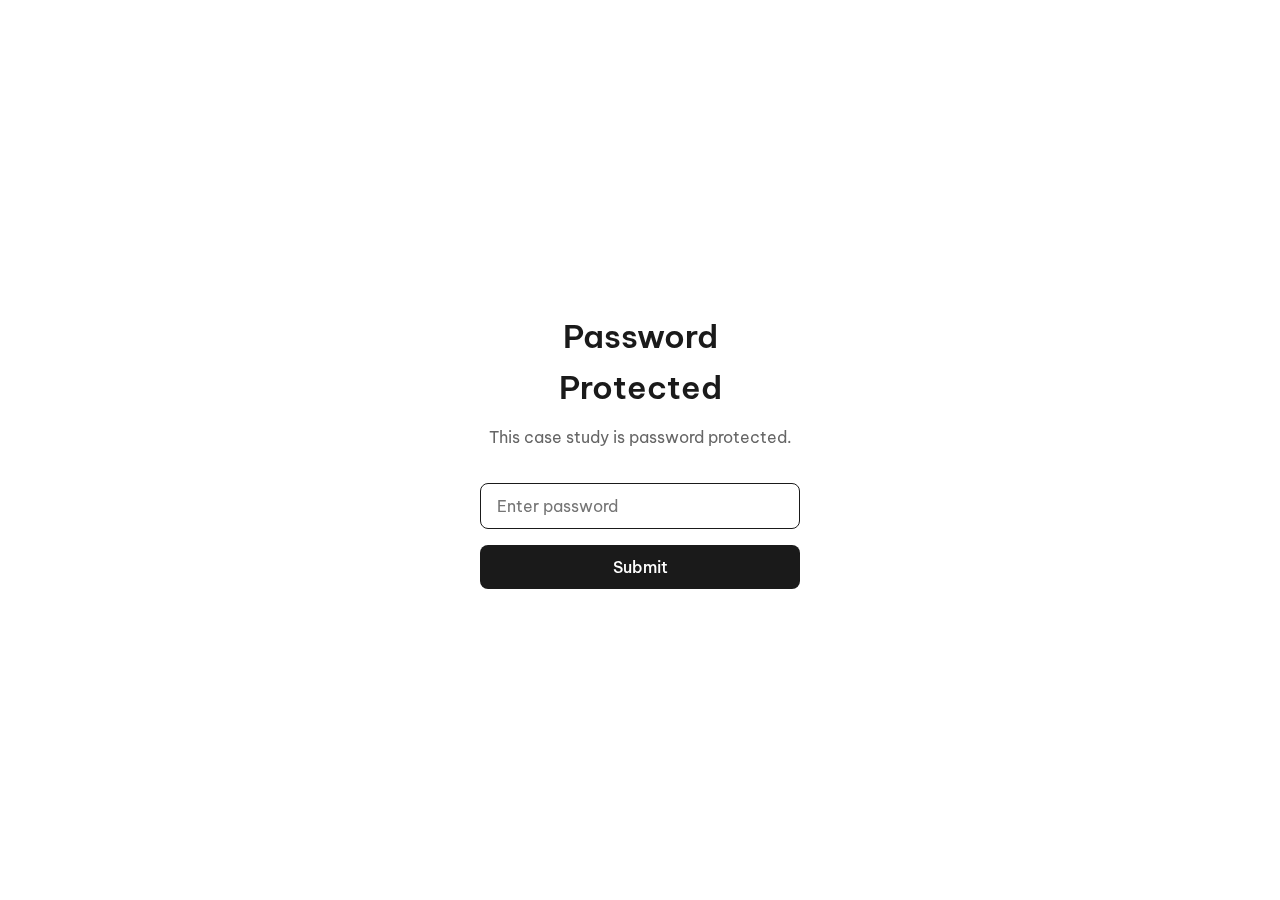
<file: sms-migration.html>
<!DOCTYPE html>
<html lang="en">
<head>
    <meta charset="UTF-8">
    <meta name="viewport" content="width=device-width, initial-scale=1.0">
    <title>SMS Migration | Elisa Dunn</title>
    <link rel="icon" type="image/png" href="ed-flavicon.png">
    <link rel="preconnect" href="https://fonts.googleapis.com">
    <link rel="preconnect" href="https://fonts.gstatic.com" crossorigin>
    <link href="https://fonts.googleapis.com/css2?family=Averia+Gruesa+Libre&family=Be+Vietnam+Pro:wght@400;500;600;700&family=Libre+Baskerville:ital,wght@1,500&family=Noto+Sans+HK:wght@300;400;500;700&display=swap" rel="stylesheet">
    <link rel="stylesheet" href="styles.css">
    <link rel="stylesheet" href="case-study.css">
</head>
<body>
    <nav class="navigation case-study-nav">
        <div class="nav-container">
            <a href="index.html" class="nav-link back-link-nav">
                <span class="back-arrow">←</span> Back
            </a>
        </div>
    </nav>

    <main class="case-study-main">
        <!-- Hero Container -->
        <div class="case-hero-container">
            <div class="case-hero-image-wrapper">
                <div class="case-image-placeholder" style="width: 420px; height: 324px; border: 2px dashed #ddd; border-radius: 8px; display: flex; align-items: center; justify-content: center; color: #999; font-size: 16px;">
                    <span>Hero Image</span>
                </div>
            </div>
            <div class="case-hero-content">
                <div class="case-study-meta">Outreach • 2022</div>
                <h1 class="case-study-title">SMS migration</h1>
                <p class="case-study-body">Updating features to match new visual direction while fixing usability issues in the flagship version.</p>
            </div>
        </div>

        <!-- Hero Section -->
        <section class="case-hero-section">
            <div class="case-container">
                <div class="case-overview-section">
                    <h2 class="case-section-label">Overview</h2>
                    
                    <h3 class="case-main-headline">Need to update features to match new visual direction</h3>
                    
                    <p class="case-intro-text">
                        Outreach's Design Systems team completed a complete visual rehaul of the product's components in order to move into a more modern look. Designers were tasked with updating their surfaces with the new "restyled" components. My work spanned multiple surfaces, one of which was the SMS feature. Since we were already in the mindset of "update and improve", this project was focused both on 1:1 migration and fixing any usability issues that lingered in the flagship version.
                    </p>
                </div>
            </div>
        </section>

        <!-- Auditing Section -->
        <section class="case-problem-section">
            <div class="case-container">
                <h2 class="case-section-label">Auditing the platform</h2>
                <h3 class="case-section-headline">Three surfaces to migrate</h3>
                
                <div class="case-insights-grid">
                    <div class="case-insight-item">
                        <div class="case-insight-number">1</div>
                        <div class="case-insight-text"><strong>The main SMS page:</strong> This is where users can see all of their previous text exchanges and create new text exchanges.</div>
                    </div>
                    
                    <div class="case-insight-item">
                        <div class="case-insight-number">2</div>
                        <div class="case-insight-text"><strong>A one-off SMS experience:</strong> This is for users who want to send a quick message while they are elsewhere in the product.</div>
                    </div>
                    
                    <div class="case-insight-item">
                        <div class="case-insight-number">3</div>
                        <div class="case-insight-text"><strong>SMS tasks:</strong> An experience where users can create and schedule a task to send an SMS message to their customers. Outreach's tasks can be pulled up anywhere throughout the product and outside the product via our Google Chrome extension.</div>
                    </div>
                </div>
            </div>
        </section>

        <!-- Identifying Issues Section -->
        <section class="case-discovery-section">
            <div class="case-container">
                <h2 class="case-section-label">Auditing the platform</h2>
                <h3 class="case-section-headline">Identifying issues with our SMS offering</h3>
                
                <div class="case-findings-grid">
                    <div class="case-finding-item">
                        <div class="case-finding-title">Issue 1: Search bar spacing</div>
                        <div class="case-finding-description">The search bar on the main SMS page lacked proper padding and spacing.</div>
                    </div>
                    
                    <div class="case-finding-item">
                        <div class="case-finding-title">Issue 2: Subject line requires memorization</div>
                        <div class="case-finding-description">Subject line requires users to memorize customer's phone numbers in order to remember who the text exchange is with.</div>
                    </div>
                    
                    <div class="case-finding-item">
                        <div class="case-finding-title">Issue 3: Visual differentiation</div>
                        <div class="case-finding-description">Now that our new design system had rounded buttons, the rounded text bubbles do not have any visual differentiation from our buttons.</div>
                    </div>
                    
                    <div class="case-finding-item">
                        <div class="case-finding-title">Issue 4: Avatar component</div>
                        <div class="case-finding-description">The avatar component next to the sender's messages added no additional information or clarity to the user's experience. It also wasted horizontal space, particularly in SMS tasks.</div>
                    </div>
                    
                    <div class="case-finding-item">
                        <div class="case-finding-title">Issue 5: Send button copy</div>
                        <div class="case-finding-description">The send button explicitly said "Send," taking up valuable typing space for users. This was especially problematic for SMS tasks with limited horizontal space.</div>
                    </div>
                    
                    <div class="case-finding-item">
                        <div class="case-finding-title">Issue 6: Color palette</div>
                        <div class="case-finding-description">The flagship version of the one-off SMS dialog used improper color palettes. We needed to correct this by using an off-white background color for the dialog.</div>
                    </div>
                    
                    <div class="case-finding-item">
                        <div class="case-finding-title">Issue 7: Scrolling to typing interface</div>
                        <div class="case-finding-description">Users had to scroll down to the bottom of the text exchange to access the typing interface while using SMS tasks. This could be disorienting for first-time users and frustrating for those wanting to quickly respond to a message they already saw on another surface.</div>
                    </div>
                </div>
            </div>
        </section>

        <!-- First Iteration Section -->
        <section class="case-problem-section">
            <div class="case-container">
                <h2 class="case-section-label">First iteration</h2>
                <h3 class="case-section-headline">Tackling how to update text bubbles</h3>
                
                <p class="case-section-text">
                    The first iteration resulted in us creating text bubbles that an 8px rounded corner, so that they look more like rectangles rather than full ovals. We also made the sender's text bubble color a dark gray and the receiver's text bubble white, so that there would be no overlap from the colors used for buttons or interactive objects. To synergize with this change, I changed the texting background be a light shade of gray supported by our new design system.
                </p>
                
                <p class="case-section-text">
                    However, there was also concerns from the Design Systems team that the usage of such dark colors for a prominent, recurring component would not match the new visual style of the product.
                </p>
            </div>
        </section>

        <!-- Image Placeholder -->
        <section class="case-image-section">
            <div class="case-image-placeholder large">
                <span>First Iteration - Text Bubbles</span>
            </div>
        </section>

        <!-- Final Iteration Section -->
        <section class="case-discovery-section">
            <div class="case-container">
                <h2 class="case-section-label">Final iteration</h2>
                <h3 class="case-section-headline">Adjusting the designs of text bubbles</h3>
                
                <p class="case-section-text">
                    Thus, we moved forward with a different version where the sender's text bubble was a shade of purple that was more complimentary to our product's new look. With our new colors for the text bubbles, we needed a white background in order to be compliant with color contrast standards. To solve for this issue in the one-off SMS dialog, I opted for a border around the texting interface.
                </p>
            </div>
        </section>

        <!-- Image Placeholder -->
        <section class="case-image-section">
            <div class="case-image-placeholder large">
                <span>Final Iteration - Text Bubbles</span>
            </div>
        </section>

        <!-- Subject Line Section -->
        <section class="case-problem-section">
            <div class="case-container">
                <h3 class="case-section-headline">Subject line</h3>
                
                <p class="case-section-text">
                    Updated the subject line so that once the first message has been sent, the subject line changes the receiver's phone number into their contact name.
                </p>
            </div>
        </section>

        <!-- Optimizing Section -->
        <section class="case-discovery-section">
            <div class="case-container">
                <h3 class="case-section-headline">Optimizing for typing space and reading space</h3>
                
                <p class="case-section-text">
                    We removed the avatar component for the sender. We also stickied the typing interface to the bottom of the screen, so that users always have access to it.
                </p>
            </div>
        </section>

        <!-- Send Button Section -->
        <section class="case-problem-section">
            <div class="case-container">
                <h3 class="case-section-headline">Updating the Send button</h3>
                
                <p class="case-section-text">
                    Replaced the "Send" copy with an icon, with the ability to see the title of the button on hover for additional context and accessibility purposes.
                </p>
            </div>
        </section>

        <!-- Text Bubble Resizing Section -->
        <section class="case-discovery-section">
            <div class="case-container">
                <h3 class="case-section-headline">Defining how text bubbles should be resized</h3>
                
                <p class="case-section-text">
                    The flagship version of the SMS platform also had the issue of line lengths spanning way past the point of optimal readability. Therefore, I defined when text bubbles should wrap across the 3 different widths we supported.
                </p>
                
                <ul class="case-section-text" style="list-style: none; padding-left: 0; margin-bottom: 40px;">
                    <li style="margin-bottom: 15px;">• For surfaces with narrower widths (640px and narrower), the max line length was 45 characters</li>
                    <li style="margin-bottom: 15px;">• For surfaces with wider widths (641px and higher), text bubbles wrapped after 75 characters.</li>
                </ul>
            </div>
        </section>

        <!-- Results Section -->
        <section class="case-final-section">
            <div class="case-container">
                <h2 class="case-section-label">Results</h2>
                <h3 class="case-section-headline">What's next?</h3>
                
                <p class="case-section-text">
                    The updates to SMS were shipped to our customers in March 2023. Through some of our customer feedback channels, we've heard about customer appreciating the new SMS experience especially in the Tasks surface, due to giving them more space to both view and type messages. The design of the "Send" button has also been utilized in different parts of the product, such as our new AI Assist feature.
                </p>
                
                <p class="case-section-text">
                    Next, we'll be testing if we should incorporate a "Scroll-away" functionality for the Subject Line in Tasks, to further increase the amount of reading space for our users.
                </p>
            </div>
        </section>
    </main>

    <footer class="footer">
        <div class="container">
            <div class="footer-links">
                <a href="elisabeth-dunn-resume-2026.pdf" class="footer-link">Resume</a>
                <a href="https://linkedin.com/in/elisadunn" target="_blank" class="footer-link">LinkedIn</a>
                <a href="mailto:elisa.tdunn@gmail.com" class="footer-link">elisa.tdunn@gmail.com</a>
            </div>
            <p class="footer-copyright">&copy; 2024 Elisa Dunn. All rights reserved.</p>
        </div>
    </footer>

    <script src="password-protection.js"></script>
    <script src="script.js"></script>
</body>
</html>
</file>
<file: case-study.css>
/* Case Study Page Styles - Based on Headspace Style */

/* Override body and main styles for case study pages */
body {
    background: #FFFFFF !important;
    background-color: #FFFFFF !important;
    background-image: none !important;
    font-family: 'Be Vietnam Pro', sans-serif;
}

body::before {
    content: '' !important;
    position: fixed;
    top: 0;
    left: 0;
    width: 100%;
    height: 100%;
    background-image: 
        repeating-linear-gradient(
            0deg,
            rgba(0, 0, 0, 0.03) 0px,
            transparent 1px,
            transparent 2px,
            rgba(0, 0, 0, 0.03) 3px
        ),
        repeating-linear-gradient(
            90deg,
            rgba(0, 0, 0, 0.03) 0px,
            transparent 1px,
            transparent 2px,
            rgba(0, 0, 0, 0.03) 3px
        );
    background-size: 4px 4px;
    pointer-events: none;
    z-index: 1;
    opacity: 0.4;
    display: block !important;
}

.case-study-main {
    background-color: #FFFFFF;
    color: #1a1a1a;
    min-height: 100vh;
    position: relative;
    z-index: 2;
}

/* Override navigation for case study pages */
body .navigation.case-study-nav {
    background-color: rgba(255, 255, 255, 0.6);
    backdrop-filter: blur(12px) saturate(180%);
    -webkit-backdrop-filter: blur(12px) saturate(180%);
    border-bottom: none;
    position: sticky;
    top: 0;
    left: 0;
    right: 0;
    z-index: 100;
    height: 40px;
    display: flex;
    align-items: center;
    justify-content: flex-start;
}

body .navigation.case-study-nav .nav-container {
    max-width: none;
    margin: 0;
    padding: 0 40px;
    height: 100%;
    display: flex;
    align-items: center;
    justify-content: flex-start;
}

body .navigation.case-study-nav .back-link-nav {
    color: #1a1a1a;
    text-decoration: none;
    font-size: 16px;
    font-family: 'Be Vietnam Pro', sans-serif;
    display: inline-flex;
    align-items: center;
    gap: 8px;
    transition: opacity 0.3s ease;
    text-transform: none;
}

body .navigation.case-study-nav .back-link-nav:hover {
    opacity: 0.7;
}

body .navigation.case-study-nav .back-arrow {
    font-size: 18px;
    line-height: 1;
}

body .nav-link {
    color: #1a1a1a;
}

/* Override footer for case study pages */
body .footer {
    background-color: #ffffff;
    border-top: 1px solid rgba(0, 0, 0, 0.1);
}

body .footer-link {
    color: #666;
}

body .footer-link:hover {
    color: #1a1a1a;
}

body .footer-copyright {
    color: #999;
}

.case-container {
    max-width: 980px;
    margin: 0 auto;
    padding: 60px 40px 60px 60px;
}

/* Hero Container - New Full Width Hero */
.case-hero-container {
    width: 100%;
    min-height: calc(100vh - 100px);
    height: calc(100vh - 100px);
    background-color: #F8F7F4;
    border-radius: 0 0 100px 100px;
    padding: 64px;
    display: flex;
    align-items: center;
    justify-content: center;
    gap: 64px;
    margin: 0;
    margin-bottom: 0;
    box-sizing: border-box;
}

.case-hero-image-wrapper {
    flex-shrink: 0;
    display: flex;
    align-items: center;
    justify-content: center;
    width: auto;
    height: 100%;
    max-width: 50%;
    position: relative;
    z-index: 2;
}

.case-hero-image-wrapper img {
    max-width: 464px;
    max-height: 358px;
    width: auto;
    height: auto;
    object-fit: contain;
}

.case-hero-content {
    flex: 1;
    max-width: 455px;
    display: flex;
    flex-direction: column;
    gap: 16px;
}

.case-study-meta {
    font-size: 14px;
    color: #666;
    font-family: 'Be Vietnam Pro', sans-serif;
    letter-spacing: 1px;
    margin-bottom: 8px;
}

.case-study-title {
    font-size: 40px;
    font-weight: 600;
    line-height: 1.2;
    color: #695A50;
    margin: 0;
    font-family: 'Be Vietnam Pro', sans-serif;
}

.case-study-title .word {
    display: inline-block;
    opacity: 0;
    transform: translateY(20px);
    transition: opacity 0.6s ease, transform 0.6s ease;
}

.case-study-title .word.animate {
    opacity: 1;
    transform: translateY(0);
}

.case-study-body {
    font-size: 16px;
    line-height: 1.8;
    color: #B5A493;
    margin: 0;
    font-family: 'Be Vietnam Pro', sans-serif;
    opacity: 0;
    transition: opacity 0.8s ease;
}

.case-study-body.fade-in {
    opacity: 1;
}

@media (max-width: 1024px) {
    .case-hero-container {
        flex-direction: column;
        height: auto;
        min-height: 650px;
        padding: 48px;
        border-radius: 60px;
    }
    
    .case-hero-image-wrapper {
        width: 100%;
        max-width: 500px;
    }
    
    .case-study-title {
        font-size: 2.5rem;
    }
}

@media (max-width: 768px) {
    .case-hero-container {
        padding: 32px;
        border-radius: 40px;
        min-height: 500px;
    }
    
    .case-study-title {
        font-size: 2rem;
    }
    
    .case-study-body {
        font-size: 16px;
    }
}

/* Hero Section - Content that fades in after hero */
.case-hero-section {
    margin-bottom: 0px;
    opacity: 0;
    transition: opacity 0.6s ease-in-out;
}

.case-hero-section.fade-in {
    opacity: 1;
}

.case-problem-section,
.case-discovery-section,
.case-testing-section,
.case-final-section,
.case-image-section {
    opacity: 0;
    transition: opacity 0.6s ease-in-out;
}

.case-problem-section.fade-in,
.case-discovery-section.fade-in,
.case-testing-section.fade-in,
.case-final-section.fade-in,
.case-image-section.fade-in {
    opacity: 1;
}

.breadcrumb {
    margin-bottom: 40px;
}

.back-link {
    color: #1a1a1a;
    text-decoration: none;
    font-size: 14px;
    text-transform: uppercase;
    letter-spacing: 1px;
    transition: opacity 0.3s ease;
    font-family: 'Be Vietnam Pro', sans-serif;
}

.back-link:hover {
    opacity: 0.6;
}

.case-hero-title {
    font-size: 4.5rem;
    font-weight: 400;
    line-height: 1.1;
    margin-bottom: 20px;
    letter-spacing: -0.02em;
    font-family: 'Be Vietnam Pro', sans-serif;
}

@media (max-width: 768px) {
    .case-hero-title {
        font-size: 3rem;
    }
}

.case-overview-section {
    margin-top: 60px;
}

.case-section-label {
    font-size: 12px;
    text-transform: uppercase;
    letter-spacing: 2px;
    font-weight: 500;
    color: #666;
    margin-bottom: 20px;
    font-family: 'Be Vietnam Pro', sans-serif;
}

.case-role-tags {
    display: flex;
    gap: 10px;
    margin-bottom: 25px;
    flex-wrap: wrap;
}

.case-tag {
    font-size: 14px;
    color: #666;
    text-transform: uppercase;
    letter-spacing: 1px;
    font-family: 'Be Vietnam Pro', sans-serif;
}

.case-main-headline {
    font-size: 2rem;
    font-weight: 600;
    line-height: 1.4;
    margin-bottom: 20px;
    letter-spacing: -0.01em;
    font-family: 'Be Vietnam Pro', sans-serif;
}

@media (max-width: 768px) {
    .case-main-headline {
        font-size: 1.5rem;
    }
}

.case-intro-text {
    font-size: 16px;
    line-height: 1.8;
    color: #333;
    margin-bottom: 25px;
    max-width: 800px;
    font-family: 'Be Vietnam Pro', sans-serif;
}

/* Image Section */
.case-image-section {
    margin: 0px 0 80px 0;
    max-width: 980px;
    margin-left: auto;
    margin-right: auto;
    padding: 0 40px 0 60px;
    position: relative;
    z-index: 2;
}

.case-image-section-reduced-top {
    margin-top: -30px;
}

.case-image-section img {
    border-radius: 24px;
    display: block;
    max-width: 100%;
    height: auto;
}

.case-image-section img:not([src*="pipeline-concept"]):not([src*="pipeline-concepts"]):not([src*="pipeline-final-1"]):not([src*="pipeline-final-2"]):not([src*="triggers-background-2"]):not([src*="coco"]):not([src*="comp-letters-original"]):not([src*="comp-letters-final-1"]):not([src*="comp-letters-controls"]):not([src*="comp-letters-final-4"]):not([src*="comp-letters-problem"]) {
    border: 1px solid #E1E1E3;
}

.comp-letters-final-3-cropped {
    clip-path: inset(0 0 2px 2px);
}

.case-image-placeholder {
    width: 100%;
    background-color: #f5f5f5;
    border: 2px dashed #ddd;
    display: flex;
    align-items: center;
    justify-content: center;
    color: #999;
    font-size: 16px;
    border-radius: 8px;
    font-family: 'Be Vietnam Pro', sans-serif;
}

.case-image-placeholder.large {
    height: 500px;
}

.case-image-placeholder.medium {
    height: 400px;
}

/* Recognition Section */
.case-recognition-section {
    margin-bottom: 100px;
}

.case-recognition-grid {
    display: grid;
    grid-template-columns: repeat(auto-fit, minmax(200px, 1fr));
    gap: 30px;
    margin-top: 40px;
}

.case-recognition-item {
    font-size: 14px;
    color: #666;
    text-transform: uppercase;
    letter-spacing: 1px;
    padding: 20px 0;
    border-bottom: 1px solid rgba(0, 0, 0, 0.1);
    font-family: 'Be Vietnam Pro', sans-serif;
}

/* Metrics Section */
.case-metrics-section {
    margin-bottom: 120px;
    padding: 60px 0;
    border-top: 1px solid rgba(0, 0, 0, 0.1);
    border-bottom: 1px solid rgba(0, 0, 0, 0.1);
}

.case-metrics-section .case-container {
    display: grid;
    grid-template-columns: repeat(3, 1fr);
    gap: 60px;
}

.case-metrics-section .case-main-headline {
    grid-column: 1 / -1;
    margin-bottom: 40px;
}

.case-metric-card {
    text-align: left;
}

.case-metric-label {
    font-size: 11px;
    text-transform: uppercase;
    letter-spacing: 2px;
    color: #999;
    margin-bottom: 15px;
    font-weight: 500;
    font-family: 'Be Vietnam Pro', sans-serif;
}

.case-metric-value {
    font-size: 3.5rem;
    font-weight: 400;
    line-height: 1;
    margin-bottom: 15px;
    letter-spacing: -0.02em;
    font-family: 'Be Vietnam Pro', sans-serif;
}

.case-metric-description {
    font-size: 14px;
    line-height: 1.6;
    color: #666;
    max-width: 250px;
    font-family: 'Be Vietnam Pro', sans-serif;
}

/* Problem Section */
.case-problem-section {
    margin-bottom: 0px;
}

.case-section-headline {
    font-size: 2rem;
    font-weight: 600;
    line-height: 1.4;
    margin-bottom: 20px;
    letter-spacing: -0.01em;
    font-family: 'Be Vietnam Pro', sans-serif;
}

.case-section-text {
    font-size: 16px;
    line-height: 1.8;
    color: #333;
    margin-bottom: 16px;
    max-width: 900px;
    font-family: 'Be Vietnam Pro', sans-serif;
}

.case-problem-section .case-section-text:last-child,
.case-discovery-section .case-section-text:last-child,
.case-testing-section .case-section-text:last-child,
.case-final-section .case-section-text:last-child {
    margin-bottom: 0;
}

.case-section-text strong {
    font-weight: 600;
    color: #1a1a1a;
}

/* Design Requirements List */
.case-design-requirements {
    list-style: none;
    padding: 24px;
    margin: 0;
    background-color: #F5F5F5;
    border-radius: 16px;
}

.case-design-requirements li {
    position: relative;
    padding-left: 40px;
    margin-bottom: 16px;
    font-size: 16px;
    line-height: 1.8;
    color: #333;
    font-weight: 400;
    font-family: 'Be Vietnam Pro', sans-serif;
}

.case-design-requirements li:last-child {
    margin-bottom: 0;
}

.case-design-requirements li::before {
    content: '✓';
    position: absolute;
    left: 0;
    top: 0;
    width: 24px;
    height: 24px;
    background-color: #C8E6C9;
    border-radius: 50%;
    display: flex;
    align-items: center;
    justify-content: center;
    color: #2E7D32;
    font-size: 14px;
    font-weight: 600;
}

/* Discovery Section */
.case-discovery-section {
    margin-bottom: 0px;
}

.case-subsection-headline {
    font-size: 1.8rem;
    font-weight: 400;
    line-height: 1.4;
    margin-top: 50px;
    margin-bottom: 25px;
    letter-spacing: -0.01em;
    font-family: 'Be Vietnam Pro', sans-serif;
}

.case-subsection-headline em {
    font-style: italic;
}

/* Testing Section */
.case-testing-section {
    margin-bottom: 0px;
}

.case-testing-methods {
    display: grid;
    grid-template-columns: repeat(auto-fit, minmax(250px, 1fr));
    gap: 40px;
    margin: 50px 0;
}

.case-testing-method {
    padding: 30px 0;
}

.case-method-title {
    font-size: 1.2rem;
    font-weight: 400;
    margin-bottom: 15px;
    letter-spacing: -0.01em;
    font-family: 'Be Vietnam Pro', sans-serif;
}

.case-method-description {
    font-size: 16px;
    line-height: 1.7;
    color: #666;
    font-family: 'Be Vietnam Pro', sans-serif;
}

/* Question Card */
.case-question-card {
    background: #F5F5F5;
    border-left: 4px solid #1a1a1a;
    padding: 40px;
    margin: 60px 0px 60px 0px;
    max-width: 900px;
    border-radius: 0 16px 16px 0;
}

.case-question-label {
    font-size: 14px;
    text-transform: uppercase;
    letter-spacing: 0.1em;
    color: #666;
    margin-bottom: 20px;
    font-weight: 500;
    font-family: 'Be Vietnam Pro', sans-serif;
}

.case-question-text {
    font-size: 1.5rem;
    line-height: 1.6;
    color: #1a1a1a;
    font-weight: 400;
    font-style: italic;
    font-family: 'Be Vietnam Pro', sans-serif;
}

/* Insights Grid */
.case-insights-grid {
    display: grid;
    grid-template-columns: repeat(2, 1fr);
    gap: 40px;
    margin: 50px 0 0 0;
}

.case-insights-grid-3col {
    grid-template-columns: repeat(3, 1fr);
}

.case-insight-item {
    padding: 30px 0;
    border-top: 1px solid #E5E5E5;
}

.case-insight-number {
    font-size: 2rem;
    font-weight: 400;
    color: #1a1a1a;
    margin-bottom: 15px;
    line-height: 1;
    font-family: 'Be Vietnam Pro', sans-serif;
}

.case-insight-text {
    font-size: 16px;
    line-height: 1.7;
    color: #333;
    font-family: 'Be Vietnam Pro', sans-serif;
}

/* Findings Grid */
.case-findings-grid {
    display: grid;
    grid-template-columns: repeat(2, 1fr);
    gap: 40px;
    margin: 50px 0 0 0;
}

.case-findings-grid-3col {
    grid-template-columns: repeat(3, 1fr);
    gap: 16px;
}

.case-finding-item {
    padding: 30px;
    background: #F5F5F5;
    border-radius: 16px;
}

.case-finding-title {
    font-size: 1.1rem;
    font-weight: 600;
    margin-bottom: 15px;
    color: #1a1a1a;
    font-family: 'Be Vietnam Pro', sans-serif;
}

.case-finding-description {
    font-size: 16px;
    line-height: 1.7;
    color: #666;
    font-family: 'Be Vietnam Pro', sans-serif;
}

.case-finding-description .quote-text {
    font-size: 12px;
    font-style: italic;
}

/* Final Section */
.case-final-section {
    margin-bottom: 0px;
}

/* Responsive Design */
@media (max-width: 768px) {
    .case-container {
        padding: 100px 20px 60px;
    }
    
    .case-hero-title {
        font-size: 2.5rem;
    }
    
    .case-main-headline {
        font-size: 1.5rem;
    }
    
    .case-section-headline {
        font-size: 1.5rem;
    }
    
    .case-intro-text,
    .case-section-text {
        font-size: 16px;
    }
    
    .case-metrics-section .case-container {
        grid-template-columns: 1fr;
        gap: 40px;
    }
    
    .case-testing-methods {
        grid-template-columns: 1fr;
    }
    
    .case-insights-grid,
    .case-insights-grid-3col,
    .case-findings-grid,
    .case-findings-grid-3col {
        grid-template-columns: 1fr;
    }
}
</file>
<file: styles.css>
/* Reset and Base Styles */
* {
    margin: 0;
    padding: 0;
    box-sizing: border-box;
}

body {
    font-family: 'Be Vietnam Pro', -apple-system, BlinkMacSystemFont, 'Segoe UI', 'Helvetica Neue', Arial, sans-serif;
    color: #1a1a1a;
    background: radial-gradient(54.62% 177.46% at 52.4% 54.62%, #FFF3E7 0%, #FFF1F7 50%, #FFFDFB 100%);
    line-height: 1.6;
    overflow-x: hidden;
    min-height: 100vh;
    position: relative;
}

body::before {
    content: '';
    position: fixed;
    top: 0;
    left: 0;
    width: 100%;
    height: 100%;
    background-image: 
        repeating-linear-gradient(
            0deg,
            rgba(0, 0, 0, 0.03) 0px,
            transparent 1px,
            transparent 2px,
            rgba(0, 0, 0, 0.03) 3px
        ),
        repeating-linear-gradient(
            90deg,
            rgba(0, 0, 0, 0.03) 0px,
            transparent 1px,
            transparent 2px,
            rgba(0, 0, 0, 0.03) 3px
        );
    background-size: 4px 4px;
    pointer-events: none;
    z-index: 1;
    opacity: 0.4;
}

.container {
    max-width: 1400px;
    margin: 0 auto;
    padding: 0 40px;
    position: relative;
    z-index: 2;
}

/* Navigation */
.navigation {
    position: fixed;
    top: 0;
    left: 0;
    right: 0;
    padding: 24px 40px;
    background-color: rgba(255, 253, 251, 0.6);
    backdrop-filter: blur(12px) saturate(180%);
    -webkit-backdrop-filter: blur(12px) saturate(180%);
    z-index: 1000;
    border-bottom: 1px solid rgba(0, 0, 0, 0.08);
}

.nav-container {
    max-width: 1400px;
    margin: 0 auto;
    display: flex;
    gap: 40px;
}

.nav-link {
    font-family: 'Be Vietnam Pro', -apple-system, sans-serif;
    color: #1a1a1a;
    text-decoration: none;
    font-size: 14px;
    letter-spacing: 0.5px;
    text-transform: uppercase;
    transition: opacity 0.3s ease;
}

.nav-link:hover,
.nav-link.active {
    opacity: 0.6;
}

/* Welcome Section */
.welcome-section {
    padding: 102px 0 30px;
}

.welcome-content {
    display: flex;
    flex-direction: column;
    align-items: center;
    gap: 10px;
}

.welcome-image-wrapper {
    flex-shrink: 0;
    margin-bottom: 20px;
    position: relative;
}

.welcome-image {
    width: 250px;
    height: 250px;
    object-fit: contain;
    transform: rotate(0deg);
    transition: transform 220ms ease;
}

.welcome-image-wrapper:hover .welcome-image,
.welcome-image-wrapper.auto-hover .welcome-image {
    transform: rotate(-6deg);
}

.hows-it-goin-image {
    position: absolute;
    left: -130px;
    top: 50%;
    transform: translateY(-50%);
    height: auto;
    width: auto;
    max-width: 160px;
    max-height: 160px;
    object-fit: contain;
    z-index: 1;
    opacity: 0;
    visibility: hidden;
    transition: opacity 0.3s ease, visibility 0.3s ease;
}

.welcome-image-wrapper:hover .hows-it-goin-image,
.welcome-image-wrapper.auto-hover .hows-it-goin-image {
    opacity: 1;
    visibility: visible;
}


@keyframes blob {
    0%, 100% {
        border-radius: 63% 37% 54% 46% / 55% 48% 52% 45%;
        transform: translate(0px, 0px) scale(1) rotate(3deg);
    }
    25% {
        border-radius: 37% 63% 46% 54% / 48% 55% 45% 52%;
        transform: translate(3px, -3px) scale(1.02) rotate(3deg);
    }
    50% {
        border-radius: 54% 46% 63% 37% / 52% 45% 55% 48%;
        transform: translate(0px, 5px) scale(0.98) rotate(3deg);
    }
    75% {
        border-radius: 46% 54% 37% 63% / 45% 52% 48% 55%;
        transform: translate(-3px, -2px) scale(1.01) rotate(3deg);
    }
}

.welcome-text {
    text-align: center;
}

.welcome-title {
    font-family: 'Libre Baskerville', serif;
    font-size: 3.5rem;
    font-weight: 500;
    font-style: italic;
    margin-bottom: 20px;
    letter-spacing: -0.02em;
    color: #1a1a1a;
}

.welcome-title .word,
.welcome-description .word {
    opacity: 0;
    transform: translateY(20px);
    transition: opacity 0.6s ease, transform 0.6s ease;
    display: inline-block;
}

.welcome-title .word.animate,
.welcome-description .word.animate {
    opacity: 1;
    transform: translateY(0);
}

.welcome-subtitle {
    font-family: 'Be Vietnam Pro', -apple-system, sans-serif;
    font-size: 1.5rem;
    color: #55556A;
    margin-bottom: 30px;
    font-weight: 400;
}

.welcome-description {
    font-family: 'Be Vietnam Pro', -apple-system, sans-serif;
    font-size: 1.1rem;
    color: #55556A;
    max-width: 700px;
    margin: 0 auto 30px;
    line-height: 1.8;
}

.welcome-role {
    font-family: 'Be Vietnam Pro', -apple-system, sans-serif;
    font-size: 1rem;
    color: #666;
    margin-top: 8px;
}

.welcome-role strong {
    color: #1a1a1a;
    font-weight: 500;
}

.lattice-link {
    color: #1a1a1a;
    text-decoration: none;
    font-weight: 500;
    transition: opacity 0.3s ease;
}

.lattice-link:hover {
    opacity: 0.7;
}

/* Case Studies Section */
.case-studies-section {
    padding: 20px 0 120px;
}

.section-intro {
    font-family: 'Be Vietnam Pro', -apple-system, sans-serif;
    font-size: 16px;
    color: #55556A;
    margin-bottom: 80px;
    text-align: center;
}

.case-studies-grid {
    display: grid;
    grid-template-columns: repeat(2, 1fr);
    gap: 32px;
    position: relative;
    justify-items: center;
}

.case-study-card {
    display: flex;
    flex-direction: column;
    align-items: flex-start;
    padding: 16px;
    position: relative;
    width: 100%;
    max-width: 675px;
    max-height: 702px;
    min-height: 482px;
    background: #FFFFFF;
    backdrop-filter: blur(10px) saturate(150%);
    -webkit-backdrop-filter: blur(10px) saturate(150%);
    border: 1px solid #E1E1E3;
    border-radius: 32px;
    text-decoration: none;
    color: inherit;
    transition: transform 0.3s ease, box-shadow 0.3s ease;
    overflow: hidden;
}

.case-study-card:hover {
    transform: translateY(-8px) rotate(0deg) !important;
}

.card-content {
    display: flex;
    flex-direction: column;
    width: 100%;
    gap: 0;
    position: relative;
    z-index: 1;
}

.card-image {
    box-sizing: border-box;
    width: 100%;
    max-width: 743px;
    height: 352px;
    border: none;
    border-radius: 24px;
    background: #E9FFF5;
    display: flex;
    align-items: center;
    justify-content: center;
    flex: none;
    order: 0;
    align-self: stretch;
    flex-grow: 0;
    margin-bottom: 4px;
    padding-bottom: 0;
}

.card-image img {
    width: 96.25%;
    height: 96.25%;
    display: block;
    object-fit: contain;
    border-radius: 16px;
    margin-bottom: 0;
    padding-bottom: 0;
}

/* Card #2 image: always bottom-aligned with zero bottom spacing across viewports */
.card-2 .card-image {
    align-items: flex-end;
    padding-bottom: 0;
    padding-top: 16px;
    position: relative;
    overflow: hidden;
}

.card-2 .card-image img {
    position: absolute;
    left: 50%;
    bottom: 0;
    /* Default "-12px bottom margin" feel: push image down so bottom is cropped */
    transform: translate(-50%, 12px);
    width: 96.25%;
    height: auto;
    max-height: calc(100% - 16px);
    margin: 0;
    padding: 0;
    transition: transform 220ms ease;
}

/* Card #2 hover: raise image up slightly (relative to default), no tilt */
.card-2:hover .card-image img {
    transform: translate(-50%, 2px);
}

/* Card #1 image: center-aligned, 80% size, same background as card #2 */
.card-1 .card-image {
    align-items: center;
    justify-content: center;
    background: #E9FFF5;
    padding-top: 16px;
    padding-bottom: 16px;
}

.card-1-image {
    width: 80%;
    height: 80%;
    object-fit: contain;
    border-radius: 16px;
    filter: drop-shadow(0 4px 8px rgba(17, 24, 39, 0.10));
    transition: transform 220ms ease;
}

/* Card #1 hover: grow image 5% */
.card-1:hover .card-1-image {
    transform: scale(1.05);
}

/* Card #3 image: overlay two images, center-aligned */
.card-3 .card-image {
    position: relative;
    align-items: center;
    justify-content: center;
    overflow: visible;
    background: #EEF0FF;
}

.card-3-base-image {
    position: absolute;
    left: 50%;
    top: 50%;
    transform: translate(-50%, -50%);
    width: auto;
    height: auto;
    max-width: 95%;
    max-height: 95%;
    object-fit: contain;
    z-index: 1;
    transition: transform 220ms ease;
}

.card-3-overlay-image {
    position: absolute;
    left: 60%;
    top: 62%;
    transform: translate(-50%, -50%);
    width: auto;
    height: auto;
    max-width: 70%;
    max-height: 70%;
    object-fit: contain;
    z-index: 2;
    transition: transform 220ms ease;
}

/* Card #3 hover: rotate images in opposite directions */
.card-3:hover .card-3-base-image {
    transform: translate(-50%, -50%) rotate(-2deg);
}

.card-3:hover .card-3-overlay-image {
    transform: translate(-50%, -50%) rotate(2deg);
}

/* Card #4 image: left-aligned, cropped to 85% from left, with specific background */
.card-4 .card-image {
    align-items: flex-start;
    justify-content: flex-start;
    background: #EEF0FF;
    border: none;
    position: relative;
    overflow: hidden;
    padding-top: 32px;
    padding-right: 16px;
}

.card-4 .card-image img {
    position: absolute;
    left: 0;
    top: 33px;
    width: calc(93.5% - 17px);
    /* Extend 2px past the bottom so it gets clipped (cropped) by overflow:hidden */
    height: calc(100% - 31px);
    object-fit: cover;
    object-position: right top;
    display: block;
    margin: 0;
    padding: 0;
    border-radius: 0 16px 0 16px;
    box-shadow: 0 10px 24px rgba(17, 24, 39, 0.10);
    transition: transform 220ms ease, box-shadow 220ms ease;
    transform-origin: left bottom;
    /* Default "negative bottom margin" effect: push image down so bottom is cropped */
    transform: translateY(12px);
}

/* Card #4 hover: tilt image slightly left */
.card-4:hover .card-image img {
    transform: translateY(8px) rotate(-1deg);
    box-shadow: 0 14px 32px rgba(17, 24, 39, 0.12);
}

/* Card #5 image: overlay two images, center-aligned, same background as cards 1 and 3 */
.card-5 .card-image {
    position: relative;
    align-items: center;
    justify-content: center;
    overflow: hidden;
    background: #EEF0FF;
}

.card-5-desktop-image {
    position: absolute;
    left: 45%;
    bottom: 0;
    transform: translate(-50%, 12px);
    width: auto;
    height: auto;
    max-width: 73.5%;
    max-height: 89.25%;
    object-fit: contain;
    z-index: 1;
    filter: drop-shadow(0 4px 8px rgba(17, 24, 39, 0.10));
    transition: transform 220ms ease;
}

.card-5-mobile-image {
    position: absolute;
    left: 75%;
    bottom: 0;
    transform: translate(-50%, 16px);
    width: auto;
    height: auto;
    max-width: 44.1%;
    max-height: 85%;
    object-fit: contain;
    z-index: 2;
    filter: drop-shadow(0 4px 8px rgba(17, 24, 39, 0.10));
    transition: transform 220ms ease;
}

/* Card #5 hover: move both images to 4px bottom margin with rotations */
.card-5:hover .card-5-desktop-image {
    transform: translate(-50%, 4px) rotate(-1deg);
}

.card-5:hover .card-5-mobile-image {
    transform: translate(-50%, 4px) rotate(1deg);
}

/* Card #6 image: overlay two images, center and bottom aligned */
.card-6 .card-image {
    position: relative;
    align-items: flex-end;
    justify-content: center;
    overflow: hidden;
    background: #FFF5E6;
}

.card-6-home-image {
    position: absolute;
    left: 37.5%;
    bottom: 0;
    transform: translate(-50%, 24px);
    width: auto;
    height: auto;
    max-width: 55%;
    max-height: 99%;
    object-fit: contain;
    z-index: 2;
    transition: transform 220ms ease;
}

.card-6-insights-image {
    position: absolute;
    left: 61%;
    bottom: 0;
    transform: translate(-50%, 48px) rotate(3deg);
    width: auto;
    height: auto;
    max-width: 55%;
    max-height: 99%;
    object-fit: contain;
    z-index: 1;
    transition: transform 220ms ease;
}

/* Card #6 hover: move both images up by 12px, rotate weekly-insights to 0deg */
.card-6:hover .card-6-home-image {
    transform: translate(-50%, 16px);
}

.card-6:hover .card-6-insights-image {
    transform: translate(-50%, 36px) rotate(0deg);
}

.image-placeholder {
    width: 100%;
    height: 100%;
    background-color: #f5f5f5;
    border: 1px solid #ddddf9;
    border-radius: 24px;
    display: flex;
    align-items: center;
    justify-content: center;
    color: #999;
    font-size: 14px;
}

.card-text {
    display: flex;
    flex-direction: column;
    justify-content: center;
    align-items: flex-start;
    padding: 24px;
    gap: 8px;
    width: 100%;
    max-width: 743px;
    border-radius: 16px;
    flex: none;
    order: 1;
    align-self: stretch;
    flex-grow: 0;
}

.card-title-section {
    display: flex;
    flex-direction: column;
    align-items: flex-start;
    padding: 0px;
    gap: 12px;
    width: 100%;
    flex: none;
    order: 0;
    flex-grow: 0;
}

.card-title-wrapper {
    display: flex;
    flex-direction: column;
    align-items: flex-start;
    gap: 8px;
    width: 100%;
    flex: none;
    order: 0;
    flex-grow: 0;
}


.card-logo {
    display: flex;
    align-items: center;
    gap: 6px;
    flex: none;
    order: 0;
    flex-grow: 0;
}

.card-logo-img {
    height: 20px;
    width: auto;
    object-fit: contain;
}

.lattice-logo-img {
    height: 16px;
    
}

.outreach-logo-img {
    height: 16px;
}

.card-year {
    font-size: 14px;
    color: #666;
    font-family: 'Be Vietnam Pro', sans-serif;
}

.card-title {
    flex-shrink: 0;
    max-width: none;
    font-family: 'Be Vietnam Pro', -apple-system, sans-serif;
    font-style: normal;
    font-weight: 600;
    font-size: 20px;
    line-height: 19px;
    color: #000000;
    flex: none;
    order: 1;
    flex-grow: 0;
    display: flex;
    align-items: center;
    gap: 8px;
}

.lock-icon,
.construction-icon {
    font-size: 18px;
    color: #666;
    vertical-align: middle;
}

.construction-icon {
    position: relative;
    cursor: help;
}

.construction-icon:hover::after {
    content: "Under construction!";
    position: absolute;
    bottom: 100%;
    left: 50%;
    transform: translateX(-50%);
    background-color: #333;
    color: white;
    padding: 6px 10px;
    border-radius: 4px;
    font-size: 12px;
    white-space: nowrap;
    margin-bottom: 5px;
    font-family: 'Be Vietnam Pro', sans-serif;
    z-index: 1000;
}

.construction-icon:hover::before {
    content: "";
    position: absolute;
    bottom: 95%;
    left: 50%;
    transform: translateX(-50%);
    border: 5px solid transparent;
    border-top-color: #333;
    z-index: 1000;
}

.card-description {
    width: 100%;
    max-width: 650px;
    font-family: 'Be Vietnam Pro', -apple-system, sans-serif;
    font-style: normal;
    font-weight: 400;
    font-size: 16x;
    line-height: 1.6;
    color: #55556A;
    flex: none;
    order: 1;
    flex-grow: 0;
}

/* Card rotation transforms removed - cards are now straight by default */

/* About Section */
.about-section {
    padding: 120px 0;
    border-top: 1px solid rgba(0, 0, 0, 0.1);
    margin-left: 100px;
    margin-right: 100px;
}

.section-title {
    font-family: 'Libre Baskerville', serif;
    font-size: 3rem;
    font-weight: 500;
    font-style: italic;
    margin-bottom: 60px;
    letter-spacing: -0.02em;
    color: #1a1a1a;
}

.about-content {
    display: grid;
    grid-template-columns: 1.5fr 1fr;
    gap: 80px;
    align-items: center;
}

.about-text {
    display: flex;
    flex-direction: column;
    justify-content: center;
}

.about-text p {
    font-family: 'Be Vietnam Pro', -apple-system, sans-serif;
    font-size: 1.1rem;
    color: #55556A;
    line-height: 1.8;
    margin-bottom: 24px;
}

.about-image {
    display: flex;
    align-items: center;
    justify-content: center;
    min-height: 400px;
}

.about-img {
    width: 100%;
    height: 400px;
    object-fit: cover;
    border-radius: 8px;
    display: block;
}

.image-placeholder.about-img {
    display: block;
    overflow: hidden;
    padding: 0;
    background-color: transparent;
    border: none;
}

.image-placeholder.about-img img {
    width: 100%;
    height: 100%;
    object-fit: cover;
    border-radius: 24px;
    display: block;
}

/* Footer */
.footer {
    padding: 60px 0 40px;
    border-top: 1px solid rgba(0, 0, 0, 0.1);
    margin-top: 80px;
}

.footer-links {
    display: flex;
    gap: 40px;
    margin-bottom: 30px;
    flex-wrap: wrap;
}

.footer-link {
    font-family: 'Be Vietnam Pro', -apple-system, sans-serif;
    color: #55556A;
    text-decoration: none;
    font-size: 14px;
    transition: color 0.3s ease;
}

.footer-link:hover {
    color: #1a1a1a;
}

.footer-copyright {
    font-family: 'Be Vietnam Pro', -apple-system, sans-serif;
    color: #666;
    font-size: 12px;
    margin-top: 20px;
}

/* Responsive Design */
@media (max-width: 1024px) {
    .welcome-content {
        flex-direction: column;
        align-items: center;
        text-align: center;
    }

    .welcome-text {
        text-align: center;
    }

    .welcome-description {
        margin: 0 auto 30px;
    }

    .case-studies-grid {
        grid-template-columns: repeat(2, 1fr);
        gap: 32px;
    }

    .case-study-card {
        max-width: 675px;
        max-height: 702px;
        min-height: auto;
    }

    .card-image {
        height: 312px;
    }

    .about-content {
        flex-direction: column;
    }

    .about-img {
        height: 300px;
    }
}

@media (max-width: 768px) {
    .container {
        padding: 0 20px;
    }

    .welcome-title {
        font-size: 3rem;
    }

    .welcome-subtitle {
        font-size: 1.2rem;
    }

    .case-studies-grid {
        grid-template-columns: 1fr;
    }

    .case-study-card {
        max-width: 100%;
    }

    .card-title {
        font-size: 1.5rem;
    }

    .section-title {
        font-size: 2rem;
    }

    .nav-container {
        gap: 20px;
    }
}
</file>
